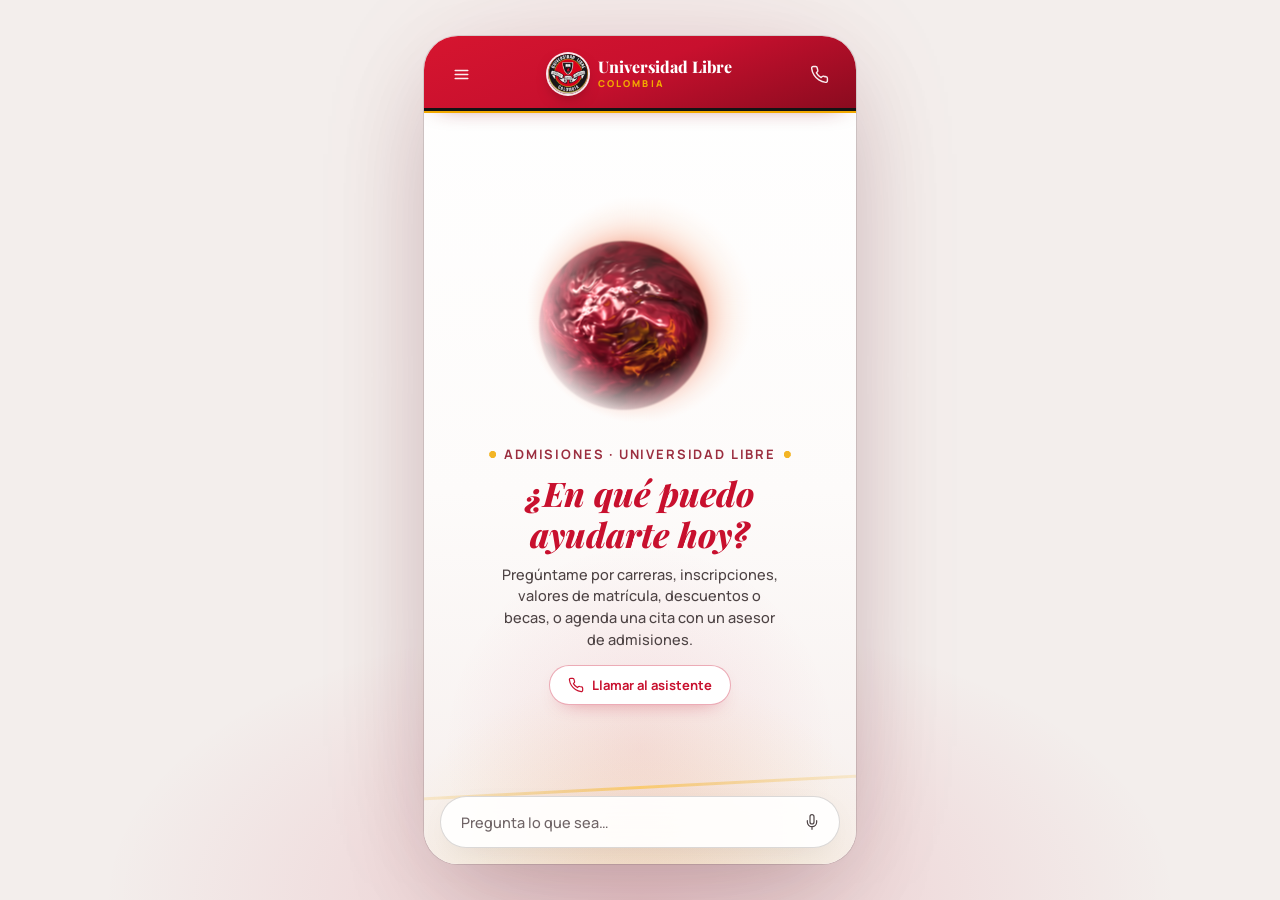
<file: index.html>
<!doctype html>
<html lang="es">
<head>
<meta charset="UTF-8" />
<title>Asistente Unilibre</title>
<meta name="viewport" content="width=device-width, initial-scale=1, viewport-fit=cover" />
<meta name="theme-color" content="#c8102e" />
<meta name="color-scheme" content="light" />
<link rel="manifest" href="/manifest.json" />
<link rel="icon" href="/icons/icon-32.png" sizes="32x32" type="image/png" />
<link rel="icon" href="/icons/icon-192.png" sizes="192x192" type="image/png" />
<link rel="apple-touch-icon" href="/icons/apple-touch-icon.png" />
<meta name="apple-mobile-web-app-capable" content="yes" />
<meta name="mobile-web-app-capable" content="yes" />
<meta name="apple-mobile-web-app-status-bar-style" content="default" />
<meta name="apple-mobile-web-app-title" content="Asistente Unilibre" />
<link rel="preconnect" href="https://fonts.googleapis.com">
<link rel="preconnect" href="https://fonts.gstatic.com" crossorigin>
<link href="https://fonts.googleapis.com/css2?family=Playfair+Display:ital,wght@0,400..900;1,400..900&family=Manrope:wght@400;500;600;700;800&display=swap" rel="stylesheet">
<style>
  /* ============ Tokens ============ */
  :root{
    --bg:                #ffffff;
    --bg-well:            #f3eeec;
    --surface:            #faf7f6;
    --surface-2:          #f2ebe9;
    --stroke:             rgba(26,20,21,.11);
    --stroke-strong:      rgba(26,20,21,.22);
    --text-primary:       #1a1415;
    --text-secondary:     #4d4344;
    --text-tertiary:      #6f6466;
    --accent:             #c8102e;
    --accent-bright:      #e1251b;
    --accent-deep:        #8a0b1f;
    --accent-core:        #fde3a7;
    --shadow-ambient:     rgba(200,16,46,.22);
    --sun: #f2a900;
    --leaf: #e1251b;
    --font-display:       'Playfair Display', Georgia, 'Times New Roman', serif;
    --font-sans:          'Manrope', -apple-system, 'Segoe UI', sans-serif;
  }

  *{ box-sizing:border-box; margin:0; padding:0; }
  html,body{ height:100%; overflow:hidden; overscroll-behavior:none; }
  body{
    background: var(--bg-well);
    color: var(--text-primary);
    font-family: var(--font-sans);
    -webkit-font-smoothing: antialiased;
  }
  ::selection{ background: var(--accent); color:#fff; }
  button{ font-family:inherit; }

  /* ============ Stage — pinned to the visual viewport (fixed+inset beats
     vh/dvh on mobile Chrome/Safari, whose dynamic toolbar resizes the layout
     viewport and can otherwise leave the page scrollable behind the app) ============ */
  .stage{
    position:fixed; inset:0;
    display:flex;
    align-items:center;
    justify-content:center;
    background:
      radial-gradient(60% 45% at 50% 100%, rgba(200,16,46,.16), transparent 70%),
      var(--bg-well);
  }

  .app{
    position:relative;
    width:100%;
    max-width:432px;
    height:100%;
    max-height:940px;
    display:flex;
    flex-direction:column;
    overflow:hidden;
    background: var(--bg);
    isolation:isolate;
  }
  @media (min-width:680px){
    .app{
      height:min(92dvh, 940px);
      border-radius:34px;
      box-shadow:
        0 0 0 1px var(--stroke),
        0 40px 100px -20px rgba(26,20,21,.22),
        0 0 140px -40px var(--shadow-ambient);
    }
  }

  /* ambient backdrop: white -> soft red/gold bloom -> gold swoosh (Universidad Libre: rojo, negro, amarillo, blanco) */
  .ambient{
    position:absolute; inset:0; z-index:0; pointer-events:none;
    background:
      radial-gradient(70% 38% at 50% 86%, rgba(200,16,46,.09), transparent 65%),
      radial-gradient(90% 42% at 50% 106%, rgba(242,169,0,.16), transparent 70%),
      linear-gradient(180deg, #ffffff 0%, #fdfbfa 55%, #f6efed 100%);
  }
  .ambient::after{
    content:"";
    position:absolute; left:-10%; right:-10%; bottom:9%;
    height:2px;
    background:linear-gradient(90deg, transparent, rgba(242,169,0,.55) 40%, rgba(255,190,40,.95) 50%, rgba(242,169,0,.55) 60%, transparent);
    height:3px;
    filter:blur(.4px);
    opacity:.6;
    transform:rotate(-3deg) scaleX(1.3);
  }
  .ambient .grain{
    position:absolute; inset:0;
    background-image:radial-gradient(rgba(26,20,21,.5) .6px, transparent .6px);
    background-size:14px 14px;
    -webkit-mask-image:radial-gradient(55% 35% at 18% 96%, #000 0%, transparent 70%);
            mask-image:radial-gradient(55% 35% at 18% 96%, #000 0%, transparent 70%);
    opacity:.12;
  }

  /* ============ Header ============ */
  .topbar{
    position:relative; z-index:3;
    display:flex; align-items:center; justify-content:space-between;
    padding: max(18px, env(safe-area-inset-top)) 18px 8px;
  }
  .iconbtn{
    width:38px; height:38px; border-radius:12px;
    display:flex; align-items:center; justify-content:center;
    background:transparent; border:1px solid transparent;
    color:var(--text-secondary);
    cursor:pointer;
    transition:background .18s ease, border-color .18s ease, color .18s ease;
  }
  .iconbtn:hover{ background:var(--surface); border-color:var(--stroke); color:var(--text-primary); }
  .iconbtn:active{ transform:scale(.94); }
  .iconbtn svg{ width:19px; height:19px; }

  .brand{ display:flex; align-items:center; gap:10px; }
  .brand img{ height:40px; width:40px; display:block; border-radius:50%; box-shadow:0 4px 14px -6px rgba(26,20,21,.5); }
  .brand-name{ display:flex; flex-direction:column; line-height:1.05; }
  .brand-name b{ font-family:var(--font-display); font-weight:800; font-size:16px; color:var(--text-primary); }
  .brand-name small{ font-size:9.5px; font-weight:800; letter-spacing:.22em; text-transform:uppercase; color:var(--accent); margin-top:3px; }

  .topbar-spacer{ width:38px; height:38px; flex-shrink:0; }

  /* ============ Drawer ============ */
  .scrim{
    position:absolute; inset:0; z-index:10;
    background:rgba(26,20,21,.28);
    backdrop-filter:blur(2px);
    opacity:0; pointer-events:none;
    transition:opacity .25s ease;
  }
  .app.drawer-open .scrim{ opacity:1; pointer-events:auto; }

  .drawer{
    position:absolute; top:0; bottom:0; left:0; z-index:11;
    width:78%; max-width:300px;
    background:linear-gradient(175deg, #ffffff, #f7f1ef);
    border-right:1px solid var(--stroke);
    transform:translateX(-100%);
    transition:transform .32s cubic-bezier(.32,.72,.24,1);
    padding:max(20px, env(safe-area-inset-top)) 16px 16px;
    display:flex; flex-direction:column; gap:4px;
  }
  .app.drawer-open .drawer{ transform:translateX(0); }

  .drawer h2{
    display:flex; align-items:center; gap:10px;
    font-family:var(--font-display); font-weight:800; font-style:italic;
    font-size:19px; color:var(--accent);
    padding:6px 10px 16px;
  }
  .drawer-mark{ height:30px; width:30px; border-radius:50%; }
  .drawer-item{
    display:flex; align-items:center; gap:12px;
    padding:11px 10px; border-radius:11px;
    color:var(--text-secondary); font-size:14px; font-weight:600;
    text-decoration:none;
    cursor:pointer; transition:background .15s ease, color .15s ease;
  }
  .drawer-item:hover{ background:var(--surface); color:var(--text-primary); }
  .drawer-item svg{ width:17px; height:17px; opacity:.8; flex-shrink:0; }
  .drawer-sep{ height:1px; background:var(--stroke); margin:10px 4px; }
  .drawer-foot{ margin-top:auto; padding:10px; font-size:11.5px; color:var(--text-tertiary); }

  /* ============ Hero (idle state) ============ */
  .hero{
    position:relative; z-index:2;
    flex:1;
    display:flex; flex-direction:column; align-items:center; justify-content:center;
    gap:26px;
    padding:10px 30px 0;
    transition:opacity .38s ease, transform .38s ease;
  }
  .app.chatting .hero{
    display:none;
  }

  /* orb-wrap keeps the original footprint so the hero's layout/spacing never
     moves; the canvas itself renders larger (via inset) than that footprint
     and overflows it, so the shader's glow has room to fade out. A radial
     mask fades the canvas's own alpha to fully transparent well inside that
     larger box — this (not mix-blend-mode, which had a small but consistent
     color mismatch at the canvas edge in Chrome) is what makes the edge
     disappear: at true alpha 0 there is nothing to blend, so no seam is
     possible regardless of exact shader colors. */
  .orb-wrap{
    position:relative;
    width:min(52vw, 220px); height:min(52vw, 220px);
  }
  canvas#orb{
    position:absolute; top:50%; left:50%;
    width:115%; height:115%;
    transform:translate(-50%,-50%);
    display:block;
    -webkit-mask-image: radial-gradient(circle closest-side, #000 50%, transparent 90%);
    mask-image: radial-gradient(circle closest-side, #000 50%, transparent 90%);
  }

  .greet{ text-align:center; display:flex; flex-direction:column; gap:10px; }
  .greet .hi{
    font-family:var(--font-sans); font-weight:700; font-size:13px;
    letter-spacing:.14em; text-transform:uppercase; color:var(--accent-bright);
    opacity:.85;
  }
  .greet h1{
    font-family:var(--font-display); font-weight:800; font-style:italic;
    font-size:clamp(26px, 6.6vw, 34px); line-height:1.18;
    color:var(--accent);
    text-wrap:balance;
  }
  .greet p{
    font-size:14.5px; color:var(--text-secondary); font-weight:500;
    max-width:280px; margin:0 auto; line-height:1.5;
  }

  .chips{
    display:flex; flex-wrap:wrap; justify-content:center; gap:8px;
    max-width:340px;
  }
  .chip{
    border:1px solid var(--stroke-strong);
    background:rgba(26,20,21,.02);
    color:var(--text-secondary);
    font-size:12.5px; font-weight:600;
    padding:9px 14px; border-radius:100px;
    cursor:pointer;
    transition:border-color .18s ease, color .18s ease, background .18s ease, transform .12s ease;
  }
  .chip:hover{ border-color:var(--accent); color:var(--text-primary); background:rgba(200,16,46,.09); }
  .chip:active{ transform:scale(.96); }

  /* ============ Thread (chat state) ============ */
  .thread{
    position:relative; z-index:2;
    flex:1; min-height:0;
    display:none;
    flex-direction:column;
    overflow-y:auto;
    -webkit-overflow-scrolling:touch;
    overscroll-behavior:contain;
    padding:6px 18px 14px;
    gap:16px;
    scrollbar-width:thin;
    scrollbar-color:rgba(225,37,27,.35) transparent;
  }
  .thread::-webkit-scrollbar{ width:5px; }
  .thread::-webkit-scrollbar-track{ background:transparent; }
  .thread::-webkit-scrollbar-thumb{ background:rgba(225,37,27,.35); border-radius:100px; }
  .thread::-webkit-scrollbar-thumb:hover{ background:rgba(225,37,27,.55); }
  .app.chatting .thread{ display:flex; }

  .msg{
    display:flex; gap:10px; max-width:86%;
    animation:msg-in .38s cubic-bezier(.22,.9,.32,1) both;
  }
  @keyframes msg-in{
    from{ opacity:0; transform:translateY(10px); }
    to{ opacity:1; transform:translateY(0); }
  }
  .msg.user{ align-self:flex-end; flex-direction:row-reverse; }
  .msg.bot{ align-self:flex-start; }

  .bubble{
    padding:12px 15px; border-radius:18px;
    font-size:14.5px; line-height:1.5; font-weight:500;
    white-space:pre-line;
  }
  .msg.user .bubble{
    background:linear-gradient(155deg, var(--accent), #8a0b1f);
    color:#fff;
    border-bottom-right-radius:6px;
    box-shadow:0 6px 18px -8px rgba(200,16,46,.6);
  }
  .msg.bot .bubble{
    background:var(--surface);
    border:1px solid var(--stroke);
    color:var(--text-primary);
    border-bottom-left-radius:6px;
  }
  .bubble-sources{
    margin:-8px 0 0 38px;
    font-size:12px; color:var(--text-secondary);
    display:flex; flex-wrap:wrap; gap:6px;
  }
  .bubble-sources span{
    background:var(--surface); border:1px solid var(--stroke);
    border-radius:999px; padding:3px 10px;
  }

  .bot-avatar{
    width:28px; height:28px; border-radius:50%; flex-shrink:0;
    background:radial-gradient(circle at 35% 30%, #f2a900, var(--accent) 45%, var(--accent-deep) 100%);
    box-shadow:0 0 12px -2px rgba(200,16,46,.8);
    margin-top:2px;
  }
  .bot-avatar.thinking{ animation:think-pulse 1.1s ease-in-out infinite; }
  @keyframes think-pulse{
    0%,100%{ transform:scale(1); filter:brightness(1); }
    50%{ transform:scale(1.15); filter:brightness(1.35); }
  }

  .typing{ display:flex; gap:4px; align-items:center; padding:14px 15px; }
  .typing i{
    width:6px; height:6px; border-radius:50%; background:var(--text-tertiary);
    animation:typing-bounce 1.2s ease-in-out infinite;
  }
  .typing i:nth-child(2){ animation-delay:.15s; }
  .typing i:nth-child(3){ animation-delay:.3s; }
  @keyframes typing-bounce{
    0%,60%,100%{ transform:translateY(0); opacity:.5; }
    30%{ transform:translateY(-4px); opacity:1; }
  }

  /* ============ Composer ============ */
  .composer{
    position:relative; z-index:3;
    padding:10px 16px max(16px, env(safe-area-inset-bottom));
    flex-shrink:0;
  }
  .composer-bar{
    display:flex; align-items:center; gap:6px;
    background:rgba(255,255,255,.92);
    -webkit-backdrop-filter:blur(24px) saturate(180%);
    backdrop-filter:blur(24px) saturate(180%);
    border:1px solid rgba(26,20,21,.16);
    border-radius:100px;
    padding:6px 6px 6px 20px;
    box-shadow:0 10px 34px -14px rgba(26,20,21,.15), inset 0 1px 0 rgba(255,255,255,.08);
    transition:border-color .2s ease, box-shadow .2s ease, background .2s ease;
  }
  .composer-bar:focus-within{
    border-color:var(--accent);
    background:#fff;
    box-shadow:0 0 0 4px rgba(200,16,46,.14), inset 0 1px 0 rgba(255,255,255,.1);
  }
  .composer-bar input{
    flex:1; background:none; border:none; outline:none;
    color:var(--text-primary); font-size:14.5px; font-weight:500;
    font-family:var(--font-sans);
    min-width:0;
  }
  .composer-bar input::placeholder{ color:var(--text-tertiary); }

  .round-btn{
    width:38px; height:38px; border-radius:50%; flex-shrink:0;
    display:flex; align-items:center; justify-content:center;
    border:none; cursor:pointer;
    transition:transform .15s ease, background .18s ease, opacity .18s ease;
  }
  .round-btn:active{ transform:scale(.92); }
  .mic-btn{ background:transparent; color:var(--text-secondary); }
  .mic-btn:hover{ color:var(--text-primary); }
  .send-btn{
    background:linear-gradient(155deg, var(--accent-bright), var(--accent));
    color:#fff;
    box-shadow:0 4px 14px -4px rgba(200,16,46,.7);
    opacity:0; pointer-events:none; width:0; margin-right:-4px;
  }
  .composer-bar.has-text .send-btn{ opacity:1; pointer-events:auto; width:38px; margin-right:0; }
  .composer-bar.has-text .mic-btn{ display:none; }
  .send-btn svg, .mic-btn svg{ width:16px; height:16px; }
  .mic-btn.is-listening{ color:#fff; background:linear-gradient(155deg, var(--accent-bright), var(--accent)); animation:mic-pulse 1.2s ease-in-out infinite; }
  @keyframes mic-pulse{ 0%,100%{ box-shadow:0 0 0 0 rgba(200,16,46,.45); } 50%{ box-shadow:0 0 0 7px rgba(200,16,46,0); } }

  .disclaimer{
    text-align:center; font-size:10.5px; color:var(--text-tertiary);
    margin-top:9px; letter-spacing:.01em;
  }

  /* ============ In-chat action cards (scheduling, handoff, links) ============ */
  .bubble.card{
    display:flex; flex-wrap:wrap; gap:8px;
    background:var(--surface); border:1px solid var(--stroke);
  }
  .card-chip{
    border:1px solid var(--stroke-strong);
    background:rgba(26,20,21,.02);
    color:var(--text-secondary);
    font-size:12.5px; font-weight:600;
    padding:8px 13px; border-radius:100px;
    cursor:pointer;
    transition:border-color .18s ease, color .18s ease, background .18s ease, transform .12s ease, opacity .18s ease;
  }
  .card-chip:hover:not(:disabled){ border-color:var(--accent); color:var(--text-primary); background:rgba(200,16,46,.09); }
  .card-chip.is-suggested{ border-color:rgba(225,37,27,.5); color:var(--text-primary); }
  .card-chip.is-picked{ background:linear-gradient(155deg, var(--accent-bright), var(--accent)); border-color:transparent; color:#fff; }
  .card-chip:disabled{ pointer-events:none; }
  .card-chip.is-disabled{ opacity:.35; }

  .linkcard-wrap{ padding:8px !important; }
  .linkcard{
    display:inline-flex; align-items:center; gap:8px;
    padding:11px 15px; border-radius:14px;
    background:linear-gradient(155deg, rgba(225,37,27,.16), rgba(200,16,46,.05));
    border:1px solid rgba(225,37,27,.32);
    color:var(--text-primary); text-decoration:none;
    font-size:13.5px; font-weight:700;
    transition:border-color .18s ease, background .18s ease, transform .12s ease;
  }
  .linkcard:hover{ border-color:var(--accent); background:linear-gradient(155deg, rgba(225,37,27,.24), rgba(200,16,46,.1)); }
  .linkcard:active{ transform:scale(.97); }
  .linkcard svg{ width:15px; height:15px; flex-shrink:0; }

  .drawer-item{ position:relative; }
  .drawer-item .tag{
    margin-left:auto; font-size:9.5px; font-weight:800; letter-spacing:.06em; text-transform:uppercase;
    color:var(--accent-bright); background:rgba(200,16,46,.16); border:1px solid rgba(225,37,27,.32);
    padding:2px 7px; border-radius:100px;
  }

  /* ============ Llamada de voz con el asistente ============ */
  .call-cta{
    display:inline-flex; align-items:center; gap:8px; margin:4px auto 0;
    padding:10px 18px; border-radius:100px; cursor:pointer;
    border:1px solid rgba(200,16,46,.35); background:#fff; color:var(--accent);
    font-family:var(--font-sans); font-size:13px; font-weight:700;
    box-shadow:0 8px 20px -14px rgba(200,16,46,.7);
    transition:background .18s ease, border-color .18s ease, transform .12s ease;
  }
  .call-cta:hover{ background:rgba(200,16,46,.06); border-color:var(--accent); }
  .call-cta:active{ transform:scale(.97); }
  .call-cta svg{ width:16px; height:16px; }

  .call{
    position:absolute; inset:0; z-index:20;
    display:flex; flex-direction:column;
    background:
      radial-gradient(70% 40% at 50% 92%, rgba(200,16,46,.10), transparent 70%),
      radial-gradient(90% 40% at 50% 108%, rgba(242,169,0,.16), transparent 70%),
      linear-gradient(180deg, #ffffff 0%, #fdfbfa 55%, #f6efed 100%);
    opacity:0; pointer-events:none; transform:translateY(14px);
    transition:opacity .3s ease, transform .35s cubic-bezier(.22,.9,.32,1);
  }
  .app.in-call .call{ opacity:1; pointer-events:auto; transform:none; }

  .call-top{
    position:relative; display:flex; align-items:center; gap:12px;
    padding:max(18px, env(safe-area-inset-top)) 20px 16px;
    background:linear-gradient(160deg, #d6152f 0%, #c8102e 48%, #8a0b1f 100%); color:#fff;
  }
  .call-top::after{
    content:""; position:absolute; left:0; right:0; bottom:-5px; height:5px;
    background:linear-gradient(180deg, #141414 0 3px, #f2a900 3px 5px);
  }
  .call-top img{ width:38px; height:38px; border-radius:50%; box-shadow:0 0 0 2px rgba(255,255,255,.9); }
  .call-top div{ display:flex; flex-direction:column; line-height:1.15; }
  .call-top b{ font-family:var(--font-display); font-size:17px; font-weight:700; }
  .call-top span{ font-size:11.5px; font-weight:600; color:rgba(255,255,255,.8); margin-top:3px; font-variant-numeric:tabular-nums; }
  .call-live{
    margin-left:auto; display:inline-flex; align-items:center; gap:6px;
    font-size:9.5px; font-weight:800; letter-spacing:.14em; text-transform:uppercase;
    color:#141414; background:#f2a900; padding:5px 10px; border-radius:100px;
  }
  .call-live::before{ content:""; width:6px; height:6px; border-radius:50%; background:#c8102e; animation:live-blink 1.4s ease-in-out infinite; }
  @keyframes live-blink{ 50%{ opacity:.25; } }

  .call-stage{
    flex:1; min-height:0; display:flex; flex-direction:column; align-items:center; justify-content:center;
    gap:22px; padding:24px 28px 8px; text-align:center;
  }
  .call-orb{ position:relative; width:min(62vw, 250px); height:min(62vw, 250px); cursor:pointer; }
  .call-orb canvas{
    position:absolute; top:50%; left:50%; width:115%; height:115%; transform:translate(-50%,-50%);
    -webkit-mask-image:radial-gradient(circle closest-side, #000 50%, transparent 90%);
            mask-image:radial-gradient(circle closest-side, #000 50%, transparent 90%);
  }
  .call-status{
    display:inline-flex; align-items:center; gap:9px;
    font-size:11.5px; font-weight:800; letter-spacing:.2em; text-transform:uppercase; color:#8a0b1f;
  }
  .call-status::before, .call-status::after{
    content:""; width:8px; height:8px; background:#f2a900;
    clip-path:polygon(29.3% 0, 70.7% 0, 100% 29.3%, 100% 70.7%, 70.7% 100%, 29.3% 100%, 0 70.7%, 0 29.3%);
  }
  .call.is-listening .call-status::before, .call.is-listening .call-status::after{ animation:live-blink 1.1s ease-in-out infinite; }
  .call-caption{
    min-height:92px; max-width:340px; display:flex; flex-direction:column; gap:8px; justify-content:flex-start;
  }
  .call-caption .you{ font-size:13.5px; font-weight:600; color:var(--text-tertiary); }
  .call-caption .you.interim{ opacity:.7; }
  .call-caption .bot{
    font-family:var(--font-display); font-style:italic; font-size:19px; line-height:1.35; color:var(--text-primary);
    display:-webkit-box; -webkit-line-clamp:5; -webkit-box-orient:vertical; overflow:hidden;
  }
  .call-hint{ font-size:11px; color:var(--text-tertiary); min-height:15px; }
  .call-error{
    max-width:320px; font-size:13.5px; line-height:1.5; color:var(--text-secondary);
    background:#fff; border-top:3px solid #c8102e; border-radius:14px; padding:14px 16px;
    box-shadow:0 14px 30px -22px rgba(26,20,21,.4);
  }

  .call-controls{
    display:flex; align-items:flex-start; justify-content:center; gap:28px;
    padding:12px 24px max(26px, env(safe-area-inset-bottom));
  }
  .call-ctl{ display:flex; flex-direction:column; align-items:center; gap:8px; background:none; border:0; cursor:pointer;
    font-size:10.5px; font-weight:700; color:var(--text-secondary); font-family:var(--font-sans); }
  .call-ctl i{
    width:56px; height:56px; border-radius:50%; display:flex; align-items:center; justify-content:center;
    background:#fff; border:1px solid var(--stroke-strong); color:var(--text-primary);
    box-shadow:0 10px 24px -16px rgba(26,20,21,.5); transition:transform .12s ease, background .18s ease, color .18s ease;
  }
  .call-ctl:active i{ transform:scale(.93); }
  .call-ctl svg{ width:22px; height:22px; }
  .call-ctl.is-off i{ background:#141414; color:#fff; border-color:#141414; box-shadow:inset 0 -3px 0 #f2a900; }
  .call-ctl.hangup i{
    width:68px; height:68px; border:0; color:#fff;
    background:linear-gradient(160deg, #e1251b, #c8102e 55%, #8a0b1f);
    box-shadow:0 14px 30px -10px rgba(200,16,46,.75);
  }
  .call-ctl.hangup svg{ width:28px; height:28px; transform:rotate(135deg); }
  .call-ctl.hangup{ color:#8a0b1f; }

  .call-divider{
    align-self:center; display:inline-flex; align-items:center; gap:8px;
    font-size:10.5px; font-weight:800; letter-spacing:.12em; text-transform:uppercase; color:#8a0b1f;
    padding:4px 0;
  }
  .call-divider::before, .call-divider::after{ content:""; width:22px; height:1px; background:#f2a900; }

  @media (prefers-reduced-motion: reduce){
    *{ animation-duration:.001ms !important; animation-iteration-count:1 !important; transition-duration:.001ms !important; }
  }
</style>
<link rel="stylesheet" href="styles/unilibre.css" />
</head>
<body>

<div class="stage">
  <div class="app" id="app">
    <div class="ambient"><div class="grain"></div></div>

    <div class="scrim" id="scrim"></div>
    <nav class="drawer" id="drawer">
      <h2><img class="drawer-mark" src="icons/unilibre-escudo.png" alt="" />Asistente Unilibre</h2>
      <div class="drawer-item" data-action="new">
        <svg viewBox="0 0 24 24" fill="none" stroke="currentColor" stroke-width="1.8" stroke-linecap="round"><path d="M12 5v14M5 12h14"/></svg>
        Nueva conversación
      </div>
      <div class="drawer-item" data-action="call">
        <svg viewBox="0 0 24 24" fill="none" stroke="currentColor" stroke-width="1.8" stroke-linecap="round" stroke-linejoin="round"><path d="M22 16.9v3a2 2 0 0 1-2.2 2 19.8 19.8 0 0 1-8.6-3.1 19.5 19.5 0 0 1-6-6A19.8 19.8 0 0 1 2.1 4.2 2 2 0 0 1 4.1 2h3a2 2 0 0 1 2 1.7c.1 1 .4 1.9.7 2.8a2 2 0 0 1-.5 2.1L8.1 9.9a16 16 0 0 0 6 6l1.3-1.3a2 2 0 0 1 2.1-.4c.9.3 1.8.6 2.8.7a2 2 0 0 1 1.7 2Z"/></svg>
        Llamar al asistente <span class="tag">Voz</span>
      </div>
      <a class="drawer-item" href="screens/programas/index.html">
        <svg viewBox="0 0 24 24" fill="none" stroke="currentColor" stroke-width="1.8" stroke-linecap="round" stroke-linejoin="round"><path d="M4 19.5A2.5 2.5 0 0 1 6.5 17H20"/><path d="M6.5 2H20v20H6.5A2.5 2.5 0 0 1 4 19.5v-15A2.5 2.5 0 0 1 6.5 2Z"/></svg>
        Programas de formación
      </a>
      <a class="drawer-item" href="screens/citas/index.html">
        <svg viewBox="0 0 24 24" fill="none" stroke="currentColor" stroke-width="1.8" stroke-linecap="round" stroke-linejoin="round"><rect x="3" y="4" width="18" height="16" rx="2"/><path d="M8 2v4M16 2v4M3 10h18"/><path d="M8.5 15.5l1.8 1.8L15.5 13.5"/></svg>
        Mis citas
      </a>
      <a class="drawer-item" href="screens/proceso/index.html">
        <svg viewBox="0 0 24 24" fill="none" stroke="currentColor" stroke-width="1.8" stroke-linecap="round" stroke-linejoin="round"><path d="M4 20V11M12 20V4M20 20v-7"/></svg>
        Mi proceso
      </a>
      <div class="drawer-sep"></div>
      <div class="drawer-item" data-action="settings" role="button" tabindex="0">
        <svg viewBox="0 0 24 24" fill="none" stroke="currentColor" stroke-width="1.8" stroke-linecap="round" stroke-linejoin="round"><circle cx="12" cy="12" r="3"/><path d="M19.4 15a1.65 1.65 0 0 0 .33 1.82l.06.06a2 2 0 1 1-2.83 2.83l-.06-.06a1.65 1.65 0 0 0-1.82-.33 1.65 1.65 0 0 0-1 1.51V21a2 2 0 0 1-4 0v-.09A1.65 1.65 0 0 0 9 19.4a1.65 1.65 0 0 0-1.82.33l-.06.06a2 2 0 1 1-2.83-2.83l.06-.06A1.65 1.65 0 0 0 4.6 15a1.65 1.65 0 0 0-1.51-1H3a2 2 0 0 1 0-4h.09A1.65 1.65 0 0 0 4.6 9a1.65 1.65 0 0 0-.33-1.82l-.06-.06a2 2 0 1 1 2.83-2.83l.06.06A1.65 1.65 0 0 0 9 4.6a1.65 1.65 0 0 0 1-1.51V3a2 2 0 0 1 4 0v.09a1.65 1.65 0 0 0 1 1.51 1.65 1.65 0 0 0 1.82-.33l.06-.06a2 2 0 1 1 2.83 2.83l-.06.06A1.65 1.65 0 0 0 19.4 9a1.65 1.65 0 0 0 1.51 1H21a2 2 0 0 1 0 4h-.09a1.65 1.65 0 0 0-1.51 1Z"/></svg>
        Borrar mis datos
      </div>
      <a class="drawer-item" href="screens/asesor/index.html">
        <svg viewBox="0 0 24 24" fill="none" stroke="currentColor" stroke-width="1.8" stroke-linecap="round" stroke-linejoin="round"><path d="M4 14v-2a8 8 0 0 1 16 0v2"/><rect x="2.5" y="14" width="4" height="6" rx="1.5"/><rect x="17.5" y="14" width="4" height="6" rx="1.5"/><path d="M19.5 20a4 4 0 0 1-4 4h-2"/></svg>
        Panel del asesor <span class="tag">Asesores</span>
      </a>
      <div class="drawer-foot">Universidad Libre &middot; Agente de Admisiones</div>
    </nav>

    <header class="topbar">
      <button class="iconbtn" id="menuBtn" aria-label="Abrir menú">
        <svg viewBox="0 0 24 24" fill="none" stroke="currentColor" stroke-width="1.8" stroke-linecap="round"><path d="M4 7h16M4 12h16M4 17h16"/></svg>
      </button>
      <div class="brand"><img src="icons/unilibre-escudo.png" alt="" /><span class="brand-name"><b>Universidad Libre</b><small>Colombia</small></span></div>
      <button class="iconbtn" data-action="call" aria-label="Llamar al asistente">
        <svg viewBox="0 0 24 24" fill="none" stroke="currentColor" stroke-width="1.8" stroke-linecap="round" stroke-linejoin="round"><path d="M22 16.9v3a2 2 0 0 1-2.2 2 19.8 19.8 0 0 1-8.6-3.1 19.5 19.5 0 0 1-6-6A19.8 19.8 0 0 1 2.1 4.2 2 2 0 0 1 4.1 2h3a2 2 0 0 1 2 1.7c.1 1 .4 1.9.7 2.8a2 2 0 0 1-.5 2.1L8.1 9.9a16 16 0 0 0 6 6l1.3-1.3a2 2 0 0 1 2.1-.4c.9.3 1.8.6 2.8.7a2 2 0 0 1 1.7 2Z"/></svg>
      </button>
    </header>

    <main class="hero" id="hero">
      <div class="orb-wrap">
        <canvas id="orb"></canvas>
      </div>
      <div class="greet">
        <span class="hi">Admisiones · Universidad Libre</span>
        <h1>¿En qué puedo<br>ayudarte hoy?</h1>
        <p>Pregúntame por carreras, inscripciones, valores de matrícula, descuentos o becas, o agenda una cita con un asesor de admisiones.</p>
        <button class="call-cta" data-action="call" type="button"><svg viewBox="0 0 24 24" fill="none" stroke="currentColor" stroke-width="1.8" stroke-linecap="round" stroke-linejoin="round"><path d="M22 16.9v3a2 2 0 0 1-2.2 2 19.8 19.8 0 0 1-8.6-3.1 19.5 19.5 0 0 1-6-6A19.8 19.8 0 0 1 2.1 4.2 2 2 0 0 1 4.1 2h3a2 2 0 0 1 2 1.7c.1 1 .4 1.9.7 2.8a2 2 0 0 1-.5 2.1L8.1 9.9a16 16 0 0 0 6 6l1.3-1.3a2 2 0 0 1 2.1-.4c.9.3 1.8.6 2.8.7a2 2 0 0 1 1.7 2Z"/></svg>Llamar al asistente</button>
      </div>
    </main>

    <section class="thread" id="thread" role="log" aria-live="polite" aria-label="Conversación con el asistente"></section>

    <footer class="composer">
      <div class="composer-bar" id="composerBar">
        <input id="input" type="text" placeholder="Pregunta lo que sea…" autocomplete="off" />
        <button class="round-btn mic-btn" id="micBtn" type="button" aria-label="Dictar un mensaje">
          <svg viewBox="0 0 24 24" fill="none" stroke="currentColor" stroke-width="1.8" stroke-linecap="round" stroke-linejoin="round"><path d="M12 1a3 3 0 0 0-3 3v8a3 3 0 0 0 6 0V4a3 3 0 0 0-3-3Z"/><path d="M19 10v2a7 7 0 0 1-14 0v-2M12 19v4"/></svg>
        </button>
        <button class="round-btn send-btn" id="sendBtn" aria-label="Enviar">
          <svg viewBox="0 0 24 24" fill="none" stroke="currentColor" stroke-width="2" stroke-linecap="round" stroke-linejoin="round"><path d="M22 2 11 13"/><path d="M22 2 15 22l-4-9-9-4 20-7Z"/></svg>
        </button>
      </div>
    </footer>

    <!-- Llamada de voz: el aspirante habla, el asistente responde en voz alta -->
    <section class="call" id="call" aria-hidden="true" aria-label="Llamada con el asistente">
      <header class="call-top">
        <img src="icons/unilibre-escudo.png" alt="" />
        <div><b>Asistente Unilibre</b><span id="callTimer">Llamada de voz · 0:00</span></div>
        <span class="call-live">En línea</span>
      </header>
      <div class="call-stage">
        <div class="call-orb" id="callOrb" title="Toca para interrumpir"></div>
        <div class="call-status" id="callStatus">Conectando</div>
        <div class="call-caption" id="callCaption" aria-live="polite"></div>
        <div class="call-hint" id="callHint"></div>
      </div>
      <div class="call-controls">
        <button class="call-ctl" id="callMute" type="button" aria-pressed="false">
          <i><svg viewBox="0 0 24 24" fill="none" stroke="currentColor" stroke-width="1.8" stroke-linecap="round" stroke-linejoin="round"><path d="M12 1a3 3 0 0 0-3 3v8a3 3 0 0 0 6 0V4a3 3 0 0 0-3-3Z"/><path d="M19 10v2a7 7 0 0 1-14 0v-2M12 19v4"/></svg></i>
          <span>Micrófono</span>
        </button>
        <button class="call-ctl hangup" id="callHangup" type="button">
          <i><svg viewBox="0 0 24 24" fill="none" stroke="currentColor" stroke-width="1.8" stroke-linecap="round" stroke-linejoin="round"><path d="M22 16.9v3a2 2 0 0 1-2.2 2 19.8 19.8 0 0 1-8.6-3.1 19.5 19.5 0 0 1-6-6A19.8 19.8 0 0 1 2.1 4.2 2 2 0 0 1 4.1 2h3a2 2 0 0 1 2 1.7c.1 1 .4 1.9.7 2.8a2 2 0 0 1-.5 2.1L8.1 9.9a16 16 0 0 0 6 6l1.3-1.3a2 2 0 0 1 2.1-.4c.9.3 1.8.6 2.8.7a2 2 0 0 1 1.7 2Z"/></svg></i>
          <span>Colgar</span>
        </button>
        <button class="call-ctl" id="callVoice" type="button" aria-pressed="false">
          <i><svg viewBox="0 0 24 24" fill="none" stroke="currentColor" stroke-width="1.8" stroke-linecap="round" stroke-linejoin="round"><path d="M11 5 6 9H2v6h4l5 4V5Z"/><path d="M15.5 8.5a5 5 0 0 1 0 7M19 5a10 10 0 0 1 0 14"/></svg></i>
          <span>Voz</span>
        </button>
      </div>
    </section>
  </div>
</div>

<script src="js/config.js"></script>
<script src="js/programas-unilibre.js"></script>
<script>
(function(){
  "use strict";

  /* ---------- Orb: WebGL liquid sphere (height-mapped fluid lighting) ---------- */
  var speed = 1; // kept: still referenced by typingThenRespond() below

  var AJUSTES_ORBE = {
    velocidad: 0.55,
    escala:    1.35,
    relieve:   0.62,
    brillo:    26.0,
    pliegue:   2.60,
    giro:      0.55
  };

  var ORBE_VERT = "attribute vec2 aPos; void main(){ gl_Position = vec4(aPos, 0.0, 1.0); }";

  var ORBE_FRAG = [
  "precision highp float;",
  "uniform vec2  uRes;",
  "uniform float uTime, uEnergia;",
  "uniform float uVel, uEscala, uRelieve, uBrillo, uPliegue, uGiro;",
  "const vec3 C_FONDO   = vec3(1.000, 1.000, 1.000);",
  "const vec3 C_NEGRO   = vec3(0.060, 0.020, 0.025);",
  "const vec3 C_SANGRE  = vec3(0.780, 0.063, 0.180);",
  "const vec3 C_VIVO    = vec3(0.920, 0.160, 0.120);",
  "const vec3 C_MAGENTA = vec3(0.950, 0.663, 0.000);",
  "const vec3 C_LUZ     = vec3(1.000, 0.970, 0.900);",
  "float hash(vec3 p){",
  "  p = fract(p * 0.3183099 + vec3(0.1, 0.2, 0.3));",
  "  p *= 17.0;",
  "  return fract(p.x * p.y * p.z * (p.x + p.y + p.z));",
  "}",
  "float ruido(vec3 x){",
  "  vec3 i = floor(x); vec3 f = fract(x);",
  "  f = f * f * (3.0 - 2.0 * f);",
  "  return mix(",
  "    mix(mix(hash(i+vec3(0.0,0.0,0.0)), hash(i+vec3(1.0,0.0,0.0)), f.x),",
  "        mix(hash(i+vec3(0.0,1.0,0.0)), hash(i+vec3(1.0,1.0,0.0)), f.x), f.y),",
  "    mix(mix(hash(i+vec3(0.0,0.0,1.0)), hash(i+vec3(1.0,0.0,1.0)), f.x),",
  "        mix(hash(i+vec3(0.0,1.0,1.0)), hash(i+vec3(1.0,1.0,1.0)), f.x), f.y), f.z);",
  "}",
  "float fbm(vec3 p){",
  "  float v = 0.0, a = 0.56;",
  "  for(int i = 0; i < 4; i++){ v += a * ruido(p); p *= 2.06; a *= 0.5; }",
  "  return v;",
  "}",
  "void main(){",
  "  vec2 uv = (gl_FragCoord.xy - 0.5 * uRes) / min(uRes.x, uRes.y);",
  "  float r = length(uv);",
  "  float t = uTime;",
  "  float e = uEnergia;",
  "  float flujo = t * uVel * (1.0 + 1.1 * e);",
  "  float respira = 1.0 + 0.017 * sin(t * 0.8) + 0.013 * e * sin(t * 2.6);",
  "  float R = 0.385 * respira;",
  "  float aa = 1.8 / min(uRes.x, uRes.y);",
  "  float mascara = smoothstep(R, R - aa - 0.004, r);",
  "  vec3 col = C_FONDO;",
  "  float halo      = exp(-max(r - R, 0.0) * 9.5);",
  "  float haloAncho = exp(-max(r - R, 0.0) * 3.0);",
  "  col = mix(col, C_VIVO,    halo      * (0.30 + 0.25 * e));",
  "  col = mix(col, C_MAGENTA, haloAncho * (0.10 + 0.12 * e));",
  "  if(mascara > 0.001){",
  "    float z = sqrt(max(1.0 - (r/R)*(r/R), 0.0));",
  "    vec3 n = vec3(uv / R, z);",
  "    float ang = flujo * uGiro + (1.0 - r/R) * 1.2;",
  "    float ca = cos(ang), sa = sin(ang);",
  "    vec2 su = mat2(ca, -sa, sa, ca) * (uv / R);",
  "    vec3 p = vec3(su, z) * uEscala - n * (1.0 - z) * 0.40;",
  "    p.y += 0.30 * sin(p.x * 1.6 + flujo * 1.8);",
  "    p.x += 0.20 * sin(p.y * 1.2 - flujo * 1.3);",
  "    vec3 q = vec3(",
  "      fbm(p + vec3(0.0, 0.0, flujo)),",
  "      fbm(p + vec3(5.2, 1.3, flujo * 0.85)),",
  "      fbm(p + vec3(9.1, 4.7, flujo * 1.15))",
  "    );",
  "    vec3 pw = p + uPliegue * q;",
  "    float eps = 0.055;",
  "    float h  = fbm(pw + vec3(0.0, 0.0, flujo * 0.55));",
  "    float hx = fbm(pw + vec3(eps, 0.0, flujo * 0.55));",
  "    float hy = fbm(pw + vec3(0.0, eps, flujo * 0.55));",
  "    float onda = sin(r * 26.0 - t * 5.0) * 0.5 + 0.5;",
  "    h += onda * 0.10 * e;",
  "    vec2 pendiente = vec2(hx - h, hy - h) / eps;",
  "    vec3 N = normalize(n + vec3(-pendiente * uRelieve * (0.35 + 0.65 * z), 0.0));",
  "    vec3 V = vec3(0.0, 0.0, 1.0);",
  "    vec3 L1 = normalize(vec3(-0.48, 0.58, 0.66));",
  "    vec3 L2 = normalize(vec3( 0.55,-0.42, 0.72));",
  "    float dif1 = max(dot(N, L1), 0.0);",
  "    float dif2 = max(dot(N, L2), 0.0);",
  "    vec3 H1 = normalize(L1 + V);",
  "    vec3 H2 = normalize(L2 + V);",
  "    float esp1 = pow(max(dot(N, H1), 0.0), uBrillo);",
  "    float esp2 = pow(max(dot(N, H2), 0.0), uBrillo * 1.6);",
  "    vec3 Rv = reflect(-V, N);",
  "    float entorno = smoothstep(-0.15, 0.95, Rv.y);",
  "    float fresnel = pow(1.0 - z, 3.0);",
  "    float hv = clamp(h, 0.0, 1.0);",
  "    vec3 cuerpo = mix(C_NEGRO, C_SANGRE, smoothstep(0.20, 0.82, hv));",
  "    cuerpo = mix(cuerpo, C_VIVO, pow(smoothstep(0.60, 1.00, hv), 2.0) * 0.50);",
  "    vec3 esfera = cuerpo * (0.20 + 0.85 * dif1 + 0.25 * dif2);",
  "    esfera += C_LUZ     * esp1 * (1.05 + 0.55 * e);",
  "    esfera += C_MAGENTA * esp2 * (0.60 + 0.40 * e);",
  "    esfera += C_LUZ     * entorno * 0.10;",
  "    esfera += C_VIVO    * fresnel * (0.38 + 0.28 * e);",
  "    float nucleo = exp(-pow(r / R, 2.0) * 3.2);",
  "    esfera += C_VIVO * nucleo * (0.05 + 0.70 * e) * (0.74 + 0.26 * sin(t * 3.1));",
  "    esfera *= mix(0.72, 1.0, smoothstep(0.0, 0.80, r / R));",
  "    col = mix(col, esfera, mascara);",
  "  }",
  "  col = pow(max(col, 0.0), vec3(0.90));",
  "  gl_FragColor = vec4(col, 1.0);",
  "}"
  ].join("\n");

  function EsferaLiquida(canvas, ajustes){
    this.canvas = canvas;
    this.aj = Object.assign({}, AJUSTES_ORBE, ajustes || {});
    this.energia = 0; this.energiaObjetivo = 0;
    this.tiempo = 0; this.ultimo = performance.now(); this.activo = true;
    this.dprMax = 1.75;
    // The canvas element is rendered slightly larger than its visual footprint
    // (see CSS: canvas#orb width/height) so the mask has a little room to work
    // with. Dividing uRes by this factor keeps the sphere the same on-screen
    // size regardless of that extra canvas margin.
    this.zoom = 1.15;

    var gl = canvas.getContext('webgl', {
      alpha:false, antialias:false, depth:false, powerPreference:'low-power'
    });
    if(!gl){ this.respaldo(); return; }
    this.gl = gl;

    var prog = this.compilar(ORBE_VERT, ORBE_FRAG);
    if(!prog){ this.respaldo(); return; }
    gl.useProgram(prog); this.prog = prog;

    var buf = gl.createBuffer();
    gl.bindBuffer(gl.ARRAY_BUFFER, buf);
    gl.bufferData(gl.ARRAY_BUFFER, new Float32Array([-1,-1, 3,-1, -1,3]), gl.STATIC_DRAW);
    var loc = gl.getAttribLocation(prog, 'aPos');
    gl.enableVertexAttribArray(loc);
    gl.vertexAttribPointer(loc, 2, gl.FLOAT, false, 0, 0);

    this.u = {};
    ['uRes','uTime','uEnergia','uVel','uEscala','uRelieve','uBrillo','uPliegue','uGiro'].forEach(function(k){
      this.u[k] = gl.getUniformLocation(prog, k);
    }, this);

    this.onResize = function(){ this.redimensionar(); }.bind(this);
    window.addEventListener('resize', this.onResize, { passive:true });
    this.redimensionar();

    this.onVis = function(){ this.activo = !document.hidden; this.ultimo = performance.now(); }.bind(this);
    document.addEventListener('visibilitychange', this.onVis);
    this.mq = window.matchMedia('(prefers-reduced-motion: reduce)');

    this.bucle = this.bucle.bind(this);
    this.raf = requestAnimationFrame(this.bucle);
  }

  EsferaLiquida.prototype.compilar = function(vs, fs){
    var gl = this.gl;
    function crear(tipo, src){
      var s = gl.createShader(tipo);
      gl.shaderSource(s, src); gl.compileShader(s);
      if(!gl.getShaderParameter(s, gl.COMPILE_STATUS)){
        console.error(gl.getShaderInfoLog(s)); return null;
      }
      return s;
    }
    var v = crear(gl.VERTEX_SHADER, vs), f = crear(gl.FRAGMENT_SHADER, fs);
    if(!v || !f) return null;
    var p = gl.createProgram();
    gl.attachShader(p, v); gl.attachShader(p, f); gl.linkProgram(p);
    if(!gl.getProgramParameter(p, gl.LINK_STATUS)){ console.error(gl.getProgramInfoLog(p)); return null; }
    return p;
  };

  EsferaLiquida.prototype.redimensionar = function(){
    var gl = this.gl, c = this.canvas;
    var dpr = Math.min(window.devicePixelRatio || 1, this.dprMax);
    var w = Math.max(1, Math.round(c.clientWidth * dpr));
    var h = Math.max(1, Math.round(c.clientHeight * dpr));
    if(c.width !== w || c.height !== h){ c.width = w; c.height = h; gl.viewport(0,0,w,h); }
  };

  EsferaLiquida.prototype.bucle = function(ahora){
    this.raf = requestAnimationFrame(this.bucle);
    if(!this.activo){ this.ultimo = ahora; return; }
    var dt = Math.min((ahora - this.ultimo)/1000, 0.05);
    this.ultimo = ahora;
    if(this.mq && this.mq.matches) dt *= 0.15;
    this.tiempo += dt;
    this.energia += (this.energiaObjetivo - this.energia) * Math.min(dt*2.4, 1);

    var gl = this.gl, u = this.u, a = this.aj;
    gl.uniform2f(u.uRes, this.canvas.width/this.zoom, this.canvas.height/this.zoom);
    gl.uniform1f(u.uTime, this.tiempo);
    gl.uniform1f(u.uEnergia, this.energia);
    gl.uniform1f(u.uVel, a.velocidad);
    gl.uniform1f(u.uEscala, a.escala);
    gl.uniform1f(u.uRelieve, a.relieve);
    gl.uniform1f(u.uBrillo, a.brillo);
    gl.uniform1f(u.uPliegue, a.pliegue);
    gl.uniform1f(u.uGiro, a.giro);
    gl.drawArrays(gl.TRIANGLES, 0, 3);
  };

  EsferaLiquida.prototype.pensando = function(){ this.energiaObjetivo = 1; };
  EsferaLiquida.prototype.reposo = function(){ this.energiaObjetivo = 0; };
  EsferaLiquida.prototype.set = function(k, v){ this.aj[k] = v; };
  EsferaLiquida.prototype.nivel = function(v){ this.energiaObjetivo = v; };
  // Libera la animación y el contexto WebGL (la llamada crea su propio orbe y lo cierra al colgar).
  EsferaLiquida.prototype.detener = function(){
    if(this.raf) cancelAnimationFrame(this.raf);
    if(this.onResize) window.removeEventListener('resize', this.onResize);
    if(this.onVis) document.removeEventListener('visibilitychange', this.onVis);
    var ext = this.gl && this.gl.getExtension('WEBGL_lose_context');
    if(ext) ext.loseContext();
  };

  EsferaLiquida.prototype.respaldo = function(){
    var cont = this.canvas.parentElement; this.canvas.remove();
    var d = document.createElement('div');
    d.style.cssText =
      'width:100%;height:100%;border-radius:50%;background:' +
      'radial-gradient(circle at 34% 30%, rgba(255,255,255,.55), transparent 46%),' +
      'radial-gradient(circle at 62% 68%, rgba(242,169,0,.45), transparent 52%),' +
      'radial-gradient(circle at 50% 50%, #e1251b 0%, #c8102e 62%, #8a0b1f 100%);' +
      'box-shadow:0 0 70px rgba(200,16,46,.35);animation:respirar 5.5s ease-in-out infinite;';
    var st = document.createElement('style');
    st.textContent = '@keyframes respirar{0%,100%{transform:scale(1)}50%{transform:scale(1.035)}}';
    document.head.appendChild(st); cont.appendChild(d);
  };

  var orbe = new EsferaLiquida(document.getElementById('orb'), AJUSTES_ORBE);

  /* ---------- Drawer ---------- */
  var app = document.getElementById('app');
  var menuBtn = document.getElementById('menuBtn');
  var scrim = document.getElementById('scrim');
  menuBtn.addEventListener('click', function(){ app.classList.add('drawer-open'); });
  scrim.addEventListener('click', function(){ app.classList.remove('drawer-open'); });

  /* =====================================================================
     Estado compartido (perfil del aspirante, citas, transcripción)
     Persistido en localStorage para que Programas / Mis citas / Mi proceso
     / Vista del asesor lean el mismo contexto que construye el chat.
  ===================================================================== */
  var CF_KEY = 'cfAdmisionesState';
  function ulDefaultState(){
    return {
      profile: {
        programa: null, sede: null, etapa: 'Exploración', interes: 'Medio',
        necesidad: null, proximaAccion: 'Explorar programas de formación', cita: null
      },
      appointments: [],
      lastMessages: []
    };
  }
  function ulLoadState(){
    try{
      var raw = localStorage.getItem(CF_KEY);
      if(raw){
        var parsed = JSON.parse(raw);
        var base = ulDefaultState();
        return {
          profile: Object.assign(base.profile, parsed.profile||{}),
          appointments: parsed.appointments||[],
          lastMessages: parsed.lastMessages||[]
        };
      }
    }catch(e){}
    return ulDefaultState();
  }
  function saveState(){ try{ localStorage.setItem(CF_KEY, JSON.stringify(state)); }catch(e){} }
  var state = ulLoadState();

  /* =====================================================================
     Base de conocimiento institucional (datos de demostración)
  ===================================================================== */
  /* Oferta real de la seccional Barranquilla: js/programas-unilibre.js */
  var KB_PROGRAMS = window.UL_PROGRAMS || [];
  var SEDES = window.UL_SEDES || [];
  var SEDE_ALIASES = window.UL_SEDE_ALIASES || {};

  function strip(s){ return (s||'').toLowerCase().normalize('NFD').replace(/[̀-ͯ]/g,''); }

  /* Backend RAG: responde preguntas libres a partir de documentos institucionales.
     La dirección se configura en js/config.js (local o desplegado). */
  var RAG_BACKEND_URL = (window.UL_CONFIG && window.UL_CONFIG.backendUrl) || '';

  /* Últimos turnos de la conversación (sin la pregunta actual): el backend los usa para
     entender preguntas de seguimiento como "¿y de noche?". */
  function recentHistory(currentQuestion){
    var msgs = (state.lastMessages || []).slice(-6);
    var last = msgs[msgs.length-1];
    if(last && last.role === 'user' && last.text === currentQuestion) msgs = msgs.slice(0, -1);
    return msgs.slice(-4).map(function(m){ return { role:m.role, text:String(m.text).slice(0, 1900) }; });
  }

  /* Igual que askInstitutionalRag, pero recibe la respuesta a medida que el modelo la
     escribe (una línea JSON por evento) y llama a onText con el texto acumulado, para que
     el chat muestre palabras desde el primer segundo en vez de esperar la respuesta
     completa. Resuelve con { answer, sources } al terminar. */
  function streamInstitutionalRag(question, onText, history){
    return fetch(RAG_BACKEND_URL + '/ask/stream', {
      method: 'POST',
      headers: { 'Content-Type': 'application/json' },
      body: JSON.stringify({ question: question, history: history || [] })
    }).then(function(res){
      if(!res.ok) throw new Error('backend_error');
      if(!res.body || !window.TextDecoder) return askInstitutionalRag(question, history);
      var reader = res.body.getReader();
      var decoder = new TextDecoder();
      var buffer = '', text = '', result = null;
      function handle(line){
        if(!line.trim()) return;
        var ev = JSON.parse(line);
        if(ev.type === 'token'){ text += ev.text; onText(text); }
        else if(ev.type === 'done'){ result = { answer: ev.answer, sources: ev.sources || [] }; }
        else if(ev.type === 'error'){ throw new Error(ev.detail || 'backend_error'); }
      }
      function pump(){
        return reader.read().then(function(chunk){
          if(chunk.done){
            handle(buffer);
            if(!result) throw new Error('stream_incomplete');
            return result;
          }
          buffer += decoder.decode(chunk.value, { stream: true });
          var lines = buffer.split('\n');
          buffer = lines.pop();
          lines.forEach(handle);
          return pump();
        });
      }
      return pump();
    });
  }

  function askInstitutionalRag(question, history){
    return fetch(RAG_BACKEND_URL + '/ask', {
      method: 'POST',
      headers: { 'Content-Type': 'application/json' },
      body: JSON.stringify({ question: question, history: history || [] })
    }).then(function(res){
      if(!res.ok) throw new Error('backend_error');
      return res.json();
    });
  }

  var TOPIC_KEYWORDS = {
    financiacion: ['matricula','pago','costo','cuesta','vale','precio','valor','tarifa','financiacion','credito','icetex','beca','descuento'],
    requisitos: ['requisito','documento','inscrib','saber 11','icfes','puntaje','admision','examen'],
    calendario: ['calendario','fecha','cuando puedo','cuando abren','inicio de clases','admitidos','plazo'],
    modalidad: ['virtual','presencial','modalidad','jornada','nocturn','diurn','horario']
  };
  var HUMAN_KEYWORDS = ['hablar con alguien','hablar con un asesor','asesor','agendar','una cita','llamada','reunion','humano','contactar'];
  var VOCATIONAL_KEYWORDS = ['no se que estudiar','no se que carrera','orientacion','orientarme','ayudenme a elegir','que carrera me recomienda','no tengo claro'];

  function findPrograms(text){
    return KB_PROGRAMS.filter(function(p){
      return p.aliases.some(function(a){ return text.indexOf(a) > -1; });
    });
  }
  function findSedes(text){
    return SEDES.filter(function(s){
      return (SEDE_ALIASES[s]||[strip(s)]).some(function(a){ return text.indexOf(a) > -1; });
    });
  }
  function topicLabel(t){
    return { financiacion:'Información financiera', requisitos:'Requisitos de admisión', calendario:'Fechas y calendario', modalidad:'Modalidad de estudio' }[t] || null;
  }
  function genericTopicAnswer(topic){
    return {
      financiacion:'El valor de la matrícula depende del programa; la inscripción a pregrado es gratuita. Puedes financiarte con ICETEX, entidades en convenio o crédito directo con la Universidad, y hay descuentos (por ejemplo 20 % para mayores de 25 años en jornada nocturna). ¿Qué programa te interesa para darte el valor?',
      requisitos:'Para inscribirte necesitas el formulario en línea (es gratuito) y tu documento de identidad; en Salud también el certificado Saber 11. Luego presentas la entrevista de admisión. ¿De qué programa quieres los requisitos exactos?',
      calendario:'Las inscripciones para 2027-1 abrieron en septiembre de 2026 y cada facultad publica su calendario. Dime el programa y te confirmo las fechas.',
      modalidad:'Casi todos los programas son presenciales; Contaduría Pública también es virtual. Derecho, Contaduría, Ingeniería Industrial, Negocios Internacionales y Administración Logística tienen jornada nocturna. ¿Qué programa te interesa?'
    }[topic];
  }

  /* =====================================================================
     Agendamiento — tipo de atención, modalidad, franja horaria, confirmación
  ===================================================================== */
  var ATTENTION_TYPES = ['Admisiones','Orientación vocacional','Información financiera','Becas y descuentos','Transferencias y homologaciones','Asesoría académica'];
  var ADVISORS = {
    'Admisiones':['Laura Méndez','Andrés Rojas'], 'Información financiera':['Camila Torres'],
    'Orientación vocacional':['Diego Salazar'], 'Asesoría académica':['Paula Nieto'],
    'Becas y descuentos':['Camila Torres'], 'Transferencias y homologaciones':['Mónica Herrera']
  };
  var WEEKDAYS = ['domingo','lunes','martes','miércoles','jueves','viernes','sábado'];
  var MONTHS = ['enero','febrero','marzo','abril','mayo','junio','julio','agosto','septiembre','octubre','noviembre','diciembre'];

  var EMAIL_RE = /[^\s@,]+@[^\s@,]+\.[^\s@,]+/;
  var PHONE_RE = /(\+?\d[\d\s-]{6,}\d)/;
  var pendingContactCapture = null;

  function pickAdvisor(tipo){ var pool = ADVISORS[tipo]||['Equipo de admisiones']; return pool[Math.floor(Math.random()*pool.length)]; }
  // Respaldo sin backend: dos franjas mañana (las citas quedan solo en este navegador).
  function generateSlots(tipo){
    var d1 = new Date(); d1.setDate(d1.getDate()+1); d1.setHours(10,0,0,0);
    var d2 = new Date(); d2.setDate(d2.getDate()+1); d2.setHours(15,0,0,0);
    return [d1,d2].map(function(d){ return { iso:d.toISOString(), label:formatSlot(d), asesor:pickAdvisor(tipo), offline:true }; });
  }
  function formatSlot(d){
    var hh = d.getHours();
    var ampm = hh>=12 ? 'p. m.' : 'a. m.';
    var h12 = hh%12; if(h12===0) h12=12;
    return WEEKDAYS[d.getDay()]+' '+d.getDate()+' de '+MONTHS[d.getMonth()]+' a las '+h12+':'+('0'+d.getMinutes()).slice(-2)+' '+ampm;
  }
  // Franjas libres reales de la agenda de asesores (backend); sin backend, el respaldo local.
  function fetchSlots(tipo){
    return fetch(RAG_BACKEND_URL + '/availability?tipo=' + encodeURIComponent(tipo))
      .then(function(res){ if(!res.ok) throw new Error('backend_error'); return res.json(); })
      .then(function(data){
        if(!data.slots || !data.slots.length) throw new Error('no_slots');
        return data.slots;
      })
      .catch(function(){ return generateSlots(tipo); });
  }

  function startScheduling(defaultType, context){
    typingThenRespond(function(){
      addMsg('bot','Puedo ayudarte a agendar una cita. ¿Qué tipo de atención necesitas?');
      addChipCard(ATTENTION_TYPES, function(tipo){
        addMsg('user', tipo);
        askModalidad(tipo, context);
      }, defaultType);
    });
  }
  function askModalidad(tipo, context){
    typingThenRespond(function(){
      addMsg('bot','¿Prefieres una cita virtual o presencial?');
      addChipCard(['Virtual','Presencial'], function(modalidad){
        addMsg('user', modalidad);
        offerSlots(tipo, modalidad, context);
      });
    });
  }
  function offerSlots(tipo, modalidad, context, intro){
    var typing = addTyping();
    fetchSlots(tipo).then(function(slots){
      typing.remove();
      addMsg('bot',(intro || 'Estos son los próximos horarios libres con un asesor de '+tipo.toLowerCase()+'.')+' ¿Cuál prefieres?');
      addChipCard(slots.map(function(s){ return cap(s.label); }), function(label, idx){
        addMsg('user', label);
        askContact(tipo, modalidad, slots[idx], context);
      });
    });
  }
  function askContact(tipo, modalidad, slot, context){
    typingThenRespond(function(){
      addMsg('bot','Para enviarte la confirmación, ¿cuál es tu correo? (si quieres, agrega también un teléfono, ej: "nombre@correo.com, 3001234567")');
      pendingContactCapture = function handleContact(text){
        var emailMatch = text.match(EMAIL_RE);
        if(!emailMatch){
          typingThenRespond(function(){
            addMsg('bot','Ese texto no parece un correo válido. ¿Puedes escribirlo de nuevo? Ej: nombre@correo.com');
          });
          pendingContactCapture = handleContact;
          return;
        }
        var rest = text.replace(emailMatch[0], '');
        var phoneMatch = rest.match(PHONE_RE);
        confirmAppointment(tipo, modalidad, slot, context, emailMatch[0], phoneMatch ? phoneMatch[0].replace(/\s|-/g,'') : null);
      };
    });
  }
  function cap(s){ return s ? s.charAt(0).toUpperCase()+s.slice(1) : s; }

  /* La cita se confirma cuando el backend la acepta: así la franja queda reservada de
     verdad en la agenda del asesor. Si otro aspirante la tomó un instante antes (409),
     se ofrecen nuevos horarios. Sin backend, la cita queda solo en este navegador. */
  function confirmAppointment(tipo, modalidad, slot, context, email, telefono){
    var typing = addTyping();
    var payload = {
      tipo: tipo, modalidad: modalidad, slot_label: slot.label, slot_iso: slot.iso, asesor: slot.asesor,
      email: email, telefono: telefono,
      programa: (context && context.programa) || state.profile.programa || null,
      sede: (context && context.sede) || state.profile.sede || null,
      necesidad: (context && context.necesidad) || state.profile.necesidad || null,
      transcript: (state.lastMessages || []).slice(-12).map(function(m){ return { role:m.role, text:String(m.text).slice(0,1900) }; })
    };
    var request = slot.offline ? Promise.reject(new Error('offline')) : fetch(RAG_BACKEND_URL + '/appointments', {
      method: 'POST', headers: { 'Content-Type': 'application/json' }, body: JSON.stringify(payload)
    }).then(function(res){
      return res.json().catch(function(){ return {}; }).then(function(data){ return { status: res.status, data: data }; });
    });

    request.then(function(r){
      typing.remove();
      if(r.status === 409){
        offerSlots(tipo, modalidad, context, 'Ese horario se acaba de ocupar. Te muestro los que siguen libres.');
        return;
      }
      if(r.status !== 200) throw new Error('backend_error');
      var d = r.data;
      saveAppointment(tipo, modalidad, { iso:d.slot_iso, label:d.slot_label, asesor:d.asesor }, context, email, telefono, d.id, d.token);
      if(d.email_sent){
        addMsg('bot','Te envié la confirmación de la cita a '+email+'.');
      }else if(d.email_detail && d.email_detail.indexOf('simulated')===0){
        addMsg('bot','(Modo demo: el envío de correo real está desactivado — normalmente aquí llegaría la confirmación a '+email+'.)');
      }else{
        addMsg('bot','No pude enviarte el correo de confirmación justo ahora, pero tu cita quedó reservada. Puedes verla en "Mis citas".');
      }
      if(telefono) offerConfirmationCall(d.id, d.token, telefono);
    }).catch(function(){
      typing.remove();
      saveAppointment(tipo, modalidad, slot, context, email, telefono, null, null);
      addMsg('bot','Guardé tu cita en este navegador. El sistema de agenda no está disponible en este momento: un asesor confirmará tu horario.');
    });
  }
  function saveAppointment(tipo, modalidad, slot, context, email, telefono, backendId, token){
    var appt = { id:Date.now(), backendId:backendId, token:token, status:'confirmada', tipo:tipo, modalidad:modalidad,
                 label:slot.label, iso:slot.iso, asesor:slot.asesor, contexto:context||{}, email:email, telefono:telefono||null };
    state.appointments.push(appt);
    state.profile.cita = appt;
    state.profile.etapa = 'Cita';
    state.profile.interes = 'Alto';
    state.profile.proximaAccion = 'Asistir a la cita de '+tipo.toLowerCase()+' el '+appt.label;
    saveState();
    addMsg('bot','Listo. Tu cita quedó agendada para el '+appt.label+' — '+tipo+' · '+modalidad+', con '+appt.asesor+'.');
    addMsg('bot','El asesor ya tiene el resumen de nuestra conversación, así no tendrás que repetir nada. Puedes reprogramarla o cancelarla en "Mis citas".');
    addLinkCard('Ver mis citas', 'screens/citas/index.html');
    return appt;
  }
  function offerConfirmationCall(appointmentId, token, telefono){
    typingThenRespond(function(){
      addMsg('bot','¿Quieres que te llamemos al '+telefono+' para confirmar la cita por teléfono?');
      addChipCard(['Sí, llámenme','No, gracias'], function(choice){
        addMsg('user', choice);
        if(choice==='Sí, llámenme'){
          triggerConfirmationCall(appointmentId, token, telefono);
        }
      });
    });
  }
  function triggerConfirmationCall(appointmentId, token, telefono){
    typingThenRespond(function(){
      addMsg('bot','Perfecto, estoy programando la llamada...');
      fetch(RAG_BACKEND_URL + '/appointments/' + appointmentId + '/call', {
        method:'POST', headers:{ 'Content-Type':'application/json' }, body: JSON.stringify({ token: token })
      })
        .then(function(res){ return res.json(); })
        .then(function(data){
          typingThenRespond(function(){
            if(data && data.call_scheduled){
              addMsg('bot','Listo, te llamaremos en breve al '+telefono+'.');
            }else if(data && data.call_detail && data.call_detail.indexOf('simulated')===0){
              addMsg('bot','(Modo demo: la llamada real está desactivada — normalmente aquí te llamaríamos al '+telefono+' para confirmar.)');
            }else if(data && data.call_detail === 'already_requested'){
              addMsg('bot','Ya habíamos programado una llamada para esta cita.');
            }else{
              addMsg('bot','No pude programar la llamada en este momento. Tu cita igual quedó confirmada.');
            }
          });
        }).catch(function(){
          typingThenRespond(function(){
            addMsg('bot','El servicio de llamadas no está disponible en este momento. Tu cita igual quedó confirmada.');
          });
        });
    });
  }
  function followUpEscalation(tipoSugerido, context){
    typingThenRespond(function(){
      addMsg('bot','Detecto que tu duda depende de tu caso particular. Para no darte información imprecisa, te propongo hablar con un asesor.');
      startScheduling(tipoSugerido, context);
    });
  }

  /* =====================================================================
     Orientación vocacional — cuando el aspirante no sabe qué estudiar
  ===================================================================== */
  var AREA_MAP = {
    'Salud y bienestar':['medicina','fisioterapia','instrumentacion'], 'Laboratorio y ciencia':['bacteriologia','microbiologia'],
    'Leyes y justicia':['derecho'], 'Tecnología':['sistemas'],
    'Procesos e industria':['industrial','logistica'], 'Números y finanzas':['contaduria'],
    'Comercio internacional':['negocios','logistica']
  };
  function startVocational(){
    addMsg('bot','Perfecto, te ayudo a orientarte. ¿Qué área te llama más la atención?');
    addChipCard(Object.keys(AREA_MAP), function(area){
      addMsg('user', area);
      state.profile.etapa = 'Orientación';
      state.profile.necesidad = 'Orientación vocacional';
      saveState();
      vocationalRecommend(area);
    });
  }
  function vocationalRecommend(area){
    typingThenRespond(function(){
      var progs = KB_PROGRAMS.filter(function(p){ return AREA_MAP[area].indexOf(p.id)>-1; });
      var names = progs.map(function(p){ return p.nombre; }).join(' y ');
      addMsg('bot','Dentro de esa área, en la Universidad Libre Barranquilla te pueden encajar '+names+'. '+(progs[0]?progs[0].nombre+': '+progs[0].resumen:''));
      addChipCard(['Ver estos programas','Agendar una orientación'], function(choice){
        addMsg('user', choice);
        if(choice==='Ver estos programas'){
          addLinkCard('Abrir catálogo de programas', 'screens/programas/index.html');
        }else{
          startScheduling('Orientación vocacional', { necesidad:'Orientación vocacional — área: '+area });
        }
      });
    });
  }

  /* =====================================================================
     Clasificador de intención + generación de respuesta
  ===================================================================== */
  function updateProfileFromSignals(programs, sedes, topic, isHuman){
    var changed = false;
    if(programs.length){ state.profile.programa = programs[0].nombre; changed = true; }
    if(sedes.length){ state.profile.sede = sedes[0]; changed = true; }
    if(topic){ state.profile.necesidad = topicLabel(topic); changed = true; }
    if(state.profile.etapa === 'Exploración' && (programs.length || topic)){ state.profile.etapa = 'Interés'; changed = true; }
    if(isHuman){ state.profile.interes = 'Alto'; state.profile.proximaAccion = 'Atender cita con asesor'; changed = true; }
    if(changed) saveState();
  }

  function handleUserMessage(raw){
    var text = strip(raw);
    var programs = findPrograms(text);
    var sedes = findSedes(text);
    var isHuman = HUMAN_KEYWORDS.some(function(k){ return text.indexOf(k)>-1; });
    var isVocational = VOCATIONAL_KEYWORDS.some(function(k){ return text.indexOf(k)>-1; });
    var topic = null;
    Object.keys(TOPIC_KEYWORDS).forEach(function(t){
      if(!topic && TOPIC_KEYWORDS[t].some(function(k){ return text.indexOf(k)>-1; })) topic = t;
    });

    updateProfileFromSignals(programs, sedes, topic, isHuman);

    if(isVocational && !programs.length){
      typingThenRespond(startVocational);
      return;
    }

    /* Programa + pregunta concreta (requisitos, fechas, jornada): la respuesta detallada
       está en los documentos, así que va al RAG; la ficha fija solo cubre el resumen y el valor. */
    if(programs.length && (!topic || topic==='financiacion')){
      var p = programs[0];
      var lines = ['Sí, en Barranquilla tenemos '+p.nombre+' (Facultad de '+p.facultad+'): '+p.duracion+', jornada '+p.jornada.toLowerCase()+', título de '+p.titulo+'.'];
      if(sedes.length){
        var tieneSede = p.sedes.indexOf(sedes[0]) > -1;
        lines.push(tieneSede ? 'Se dicta en la '+sedes[0]+'.' : 'No se dicta en la '+sedes[0]+'; se dicta en la '+p.sedes.join(' y la ')+'.');
      }else{
        lines.push('Se dicta en la '+p.sedes.join(' y la ')+'.');
      }
      if(topic==='financiacion') lines.push('El valor de matrícula 2026 es de '+p.costo+' por semestre; el valor definitivo es el de tu recibo y pueden aplicar descuentos. La inscripción es gratuita.');

      typingThenRespond(function(){
        addMsg('bot', lines.join(' '));
        if(isHuman){
          followUpEscalation(topic==='financiacion' ? 'Información financiera' : 'Admisiones', { programa:p.nombre, sede:sedes[0]||p.sedes[0], necesidad:raw });
        }
      });
      return;
    }

    if(isHuman){
      typingThenRespond(function(){
        addMsg('bot','Con gusto te conecto con un asesor. Vamos a agendar la cita.');
        var tipoSugerido = /beca|descuento/.test(text) ? 'Becas y descuentos'
          : (/transferencia|homolog|traslado|reintegro/.test(text) ? 'Transferencias y homologaciones'
          : (topic==='financiacion' ? 'Información financiera' : (topic==='requisitos' ? 'Admisiones' : 'Asesoría académica')));
        startScheduling(tipoSugerido, { necesidad:raw });
      });
      return;
    }

    /* Las preguntas de tema (matrícula, requisitos, fechas, jornadas...) van primero a
       los documentos de la Universidad Libre; la respuesta genérica solo se usa si no hay datos. */
    var typing = addTyping();
    var live = null; // burbuja que se va llenando mientras llega la respuesta
    function fallbackToHuman(){
      typing.remove();
      if(live){ live.remove(); live = null; }
      if(topic){ addMsg('bot', genericTopicAnswer(topic)); return; }
      addMsg('bot','No tengo información suficiente para darte una respuesta precisa sobre eso. Puedo ayudarte a agendar una cita con un asesor de admisiones de la Universidad Libre.');
      startScheduling('Asesoría académica', { necesidad:raw });
    }
    var history = recentHistory(raw);
    streamInstitutionalRag(raw, function(textSoFar){
      if(!live){
        typing.remove();
        live = document.createElement('div');
        live.className = 'msg bot';
        live.innerHTML = '<div class="bot-avatar thinking"></div><div class="bubble"></div>';
        thread.appendChild(live);
      }
      live.querySelector('.bubble').textContent = textSoFar;
      thread.scrollTop = thread.scrollHeight;
    }, history).then(function(data){
      if(data && data.answer && data.sources && data.sources.length){
        if(live){
          // El texto final ya viene procesado (siglas expandidas): reemplaza al parcial.
          live.querySelector('.bubble').textContent = data.answer;
          live.querySelector('.bot-avatar').classList.remove('thinking');
          pushTranscript('bot', data.answer);
          addSources(data.sources);
        }else{
          typing.remove();
          addRagAnswer(data.answer, data.sources); // respuesta desde caché: llega completa
        }
      }else{
        fallbackToHuman();
      }
    }).catch(fallbackToHuman);
  }

  /* =====================================================================
     Render del hilo de chat
  ===================================================================== */
  var thread = document.getElementById('thread');
  var input = document.getElementById('input');
  var bar = document.getElementById('composerBar');
  var sendBtn = document.getElementById('sendBtn');

  function pushTranscript(role, text){
    state.lastMessages.push({ role:role, text:text, t:Date.now() });
    if(state.lastMessages.length>14) state.lastMessages.shift();
    saveState();
  }

  function addMsg(role, text){
    var msg = document.createElement('div');
    msg.className = 'msg ' + role;
    if(role==='bot'){
      var av = document.createElement('div');
      av.className = 'bot-avatar';
      msg.appendChild(av);
    }
    var b = document.createElement('div');
    b.className = 'bubble';
    b.textContent = text;
    msg.appendChild(b);
    thread.appendChild(msg);
    thread.scrollTop = thread.scrollHeight;
    pushTranscript(role, text);
    return msg;
  }

  function addRagAnswer(text, sources){
    addMsg('bot', text);
    addSources(sources);
  }
  function addSources(sources){
    if(sources && sources.length){
      var wrap = document.createElement('div');
      wrap.className = 'bubble-sources';
      sources.slice(0,3).forEach(function(label){
        var pill = document.createElement('span');
        pill.textContent = label;
        wrap.appendChild(pill);
      });
      thread.appendChild(wrap);
      thread.scrollTop = thread.scrollHeight;
    }
  }

  function addChipCard(options, onPick, preselect){
    var msg = document.createElement('div');
    msg.className = 'msg bot';
    var av = document.createElement('div'); av.className = 'bot-avatar'; msg.appendChild(av);
    var b = document.createElement('div'); b.className = 'bubble card';
    options.forEach(function(label, i){
      var btn = document.createElement('button');
      btn.type = 'button';
      btn.className = 'card-chip' + (preselect && label===preselect ? ' is-suggested' : '');
      btn.textContent = label;
      btn.addEventListener('click', function(){
        Array.prototype.forEach.call(b.querySelectorAll('.card-chip'), function(x){ x.disabled = true; if(x!==btn) x.classList.add('is-disabled'); });
        btn.classList.add('is-picked');
        onPick(label, i);
      });
      b.appendChild(btn);
    });
    msg.appendChild(b);
    thread.appendChild(msg);
    thread.scrollTop = thread.scrollHeight;
    return msg;
  }

  function addLinkCard(label, href){
    var msg = document.createElement('div');
    msg.className = 'msg bot';
    var av = document.createElement('div'); av.className = 'bot-avatar'; msg.appendChild(av);
    var b = document.createElement('div'); b.className = 'bubble linkcard-wrap';
    var a = document.createElement('a'); a.className = 'linkcard'; a.href = href;
    a.innerHTML = label + ' <svg viewBox="0 0 24 24" fill="none" stroke="currentColor" stroke-width="2" stroke-linecap="round" stroke-linejoin="round"><path d="M5 12h14M13 6l6 6-6 6"/></svg>';
    b.appendChild(a);
    msg.appendChild(b);
    thread.appendChild(msg);
    thread.scrollTop = thread.scrollHeight;
    pushTranscript('bot', '[enlace] '+label);
    return msg;
  }

  function addTyping(){
    var msg = document.createElement('div');
    msg.className = 'msg bot';
    var av = document.createElement('div');
    av.className = 'bot-avatar thinking';
    msg.appendChild(av);
    var b = document.createElement('div');
    b.className = 'bubble typing';
    b.innerHTML = '<i></i><i></i><i></i>';
    msg.appendChild(b);
    thread.appendChild(msg);
    thread.scrollTop = thread.scrollHeight;
    return msg;
  }

  function typingThenRespond(fn){
    speed = 2.4;
    var t = addTyping();
    var delay = 650 + Math.random()*550;
    setTimeout(function(){ t.remove(); fn(); speed = 1; }, delay);
  }

  function trySend(){
    var val = input.value.trim();
    if(!val) return;
    if(!app.classList.contains('chatting')) app.classList.add('chatting');
    addMsg('user', val);
    input.value = '';
    bar.classList.remove('has-text');
    if(pendingContactCapture){
      var captureFn = pendingContactCapture;
      pendingContactCapture = null;
      captureFn(val);
      return;
    }
    handleUserMessage(val);
  }

  input.addEventListener('input', function(){
    bar.classList.toggle('has-text', input.value.trim().length>0);
  });
  input.addEventListener('keydown', function(e){
    if(e.key==='Enter'){ e.preventDefault(); trySend(); }
  });
  sendBtn.addEventListener('click', trySend);

  document.querySelector('[data-action="new"]').addEventListener('click', function(){
    thread.innerHTML = '';
    app.classList.remove('chatting');
    app.classList.remove('drawer-open');
    state.lastMessages = [];
    saveState();
  });

  /* =====================================================================
     Llamada de voz con el asistente
     Escucha con el reconocimiento de voz del navegador, consulta los documentos
     de la Universidad (mismo backend RAG, en streaming) y responde en voz alta,
     frase por frase a medida que llega el texto. Al colgar, la conversación
     queda escrita en el chat.
  ===================================================================== */
  var SpeechRec = window.SpeechRecognition || window.webkitSpeechRecognition;
  var callEl = document.getElementById('call');
  var callStatusEl = document.getElementById('callStatus');
  var callCaptionEl = document.getElementById('callCaption');
  var callHintEl = document.getElementById('callHint');
  var callTimerEl = document.getElementById('callTimer');
  var callMuteBtn = document.getElementById('callMute');
  var callVoiceBtn = document.getElementById('callVoice');
  var CALL_GREETING = 'Hola, soy el asistente de admisiones de la Universidad Libre, seccional Barranquilla. ¿En qué te puedo ayudar?';
  var CALL_OFFER = 'Si quieres, al colgar te ayudo a agendar una cita con un asesor de admisiones.';

  var call = null; // estado de la llamada en curso
  // ¿Sigue vigente este turno de esta llamada? Evita que una respuesta tardía de un turno
  // interrumpido, o de una llamada ya colgada, se cuele en la conversación actual.
  function alive(c, turn){ return call === c && c.turn === turn; }

  function callSetStatus(mode, label){
    callStatusEl.textContent = label;
    callEl.classList.toggle('is-listening', mode==='listening');
    if(call && call.orb) call.orb.nivel({ listening:.3, thinking:.75, speaking:1, idle:0 }[mode] || 0);
  }
  function callCaption(you, bot, interim){
    callCaptionEl.innerHTML = '';
    if(you){
      var y = document.createElement('div');
      y.className = 'you' + (interim ? ' interim' : '');
      y.textContent = '“' + you + '”';
      callCaptionEl.appendChild(y);
    }
    if(bot){
      var b = document.createElement('div');
      b.className = 'bot';
      b.textContent = bot;
      callCaptionEl.appendChild(b);
    }
  }
  function callShowError(msg){
    callCaptionEl.innerHTML = '';
    var e = document.createElement('div');
    e.className = 'call-error';
    e.textContent = msg;
    callCaptionEl.appendChild(e);
    callHintEl.textContent = '';
    callSetStatus('idle', 'Sin micrófono');
  }

  /* ---------- Voz del asistente ---------- */
  var callVoice = null;
  function pickSpanishVoice(){
    if(!window.speechSynthesis) return null;
    var voices = speechSynthesis.getVoices().filter(function(v){ return /^es(-|_|$)/i.test(v.lang); });
    if(!voices.length) return null;
    var prefs = ['es-CO','es-MX','es-US','es-419','es-ES'];
    voices.sort(function(a, b){
      function score(v){
        var i = prefs.indexOf(v.lang.replace('_','-'));
        return (i === -1 ? 9 : i) - (/natural|online|neural/i.test(v.name) ? 10 : 0);
      }
      return score(a) - score(b);
    });
    return voices[0];
  }
  if(window.speechSynthesis){
    callVoice = pickSpanishVoice();
    speechSynthesis.addEventListener && speechSynthesis.addEventListener('voiceschanged', function(){ callVoice = pickSpanishVoice(); });
  }

  // Adapta el texto escrito para que suene natural al leerlo en voz alta.
  function speakable(text){
    return text
      .replace(/^\s*[-•]\s*/gm, '')
      .replace(/\$\s?([\d.]+)\s*COP/g, '$1 pesos')
      .replace(/\$\s?([\d.]+)/g, '$1 pesos')
      .replace(/\bCOP\b/g, 'pesos')
      .replace(/\b(\d{4})-1\b/g, 'primer semestre de $1')
      .replace(/\b(\d{4})-2\b/g, 'segundo semestre de $1')
      .replace(/([\w.-]+)@([\w.-]+)/g, function(_, u, d){
        return u.replace(/_/g, ' guion bajo ').replace(/\./g, ' punto ') + ' arroba ' + d.replace(/\./g, ' punto ');
      })
      .replace(/\s+/g, ' ')
      .trim();
  }

  function callSpeak(text){
    if(!call || !text.trim()) return;
    call.speechQueue.push(text);
    callPumpSpeech();
  }
  function callPumpSpeech(){
    if(!call || call.speaking) return;
    if(!call.speechQueue.length){
      if(call.streamDone) callTurnFinished();
      return;
    }
    var text = call.speechQueue.shift();
    if(!call.voiceOn || !window.speechSynthesis){ callPumpSpeech(); return; }
    var u = new SpeechSynthesisUtterance(speakable(text));
    u.lang = (callVoice && callVoice.lang) || 'es-CO';
    if(callVoice) u.voice = callVoice;
    u.rate = 1.05;
    var c = call, turn = call.turn;
    u.onend = u.onerror = function(){
      if(!alive(c, turn)) return;
      call.speaking = false;
      callPumpSpeech();
    };
    call.speaking = true;
    callSetStatus('speaking', 'Hablando');
    callHintEl.textContent = 'Toca el orbe para interrumpir';
    speechSynthesis.speak(u);
  }

  /* ---------- Oído del asistente ---------- */
  function callListen(){
    if(!call || call.muted) return;
    try{ if(call.rec) call.rec.abort(); }catch(e){}
    var rec = new SpeechRec();
    rec.lang = 'es-CO';
    rec.interimResults = true;
    rec.continuous = false;
    rec.maxAlternatives = 1;
    var heard = false;
    rec.onresult = function(ev){
      var interim = '', finalText = '';
      for(var i = ev.resultIndex; i < ev.results.length; i++){
        if(ev.results[i].isFinal) finalText += ev.results[i][0].transcript;
        else interim += ev.results[i][0].transcript;
      }
      if(interim) callCaption(interim, null, true);
      if(finalText.trim()){
        heard = true;
        callHandleUtterance(finalText.trim());
      }
    };
    rec.onerror = function(ev){
      if(!call) return;
      if(ev.error === 'not-allowed' || ev.error === 'service-not-allowed'){
        call.rec = null;
        callShowError('Necesito permiso para usar tu micrófono. Actívalo en la barra de direcciones del navegador y vuelve a llamar.');
      }else if(ev.error === 'network'){
        call.rec = null;
        callShowError('Tu navegador no permite el reconocimiento de voz (Brave, por ejemplo, lo bloquea). Abre esta página en Google Chrome o Microsoft Edge para llamar.');
      }
    };
    rec.onend = function(){
      // Silencio sin frase: vuelve a escuchar mientras la llamada siga en espera.
      if(call && call.rec === rec && !heard && call.mode === 'listening' && !call.muted) callListen();
    };
    call.rec = rec;
    call.mode = 'listening';
    callSetStatus('listening', 'Escuchando');
    callHintEl.textContent = 'Habla cuando quieras';
    try{ rec.start(); }catch(e){}
  }

  /* ---------- Un turno de conversación ---------- */
  function callHandleUtterance(text){
    if(!call) return;
    call.mode = 'thinking';
    try{ call.rec.stop(); }catch(e){}
    call.turn++;
    call.speechQueue = [];
    call.streamDone = false;
    call.log.push({ role:'user', text:text });
    callCaption(text, null);
    callSetStatus('thinking', 'Pensando');
    callHintEl.textContent = '';

    var norm = strip(text);
    if(HUMAN_KEYWORDS.some(function(k){ return norm.indexOf(k) > -1; })){
      call.wantsAppointment = text;
      callReply('Con gusto. Cuando cuelgues te dejo listo el agendamiento de tu cita en el chat. ¿Hay algo más en lo que te pueda ayudar mientras tanto?');
      return;
    }

    var c = call, turn = call.turn, spokenUpTo = 0, lastText = '';
    function speakCompleteSentences(textSoFar, flush){
      lastText = textSoFar;
      var rest = textSoFar.slice(spokenUpTo);
      // Frase completa = hasta un . ! ? seguido de espacio, o hasta un salto de línea.
      // (Un punto dentro de "$21.526.000" no corta, porque lo sigue un dígito.)
      var re = /^[\s\S]*?[.!?](?=\s)|^[\s\S]*?\n/, m, consumed = 0;
      while((m = rest.slice(consumed).match(re))){
        callSpeak(m[0]);
        consumed += m[0].length;
      }
      if(flush && rest.slice(consumed).trim()){ callSpeak(rest.slice(consumed)); consumed = rest.length; }
      spokenUpTo += consumed;
    }
    // Historial de la llamada (sin el saludo ni la frase actual) para entender seguimientos.
    var callHistory = c.log.slice(1, -1).slice(-4);
    streamInstitutionalRag(text, function(textSoFar){
      if(!alive(c, turn)) return;
      callCaption(text, textSoFar);
      speakCompleteSentences(textSoFar, false);
    }, callHistory).then(function(data){
      if(!alive(c, turn)) return;
      var found = data && data.answer && data.sources && data.sources.length;
      if(found){
        speakCompleteSentences(lastText || data.answer, true);
        callCaption(text, data.answer);
        call.log.push({ role:'bot', text:data.answer });
        call.streamDone = true;
        callPumpSpeech();
      }else{
        call.speechQueue = [];
        call.wantsAppointment = call.wantsAppointment || text;
        callReply('No encuentro esa información en los documentos de la Universidad. ' + CALL_OFFER);
      }
    }).catch(function(){
      if(!alive(c, turn)) return;
      call.wantsAppointment = call.wantsAppointment || text;
      callReply('No pude consultar la información en este momento. ' + CALL_OFFER);
    });
  }
  // Respuesta fija (sin consultar documentos): se muestra, se registra y se dice.
  function callReply(text){
    call.log.push({ role:'bot', text:text });
    callCaption(call.log.length > 1 ? call.log[call.log.length-2].text : null, text);
    call.streamDone = true;
    callSpeak(text);
  }
  function callTurnFinished(){
    if(!call) return;
    call.speaking = false;
    if(call.muted){ callSetStatus('idle', 'Micrófono silenciado'); callHintEl.textContent = 'Activa el micrófono para seguir hablando'; return; }
    callListen();
  }

  /* ---------- Abrir / colgar ---------- */
  function fmtCallTime(sec){ return Math.floor(sec/60) + ':' + ('0' + (sec % 60)).slice(-2); }

  function startCall(){
    if(call) return;
    app.classList.remove('drawer-open');
    app.classList.add('in-call');
    callEl.setAttribute('aria-hidden', 'false');
    call = { turn:0, log:[], speechQueue:[], speaking:false, streamDone:false, muted:false,
             voiceOn:true, mode:'idle', rec:null, wantsAppointment:null, started:Date.now(), orb:null };
    callMuteBtn.classList.remove('is-off'); callVoiceBtn.classList.remove('is-off');
    callCaption(null, null);
    // Canvas nuevo en cada llamada: el anterior pierde su contexto WebGL al colgar.
    var orbHolder = document.getElementById('callOrb');
    orbHolder.innerHTML = '<canvas></canvas>';
    call.orb = new EsferaLiquida(orbHolder.firstChild, AJUSTES_ORBE);
    call.timer = setInterval(function(){
      callTimerEl.textContent = 'Llamada de voz · ' + fmtCallTime(Math.floor((Date.now() - call.started)/1000));
    }, 1000);
    callTimerEl.textContent = 'Llamada de voz · 0:00';

    if(!SpeechRec){
      callShowError('Tu navegador no permite llamadas de voz. Abre esta página en Google Chrome o Microsoft Edge.');
      return;
    }
    // El saludo se dice primero; al terminar, el asistente empieza a escuchar.
    call.log.push({ role:'bot', text:CALL_GREETING });
    callCaption(null, CALL_GREETING);
    call.streamDone = true;
    callSpeak(CALL_GREETING);
  }

  function endCall(){
    if(!call) return;
    var ended = call;
    call = null;
    clearInterval(ended.timer);
    try{ if(ended.rec) ended.rec.abort(); }catch(e){}
    if(window.speechSynthesis) speechSynthesis.cancel();
    if(ended.orb) ended.orb.detener();
    app.classList.remove('in-call');
    callEl.setAttribute('aria-hidden', 'true');
    callEl.classList.remove('is-listening');

    // Lo conversado queda en el chat (y en el resumen para el asesor).
    var spoken = ended.log.filter(function(m, i){ return !(i === 0 && m.text === CALL_GREETING); });
    if(spoken.length || ended.wantsAppointment){
      app.classList.add('chatting');
      var div = document.createElement('div');
      div.className = 'call-divider';
      div.textContent = 'Llamada con el asistente · ' + fmtCallTime(Math.floor((Date.now() - ended.started)/1000));
      thread.appendChild(div);
      spoken.forEach(function(m){ addMsg(m.role, m.text); });
      if(ended.wantsAppointment){
        state.profile.necesidad = ended.wantsAppointment;
        saveState();
        startScheduling('Admisiones', { necesidad:ended.wantsAppointment });
      }
    }
  }

  // Tocar el orbe mientras habla: lo interrumpe y vuelve a escuchar.
  document.getElementById('callOrb').addEventListener('click', function(){
    if(!call || call.mode === 'listening') return;
    call.turn++;
    call.speechQueue = [];
    call.speaking = false;
    if(window.speechSynthesis) speechSynthesis.cancel();
    if(!call.muted) callListen();
  });
  callMuteBtn.addEventListener('click', function(){
    if(!call) return;
    call.muted = !call.muted;
    callMuteBtn.classList.toggle('is-off', call.muted);
    callMuteBtn.setAttribute('aria-pressed', String(call.muted));
    if(call.muted){
      call.mode = 'idle';
      try{ if(call.rec) call.rec.abort(); }catch(e){}
      if(!call.speaking){ callSetStatus('idle', 'Micrófono silenciado'); callHintEl.textContent = 'Activa el micrófono para seguir hablando'; }
    }else if(!call.speaking && SpeechRec){
      callListen();
    }
  });
  callVoiceBtn.addEventListener('click', function(){
    if(!call) return;
    call.voiceOn = !call.voiceOn;
    callVoiceBtn.classList.toggle('is-off', !call.voiceOn);
    callVoiceBtn.setAttribute('aria-pressed', String(!call.voiceOn));
    if(!call.voiceOn && window.speechSynthesis){ speechSynthesis.cancel(); }
  });
  document.getElementById('callHangup').addEventListener('click', endCall);
  document.querySelectorAll('[data-action="call"]').forEach(function(btn){
    btn.addEventListener('click', startCall);
  });

  /* ---------- Dictado: el micrófono de la barra escribe lo que dices y lo envía ---------- */
  (function setupDictation(){
    var micBtn = document.getElementById('micBtn');
    if(!SpeechRec){ micBtn.hidden = true; return; }
    var rec = null;
    micBtn.addEventListener('click', function(){
      if(rec){ rec.stop(); return; }
      rec = new SpeechRec();
      rec.lang = 'es-CO';
      rec.interimResults = true;
      rec.continuous = false;
      micBtn.classList.add('is-listening');
      micBtn.setAttribute('aria-label', 'Detener dictado');
      input.placeholder = 'Te escucho…';
      rec.onresult = function(ev){
        var text = '';
        for(var i = 0; i < ev.results.length; i++) text += ev.results[i][0].transcript;
        input.value = text;
        bar.classList.toggle('has-text', text.trim().length > 0);
        if(ev.results[ev.results.length-1].isFinal) trySend();
      };
      rec.onerror = function(ev){
        if(ev.error === 'not-allowed') alert('Necesito permiso para usar tu micrófono. Actívalo en la barra de direcciones del navegador.');
        else if(ev.error === 'network') alert('Tu navegador no permite el dictado por voz. Usa Google Chrome o Microsoft Edge.');
      };
      rec.onend = function(){
        rec = null;
        micBtn.classList.remove('is-listening');
        micBtn.setAttribute('aria-label', 'Dictar un mensaje');
        input.placeholder = 'Pregunta lo que sea…';
      };
      try{ rec.start(); }catch(e){ rec = null; micBtn.classList.remove('is-listening'); }
    });
  })();

  /* ---------- Borrar mis datos de este navegador ---------- */
  (function setupSettings(){
    var item = document.querySelector('[data-action="settings"]');
    function clearData(){
      var ok = confirm('¿Borrar tu conversación, tu proceso y las citas guardadas en este navegador?\n\nLas citas ya reservadas con un asesor no se cancelan: para eso usa «Mis citas».');
      if(!ok) return;
      try{ localStorage.removeItem(CF_KEY); localStorage.removeItem('cfPendingQuestion'); }catch(e){}
      location.reload();
    }
    item.addEventListener('click', clearData);
    item.addEventListener('keydown', function(e){ if(e.key === 'Enter' || e.key === ' '){ e.preventDefault(); clearData(); } });
  })();

  // Escape cuelga la llamada de voz.
  document.addEventListener('keydown', function(e){ if(e.key === 'Escape' && call) endCall(); });

  /* ---------- Consumir una pregunta enviada desde otra pantalla ---------- */
  (function consumePendingQuestion(){
    var pending = null;
    try{ pending = localStorage.getItem('cfPendingQuestion'); }catch(e){}
    if(!pending) return;
    try{ localStorage.removeItem('cfPendingQuestion'); }catch(e){}
    setTimeout(function(){
      input.value = pending;
      bar.classList.add('has-text');
      trySend();
    }, 550);
  })();

  /* ---------- Saludo con memoria de conversaciones anteriores ---------- */
  (function initGreeting(){
    var p = state.profile;
    if(!p.programa) return;
    var greetP = document.querySelector('.greet p');
    greetP.textContent = 'La última vez hablamos sobre '+p.programa+(p.sede ? ' en la sede '+p.sede : '')+'. ¿Quieres continuar desde ahí?';
    var chips = document.createElement('div');
    chips.className = 'chips';
    var btn = document.createElement('button');
    btn.className = 'chip';
    btn.textContent = 'Continuar donde quedamos';
    btn.addEventListener('click', function(){
      input.value = '¿Me cuentas más sobre '+p.programa+'?';
      bar.classList.add('has-text');
      trySend();
    });
    chips.appendChild(btn);
    document.querySelector('.greet').appendChild(chips);
  })();
})();
</script>
<script>
  if ('serviceWorker' in navigator) {
    window.addEventListener('load', function(){ navigator.serviceWorker.register('/sw.js'); });
  }
</script>
</body>
</html>
</file>
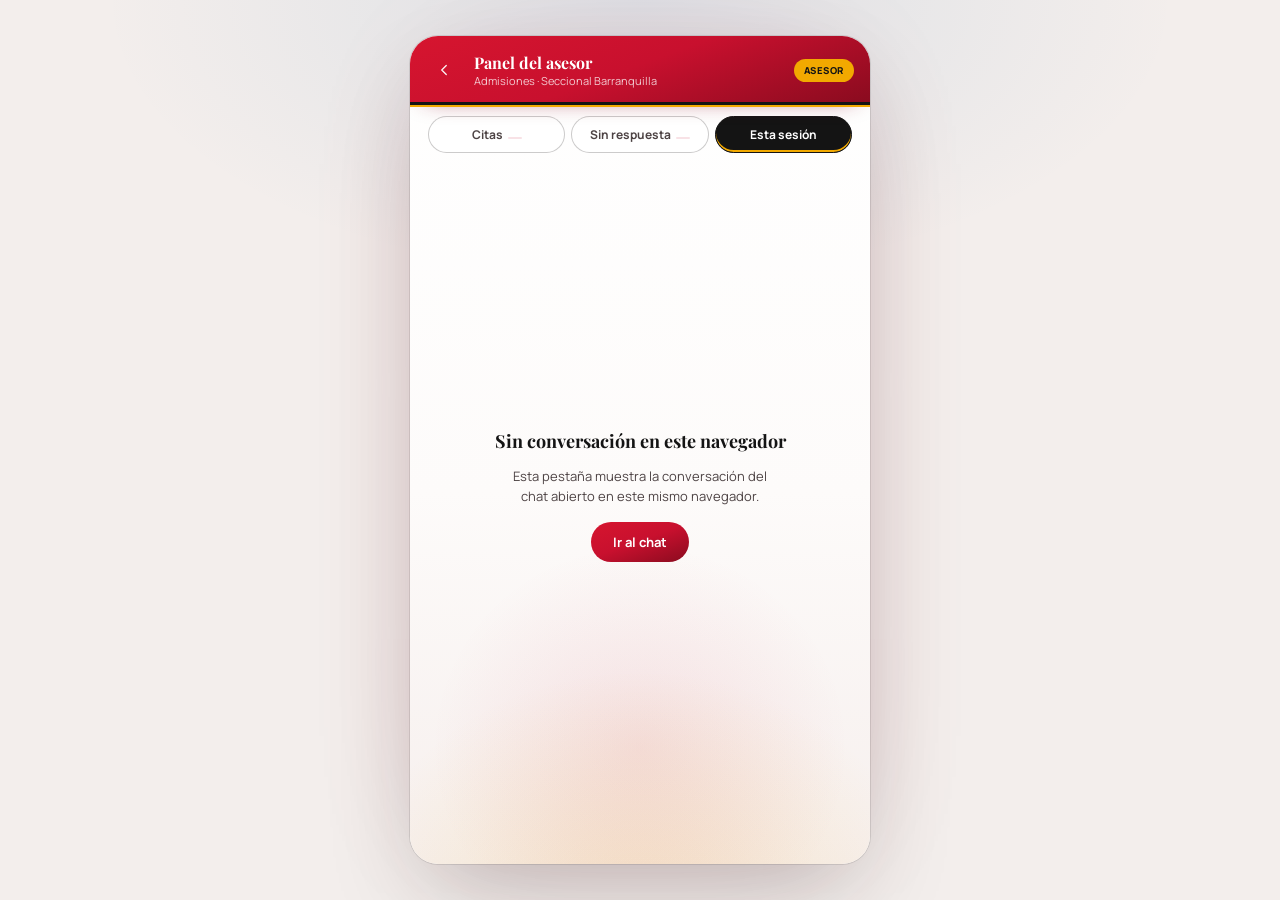
<file: screens/asesor/index.html>
<!doctype html>
<html lang="es">
<head>
<meta charset="UTF-8" />
<title>Panel del asesor · Asistente Unilibre</title>
<meta name="viewport" content="width=device-width, initial-scale=1, viewport-fit=cover" />
<meta name="theme-color" content="#c8102e" />
<meta name="color-scheme" content="light" />
<link rel="manifest" href="/manifest.json" />
<link rel="icon" href="/icons/icon-32.png" sizes="32x32" type="image/png" />
<link rel="apple-touch-icon" href="/icons/apple-touch-icon.png" />
<meta name="apple-mobile-web-app-capable" content="yes" />
<meta name="mobile-web-app-capable" content="yes" />
<meta name="apple-mobile-web-app-status-bar-style" content="default" />
<meta name="apple-mobile-web-app-title" content="Asistente Unilibre" />
<link rel="preconnect" href="https://fonts.googleapis.com">
<link rel="preconnect" href="https://fonts.gstatic.com" crossorigin>
<link href="https://fonts.googleapis.com/css2?family=Playfair+Display:ital,wght@0,400..900;1,400..900&family=Manrope:wght@400;500;600;700;800&family=JetBrains+Mono:wght@400;500&display=swap" rel="stylesheet">
<style>
  :root{
    --bg:#ffffff; --bg-well:#f3eeec; --surface:#faf7f6; --surface-2:#f2ebe9;
    --stroke:rgba(26,20,21,.11); --stroke-strong:rgba(26,20,21,.22);
    --text-primary:#1a1415; --text-secondary:#4d4344; --text-tertiary:#6f6466;
    --accent:#c8102e; --accent-bright:#e1251b; --info:#1f6aa8;
    --shadow-ambient:rgba(200,16,46,.22);
    --sun: #f2a900;
    --leaf: #e1251b;
    --font-display:'Playfair Display', Georgia, 'Times New Roman', serif;
    --font-sans:'Manrope',-apple-system,'Segoe UI',sans-serif;
    --font-mono:'JetBrains Mono','SFMono-Regular',Menlo,monospace;
  }
  *{ box-sizing:border-box; margin:0; padding:0; }
  html,body{ height:100%; overflow:hidden; overscroll-behavior:none; }
  body{ background:var(--bg-well); color:var(--text-primary); font-family:var(--font-sans);
    -webkit-font-smoothing:antialiased; }
  button{ font-family:inherit; }
  a{ color:inherit; text-decoration:none; }

  .stage{ position:fixed; inset:0; display:flex; align-items:center; justify-content:center;
    background:radial-gradient(60% 45% at 50% 0%, rgba(31,106,168,.10), transparent 70%), var(--bg-well); }
  .app{ position:relative; width:100%; max-width:460px; height:100%; max-height:960px;
    display:flex; flex-direction:column; overflow:hidden; background:var(--bg); isolation:isolate; }
  @media (min-width:680px){
    .app{ height:min(92dvh, 960px); border-radius:28px;
      box-shadow:0 0 0 1px var(--stroke), 0 40px 100px -20px rgba(26,20,21,.24), 0 0 140px -50px var(--shadow-ambient); }
  }
  .ambient{ position:absolute; inset:0; z-index:0; pointer-events:none;
    background:
      radial-gradient(70% 38% at 50% 86%, rgba(200,16,46,.09), transparent 65%),
      radial-gradient(90% 42% at 50% 106%, rgba(242,169,0,.16), transparent 70%),
      linear-gradient(180deg, #ffffff 0%, #fdfbfa 55%, #f6efed 100%); }

  .topbar{ position:relative; z-index:3; display:flex; align-items:center; gap:12px;
    padding:max(16px, env(safe-area-inset-top)) 16px 12px; flex-shrink:0; border-bottom:1px solid var(--stroke); }
  .iconbtn{ width:36px; height:36px; border-radius:11px; flex-shrink:0;
    display:flex; align-items:center; justify-content:center;
    background:transparent; border:1px solid transparent; color:var(--text-secondary);
    cursor:pointer; transition:background .18s ease, border-color .18s ease, color .18s ease; }
  .iconbtn:hover{ background:var(--surface); border-color:var(--stroke); color:var(--text-primary); }
  .iconbtn svg{ width:18px; height:18px; }
  .topbar-title{ flex:1; display:flex; flex-direction:column; }
  .topbar-title strong{ font-size:14.5px; font-weight:700; }
  .topbar-title span{ font-size:11px; color:var(--text-tertiary); }
  .panel-badge{ font-size:9.5px; font-weight:800; letter-spacing:.06em; text-transform:uppercase;
    color:var(--info); background:rgba(31,106,168,.14); border:1px solid rgba(31,106,168,.32);
    padding:4px 9px; border-radius:100px; flex-shrink:0; }

  .content{ position:relative; z-index:2; flex:1; min-height:0; overflow-y:auto;
    -webkit-overflow-scrolling:touch; overscroll-behavior:contain; padding:18px 18px 26px;
    display:flex; flex-direction:column; gap:16px; scrollbar-width:thin; scrollbar-color:rgba(31,106,168,.4) transparent; }
  .content::-webkit-scrollbar{ width:5px; }
  .content::-webkit-scrollbar-track{ background:transparent; }
  .content::-webkit-scrollbar-thumb{ background:rgba(31,106,168,.4); border-radius:100px; }
  .content::-webkit-scrollbar-thumb:hover{ background:rgba(31,106,168,.6); }

  .lead{ display:flex; align-items:center; gap:14px; }
  .avatar{ width:48px; height:48px; border-radius:50%; flex-shrink:0;
    background:radial-gradient(circle at 35% 30%, #f2a900, var(--accent) 45%, #8a0b1f 100%);
    display:flex; align-items:center; justify-content:center; font-weight:800; font-size:16px; color:#fff; }
  .lead h1{ font-family:var(--font-display); font-style:italic; font-weight:800; font-size:19px; }
  .lead p{ font-size:12px; color:var(--text-tertiary); margin-top:2px; }

  .grid{ display:grid; grid-template-columns:1fr 1fr; gap:10px; }
  .stat{ background:var(--surface); border:1px solid var(--stroke); border-radius:16px; padding:13px 14px; }
  .stat dt{ font-size:10px; font-weight:700; letter-spacing:.05em; text-transform:uppercase; color:var(--text-tertiary); margin-bottom:6px; }
  .stat dd{ font-size:14px; font-weight:700; }
  .stat.span2{ grid-column:1 / -1; }
  .pill{ display:inline-block; font-size:10.5px; font-weight:800; padding:3px 10px; border-radius:100px; }
  .pill.alto{ color:#8a0b1f; background:rgba(200,16,46,.16); border:1px solid rgba(225,37,27,.35); }
  .pill.medio{ color:#7a5600; background:rgba(242,169,0,.14); border:1px solid rgba(242,169,0,.32); }
  .pill.bajo{ color:var(--text-secondary); background:rgba(26,20,21,.04); border:1px solid var(--stroke-strong); }

  .section-title{ font-size:11px; font-weight:800; letter-spacing:.06em; text-transform:uppercase; color:var(--text-tertiary); margin:4px 0 -4px; }

  .appt-card{ background:linear-gradient(155deg, rgba(31,106,168,.12), rgba(31,106,168,.02));
    border:1px solid rgba(31,106,168,.28); border-radius:16px; padding:15px; display:flex; gap:12px; align-items:flex-start; }
  .appt-card svg{ width:18px; height:18px; color:var(--info); flex-shrink:0; margin-top:2px; }
  .appt-card strong{ display:block; font-size:13.5px; }
  .appt-card span{ font-size:12px; color:var(--text-secondary); display:block; margin-top:2px; }

  .transcript{ background:var(--surface); border:1px solid var(--stroke); border-radius:16px; padding:14px; }
  .t-row{ display:flex; gap:10px; padding:7px 0; font-size:12.5px; line-height:1.5; border-bottom:1px solid var(--stroke); }
  .t-row:last-child{ border-bottom:none; }
  .t-role{ flex-shrink:0; width:56px; font-family:var(--font-mono); font-size:10px; font-weight:600;
    text-transform:uppercase; letter-spacing:.04em; padding-top:1px; }
  .t-row.user .t-role{ color:var(--accent-bright); }
  .t-row.bot .t-role{ color:var(--info); }
  .t-text{ color:var(--text-secondary); }

  .empty{ flex:1; display:flex; flex-direction:column; align-items:center; justify-content:center; gap:14px; text-align:center; padding:20px; }
  .empty svg{ width:34px; height:34px; color:var(--text-tertiary); }
  .empty h2{ font-family:var(--font-display); font-style:italic; font-weight:800; font-size:18px; }
  .empty p{ font-size:13px; color:var(--text-secondary); max-width:270px; line-height:1.5; }
  .empty a{ margin-top:2px; padding:11px 22px; border-radius:100px; font-size:13px; font-weight:700;
    color:#fff; background:linear-gradient(155deg, var(--accent-bright), var(--accent)); }

  .foot-note{ text-align:center; font-size:10.5px; color:var(--text-tertiary); padding:0 20px 4px; }
  /* ============ Panel del asesor (conectado al backend) ============ */
  .tabs{ position:relative; z-index:2; display:flex; gap:6px; padding:14px 18px 0; flex-shrink:0; }
  .tab{ flex:1; padding:9px 6px; border-radius:100px; border:1px solid var(--stroke-strong); background:#fff;
    font-size:12px; font-weight:700; color:var(--text-secondary); cursor:pointer; }
  .tab.is-active{ background:#141414; color:#fff; border-color:#141414; box-shadow:inset 0 -2px 0 #f2a900; }
  .tab .count{ display:inline-block; margin-left:5px; font-size:10px; padding:1px 7px; border-radius:100px; background:rgba(200,16,46,.12); color:#8a0b1f; }
  .tab.is-active .count{ background:#f2a900; color:#141414; }

  .login{ margin:auto; width:100%; max-width:320px; display:flex; flex-direction:column; gap:12px; text-align:center; }
  .login h2{ font-family:var(--font-display); font-weight:700; font-size:20px; }
  .login p{ font-size:13px; color:var(--text-secondary); line-height:1.5; }
  .login input{ padding:12px 16px; border-radius:100px; border:1px solid var(--stroke-strong); font:inherit; font-size:14px; outline:none; }
  .login input:focus{ border-color:var(--accent); }
  .login button, .btn{ padding:12px 18px; border-radius:100px; border:0; cursor:pointer; font-weight:700; font-size:13px;
    color:#fff; background:linear-gradient(160deg, #d6152f, #c8102e 48%, #8a0b1f); }
  .login .err{ color:#b3261e; font-size:12.5px; min-height:16px; }
  .link-btn{ background:none; border:0; color:var(--text-tertiary); font-size:11.5px; font-weight:700; cursor:pointer; text-decoration:underline; }

  .filters{ display:flex; gap:6px; flex-wrap:wrap; }
  .fchip{ padding:6px 12px; border-radius:100px; border:1px solid var(--stroke-strong); background:#fff; font-size:11.5px; font-weight:700; color:var(--text-secondary); cursor:pointer; }
  .fchip.is-active{ border-color:var(--accent); color:var(--accent); background:rgba(200,16,46,.06); }

  .acard{ background:#fff; border:1px solid var(--stroke); border-radius:16px; padding:14px 15px; display:flex; flex-direction:column; gap:8px;
    box-shadow:0 14px 30px -26px rgba(26,20,21,.4); }
  .acard-head{ display:flex; justify-content:space-between; gap:10px; align-items:flex-start; }
  .acard-head strong{ font-size:14px; display:block; }
  .acard-head small{ font-size:11.5px; color:var(--text-tertiary); display:block; margin-top:2px; word-break:break-all; }
  .acard-when{ font-size:12.5px; font-weight:700; color:#8a0b1f; }
  .acard-meta{ font-size:12px; color:var(--text-secondary); line-height:1.5; }
  .acard select{ font:inherit; font-size:11.5px; font-weight:700; padding:6px 8px; border-radius:10px; border:1px solid var(--stroke-strong); background:#fff; }
  .st{ display:inline-block; font-size:10px; font-weight:800; letter-spacing:.05em; text-transform:uppercase; padding:3px 9px; border-radius:100px; }
  .st.confirmada, .st.reprogramada{ color:#13874b; background:rgba(19,135,75,.12); }
  .st.admitido{ color:#141414; background:#f2a900; }
  .st.asistio{ color:#1f6aa8; background:rgba(31,106,168,.12); }
  .st.no_asistio, .st.cancelada{ color:var(--text-tertiary); background:rgba(26,20,21,.06); }
  details.convo summary{ cursor:pointer; font-size:12px; font-weight:700; color:var(--accent); }
  details.convo .transcript{ margin-top:8px; }

  .uq{ background:#fff; border:1px solid var(--stroke); border-radius:14px; padding:12px 14px; display:flex; gap:12px; align-items:flex-start; }
  .uq b{ flex-shrink:0; min-width:30px; text-align:center; font-size:12px; padding:3px 0; border-radius:100px; background:rgba(200,16,46,.1); color:#8a0b1f; }
  .uq span{ font-size:13px; line-height:1.45; }
  .uq small{ display:block; font-size:11px; color:var(--text-tertiary); margin-top:3px; }
  .note{ font-size:12px; color:var(--text-secondary); line-height:1.5; background:rgba(242,169,0,.1); border-left:3px solid #f2a900; padding:10px 12px; border-radius:8px; }
</style>
<link rel="stylesheet" href="../../styles/unilibre.css" />
<script src="../../js/config.js"></script>
</head>
<body>
<div class="stage">
  <div class="app" id="app">
    <div class="ambient"></div>
    <header class="topbar">
      <a class="iconbtn" href="../../index.html" aria-label="Volver al chat">
        <svg viewBox="0 0 24 24" fill="none" stroke="currentColor" stroke-width="1.8" stroke-linecap="round" stroke-linejoin="round"><path d="M15 6l-6 6 6 6"/></svg>
      </a>
      <div class="topbar-title">
        <strong>Panel del asesor</strong>
        <span>Admisiones · Seccional Barranquilla</span>
      </div>
      <span class="panel-badge" id="badge">Asesor</span>
    </header>

    <nav class="tabs" id="tabs" role="tablist" hidden>
      <button class="tab is-active" data-tab="citas" role="tab">Citas<span class="count" id="countCitas"></span></button>
      <button class="tab" data-tab="preguntas" role="tab">Sin respuesta<span class="count" id="countPreg"></span></button>
      <button class="tab" data-tab="sesion" role="tab">Esta sesión</button>
    </nav>

    <div class="content" id="content" aria-live="polite"></div>
    <p class="foot-note">Panel interno de admisiones. Los datos de los aspirantes son confidenciales.</p>
  </div>
</div>

<script>
(function(){
  "use strict";
  var API = (window.UL_CONFIG && window.UL_CONFIG.backendUrl) || '';
  var KEY_STORE = 'ulAdminKey';
  var CF_KEY = 'cfAdmisionesState';
  var content = document.getElementById('content');
  var tabsEl = document.getElementById('tabs');
  var activeTab = 'citas';
  var statusFilter = 'activas';
  var appointments = [], unanswered = [];

  var STATUS_LABEL = { confirmada:'Confirmada', reprogramada:'Reprogramada', asistio:'Asistió', no_asistio:'No asistió', admitido:'Admitido', cancelada:'Cancelada' };
  var FILTERS = { activas:['confirmada','reprogramada'], todas:null, admitido:['admitido'], cerradas:['asistio','no_asistio','cancelada'] };

  function esc(s){ var d=document.createElement('div'); d.textContent = s==null ? '' : String(s); return d.innerHTML; }
  function cap(s){ s = s || ''; return s.charAt(0).toUpperCase()+s.slice(1); }
  function getKey(){ try{ return sessionStorage.getItem(KEY_STORE) || ''; }catch(e){ return ''; } }
  function setKey(k){ try{ if(k) sessionStorage.setItem(KEY_STORE, k); else sessionStorage.removeItem(KEY_STORE); }catch(e){} }

  function api(path, opts){
    opts = opts || {};
    return fetch(API + path, {
      method: opts.method || 'GET',
      headers: { 'Content-Type':'application/json', 'X-Admin-Key': getKey() },
      body: opts.body ? JSON.stringify(opts.body) : undefined
    }).then(function(res){
      return res.json().catch(function(){ return {}; }).then(function(data){
        if(!res.ok){ var err = new Error(data.detail || ('Error '+res.status)); err.status = res.status; throw err; }
        return data;
      });
    });
  }

  /* ---------- Acceso ---------- */
  function renderLogin(message){
    tabsEl.hidden = true;
    content.innerHTML =
      '<form class="login" id="loginForm">'+
        '<h2>Acceso de asesores</h2>'+
        '<p>Ingresa la clave del panel (ADMIN_API_KEY en el archivo .env del backend).</p>'+
        '<input type="password" id="keyInput" placeholder="Clave del panel" autocomplete="current-password" required />'+
        '<button type="submit">Entrar</button>'+
        '<div class="err" id="loginErr">'+esc(message||'')+'</div>'+
        '<button type="button" class="link-btn" id="demoBtn">Ver solo la sesión de este navegador (demo)</button>'+
      '</form>';
    document.getElementById('loginForm').addEventListener('submit', function(e){
      e.preventDefault();
      setKey(document.getElementById('keyInput').value.trim());
      load();
    });
    document.getElementById('demoBtn').addEventListener('click', function(){
      tabsEl.hidden = false; selectTab('sesion');
    });
    document.getElementById('keyInput').focus();
  }

  function load(){
    if(!API){ tabsEl.hidden = false; selectTab('sesion'); return; }
    if(!getKey()){ renderLogin(); return; }
    content.innerHTML = '<p class="foot-note">Cargando…</p>';
    Promise.all([api('/admin/appointments'), api('/admin/unanswered')]).then(function(r){
      appointments = r[0].appointments || [];
      unanswered = r[1].questions || [];
      tabsEl.hidden = false;
      updateCounts();
      selectTab(activeTab);
    }).catch(function(err){
      if(err.status === 401){ setKey(''); renderLogin('Clave incorrecta.'); }
      else if(err.status === 503){ setKey(''); renderLogin('El panel está deshabilitado: falta ADMIN_API_KEY en el .env del backend.'); }
      else { renderLogin('No se pudo conectar con el backend. ¿Está encendido?'); }
    });
  }

  function updateCounts(){
    var active = appointments.filter(function(a){ return FILTERS.activas.indexOf(a.status) > -1; }).length;
    document.getElementById('countCitas').textContent = active || '';
    document.getElementById('countPreg').textContent = unanswered.length || '';
  }

  function selectTab(tab){
    activeTab = tab;
    Array.prototype.forEach.call(tabsEl.querySelectorAll('.tab'), function(b){
      var on = b.getAttribute('data-tab') === tab;
      b.classList.toggle('is-active', on);
      b.setAttribute('aria-selected', String(on));
    });
    if(tab === 'citas') renderCitas();
    else if(tab === 'preguntas') renderPreguntas();
    else renderSesion();
  }
  tabsEl.addEventListener('click', function(e){
    var b = e.target.closest('.tab');
    if(b) selectTab(b.getAttribute('data-tab'));
  });

  /* ---------- Citas ---------- */
  function transcriptHtml(list){
    if(!list || !list.length) return '<div class="transcript"><div class="t-row"><div class="t-text">Sin conversación registrada.</div></div></div>';
    return '<div class="transcript">'+list.map(function(m){
      return '<div class="t-row '+(m.role==='user'?'user':'bot')+'"><div class="t-role">'+(m.role==='user'?'Aspirante':'Agente')+'</div><div class="t-text">'+esc(m.text)+'</div></div>';
    }).join('')+'</div>';
  }

  function renderCitas(){
    if(!getKey()){ renderLogin(); return; }
    var allowed = FILTERS[statusFilter];
    var list = appointments.filter(function(a){ return !allowed || allowed.indexOf(a.status) > -1; });
    var html = '<div class="filters">'+
      [['activas','Activas'],['todas','Todas'],['admitido','Admitidos'],['cerradas','Cerradas']].map(function(f){
        return '<button class="fchip'+(statusFilter===f[0]?' is-active':'')+'" data-filter="'+f[0]+'">'+f[1]+'</button>';
      }).join('')+'</div>';
    if(!list.length){
      html += '<div class="empty"><h2>No hay citas aquí</h2><p>Las citas que agenden los aspirantes en el chat aparecerán en esta lista.</p></div>';
    }
    list.forEach(function(a){
      var options = Object.keys(STATUS_LABEL).map(function(s){
        return '<option value="'+s+'"'+(a.status===s?' selected':'')+'>'+STATUS_LABEL[s]+'</option>';
      }).join('');
      html += '<article class="acard">'+
        '<div class="acard-head"><div><strong>'+esc(a.nombre || a.email)+'</strong><small>'+esc(a.email)+(a.telefono?' · '+esc(a.telefono):'')+'</small></div>'+
          '<span class="st '+esc(a.status)+'">'+esc(STATUS_LABEL[a.status] || a.status)+'</span></div>'+
        '<div class="acard-when">'+esc(cap(a.slot_label))+'</div>'+
        '<div class="acard-meta">'+esc(a.tipo)+' · '+esc(a.modalidad)+' · con '+esc(a.asesor)+
          (a.programa ? '<br>Programa de interés: <b>'+esc(a.programa)+'</b>' : '')+
          (a.necesidad ? '<br>Necesidad: '+esc(a.necesidad) : '')+
          (a.call_summary ? '<br>Resumen de la llamada: '+esc(a.call_summary) : '')+'</div>'+
        '<label class="acard-meta">Estado: <select data-id="'+a.id+'">'+options+'</select></label>'+
        '<details class="convo"><summary>Ver conversación con el agente</summary>'+transcriptHtml(a.chat_transcript)+'</details>'+
      '</article>';
    });
    content.innerHTML = html;
  }
  content.addEventListener('click', function(e){
    var f = e.target.closest('[data-filter]');
    if(f){ statusFilter = f.getAttribute('data-filter'); renderCitas(); }
  });
  content.addEventListener('change', function(e){
    var sel = e.target.closest('select[data-id]');
    if(!sel) return;
    var id = Number(sel.getAttribute('data-id'));
    sel.disabled = true;
    api('/admin/appointments/'+id, { method:'PATCH', body:{ status: sel.value } }).then(function(row){
      appointments = appointments.map(function(a){ return a.id === id ? row : a; });
      updateCounts(); renderCitas();
    }).catch(function(err){
      sel.disabled = false;
      alert('No se pudo actualizar la cita: '+err.message);
    });
  });

  /* ---------- Preguntas sin respuesta ---------- */
  function renderPreguntas(){
    var html = '<p class="note">Preguntas que el agente no pudo responder con los documentos. Agrega esa información al PDF de la Universidad y vuelve a cargarlo (python ingest.py --reset).</p>';
    if(!unanswered.length){
      html += '<div class="empty"><h2>Todo respondido</h2><p>Aún no hay preguntas sin respuesta registradas.</p></div>';
    }
    unanswered.forEach(function(q){
      var when = q.ultima ? new Date(q.ultima).toLocaleString('es-CO', { dateStyle:'medium', timeStyle:'short' }) : '';
      html += '<div class="uq"><b>'+esc(q.veces)+'×</b><span>'+esc(q.question)+'<small>Última vez: '+esc(when)+'</small></span></div>';
    });
    if(getKey()) html += '<button class="link-btn" id="logoutBtn" style="align-self:center">Cerrar sesión del panel</button>';
    content.innerHTML = html;
    var lo = document.getElementById('logoutBtn');
    if(lo) lo.addEventListener('click', function(){ setKey(''); renderLogin(); });
  }

  /* ---------- Sesión de este navegador (demo) ---------- */
  function renderSesion(){
    var state = { profile:{}, appointments:[], lastMessages:[] };
    try{ var raw = localStorage.getItem(CF_KEY); if(raw) state = JSON.parse(raw); }catch(e){}
    var p = state.profile || {};
    var messages = state.lastMessages || [];
    if(!p.programa && !p.necesidad && !messages.length){
      content.innerHTML = '<div class="empty"><h2>Sin conversación en este navegador</h2>'+
        '<p>Esta pestaña muestra la conversación del chat abierto en este mismo navegador.</p><a href="../../index.html">Ir al chat</a></div>';
      return;
    }
    var interesClass = p.interes==='Alto' ? 'alto' : (p.interes==='Bajo' ? 'bajo' : 'medio');
    var html = '<div class="lead"><div class="avatar">A</div><div><h1>Aspirante</h1><p>Sesión web en este navegador</p></div></div>'+
      '<div class="grid">'+
        stat('Programa de interés', esc(p.programa || 'No definido'))+
        stat('Sede', esc(p.sede || 'No definida'))+
        stat('Interés', '<span class="pill '+interesClass+'">'+esc(p.interes||'Medio')+'</span>')+
        stat('Etapa', esc(p.etapa || 'Exploración'))+
        stat('Necesidad principal', esc(p.necesidad || 'Sin especificar'), true)+
      '</div>'+
      '<div class="section-title">Transcripción reciente</div>'+transcriptHtml(messages.slice(-10));
    content.innerHTML = html;
  }
  function stat(label, valueHtml, span2){
    return '<dl class="stat'+(span2?' span2':'')+'"><dt>'+label+'</dt><dd>'+valueHtml+'</dd></dl>';
  }

  load();
})();
</script>
<script>
  if ('serviceWorker' in navigator) {
    window.addEventListener('load', function(){ navigator.serviceWorker.register('/sw.js'); });
  }
</script>
</body>
</html>
</file>
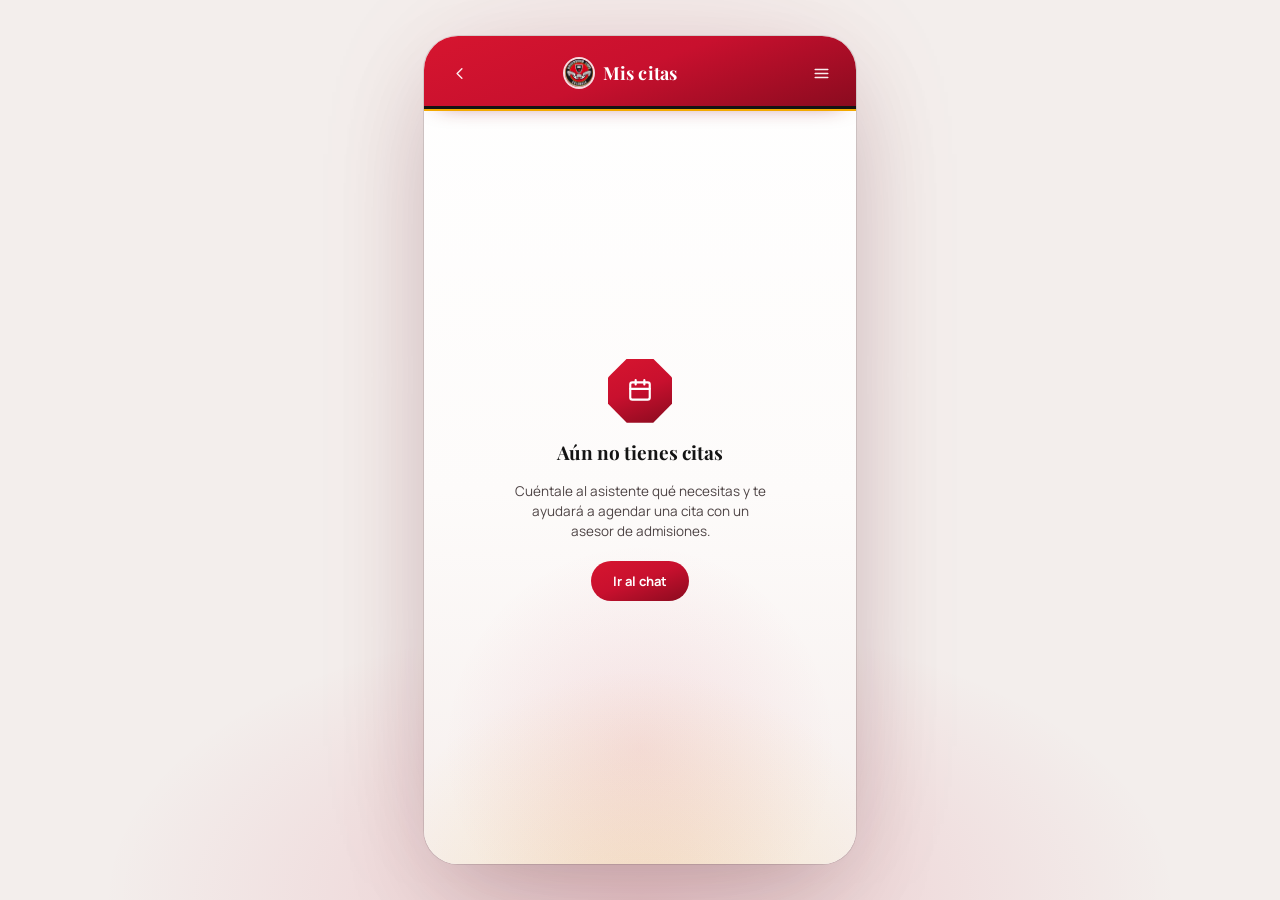
<file: screens/citas/index.html>
<!doctype html>
<html lang="es">
<head>
<meta charset="UTF-8" />
<title>Mis citas · Asistente Unilibre</title>
<meta name="viewport" content="width=device-width, initial-scale=1, viewport-fit=cover" />
<meta name="theme-color" content="#c8102e" />
<meta name="color-scheme" content="light" />
<link rel="manifest" href="/manifest.json" />
<link rel="icon" href="/icons/icon-32.png" sizes="32x32" type="image/png" />
<link rel="apple-touch-icon" href="/icons/apple-touch-icon.png" />
<meta name="apple-mobile-web-app-capable" content="yes" />
<meta name="mobile-web-app-capable" content="yes" />
<meta name="apple-mobile-web-app-status-bar-style" content="default" />
<meta name="apple-mobile-web-app-title" content="Asistente Unilibre" />
<link rel="preconnect" href="https://fonts.googleapis.com">
<link rel="preconnect" href="https://fonts.gstatic.com" crossorigin>
<link href="https://fonts.googleapis.com/css2?family=Playfair+Display:ital,wght@0,400..900;1,400..900&family=Manrope:wght@400;500;600;700;800&display=swap" rel="stylesheet">
<style>
  :root{
    --bg:#ffffff; --bg-well:#f3eeec; --surface:#faf7f6; --surface-2:#f2ebe9;
    --stroke:rgba(26,20,21,.11); --stroke-strong:rgba(26,20,21,.22);
    --text-primary:#1a1415; --text-secondary:#4d4344; --text-tertiary:#6f6466;
    --accent:#c8102e; --accent-bright:#e1251b; --accent-deep:#8a0b1f;
    --good:#13874b; --shadow-ambient:rgba(200,16,46,.22);
    --sun: #f2a900;
    --leaf: #e1251b;
    --font-display:'Playfair Display', Georgia, 'Times New Roman', serif;
    --font-sans:'Manrope',-apple-system,'Segoe UI',sans-serif;
  }
  *{ box-sizing:border-box; margin:0; padding:0; }
  html,body{ height:100%; overflow:hidden; overscroll-behavior:none; }
  body{ background:var(--bg-well); color:var(--text-primary); font-family:var(--font-sans);
    -webkit-font-smoothing:antialiased; }
  button{ font-family:inherit; }
  a{ color:inherit; text-decoration:none; }

  .stage{ position:fixed; inset:0; display:flex; align-items:center; justify-content:center;
    background:radial-gradient(60% 45% at 50% 100%, rgba(200,16,46,.16), transparent 70%), var(--bg-well); }
  .app{ position:relative; width:100%; max-width:432px; height:100%; max-height:940px;
    display:flex; flex-direction:column; overflow:hidden; background:var(--bg); isolation:isolate; }
  @media (min-width:680px){
    .app{ height:min(92dvh, 940px); border-radius:34px;
      box-shadow:0 0 0 1px var(--stroke), 0 40px 100px -20px rgba(26,20,21,.22), 0 0 140px -40px var(--shadow-ambient); }
  }
  .ambient{ position:absolute; inset:0; z-index:0; pointer-events:none;
    background:
      radial-gradient(70% 38% at 50% 86%, rgba(200,16,46,.09), transparent 65%),
      radial-gradient(90% 42% at 50% 106%, rgba(242,169,0,.16), transparent 70%),
      linear-gradient(180deg, #ffffff 0%, #fdfbfa 55%, #f6efed 100%);
  }

  .topbar{ position:relative; z-index:3; display:flex; align-items:center; gap:12px;
    padding:max(18px, env(safe-area-inset-top)) 16px 8px; flex-shrink:0; }
  .iconbtn{ width:38px; height:38px; border-radius:12px; flex-shrink:0;
    display:flex; align-items:center; justify-content:center;
    background:transparent; border:1px solid transparent; color:var(--text-secondary);
    cursor:pointer; transition:background .18s ease, border-color .18s ease, color .18s ease; }
  .iconbtn:hover{ background:var(--surface); border-color:var(--stroke); color:var(--text-primary); }
  .iconbtn:active{ transform:scale(.94); }
  .iconbtn svg{ width:19px; height:19px; }
  .topbar h1{ flex:1; font-family:var(--font-display); font-style:italic; font-weight:800;
    font-size:18px; text-align:center; padding-right:38px; }

  .scrim{ position:absolute; inset:0; z-index:10; background:rgba(26,20,21,.28); backdrop-filter:blur(2px);
    opacity:0; pointer-events:none; transition:opacity .25s ease; }
  .app.drawer-open .scrim{ opacity:1; pointer-events:auto; }
  .drawer{ position:absolute; top:0; bottom:0; left:0; z-index:11; width:78%; max-width:300px;
    background:linear-gradient(175deg, #ffffff, #f7f1ef); border-right:1px solid var(--stroke);
    transform:translateX(-100%); transition:transform .32s cubic-bezier(.32,.72,.24,1);
    padding:max(20px, env(safe-area-inset-top)) 16px 16px; display:flex; flex-direction:column; gap:4px; }
  .app.drawer-open .drawer{ transform:translateX(0); }
  .drawer h2{ display:flex; align-items:center; gap:10px; font-family:var(--font-display); font-weight:800; font-style:italic; font-size:19px; color:var(--accent); padding:6px 10px 16px; }
  .drawer-mark{ height:28px; width:auto; border-radius:7px; }
  .drawer-item{ display:flex; align-items:center; gap:12px; padding:11px 10px; border-radius:11px;
    color:var(--text-secondary); font-size:14px; font-weight:600;
    cursor:pointer; transition:background .15s ease, color .15s ease; position:relative; }
  .drawer-item.is-active{ color:var(--text-primary); background:var(--surface); }
  .drawer-item:hover{ background:var(--surface); color:var(--text-primary); }
  .drawer-item svg{ width:17px; height:17px; opacity:.8; flex-shrink:0; }
  .drawer-sep{ height:1px; background:var(--stroke); margin:10px 4px; }
  .drawer-foot{ margin-top:auto; padding:10px; font-size:11.5px; color:var(--text-tertiary); }
  .drawer-item .tag{ margin-left:auto; font-size:9.5px; font-weight:800; letter-spacing:.06em; text-transform:uppercase;
    color:var(--accent-bright); background:rgba(200,16,46,.16); border:1px solid rgba(225,37,27,.32); padding:2px 7px; border-radius:100px; }

  .list{ position:relative; z-index:2; flex:1; min-height:0; overflow-y:auto;
    -webkit-overflow-scrolling:touch; overscroll-behavior:contain; padding:14px 16px 24px;
    display:flex; flex-direction:column; gap:12px; scrollbar-width:thin; scrollbar-color:rgba(225,37,27,.35) transparent; }
  .list::-webkit-scrollbar{ width:5px; }
  .list::-webkit-scrollbar-track{ background:transparent; }
  .list::-webkit-scrollbar-thumb{ background:rgba(225,37,27,.35); border-radius:100px; }
  .list::-webkit-scrollbar-thumb:hover{ background:rgba(225,37,27,.55); }

  .acard{ background:var(--surface); border:1px solid var(--stroke); border-radius:20px; padding:18px; }
  .acard-top{ display:flex; align-items:flex-start; justify-content:space-between; gap:10px; margin-bottom:12px; }
  .acard-type{ font-size:15px; font-weight:700; color:var(--text-primary); }
  .acard-mod{ font-size:12px; color:var(--text-tertiary); margin-top:2px; }
  .status{ font-size:10.5px; font-weight:800; letter-spacing:.05em; text-transform:uppercase;
    color:var(--good); background:rgba(19,135,75,.14); border:1px solid rgba(19,135,75,.35);
    padding:4px 10px; border-radius:100px; flex-shrink:0; }

  .acard-when{ display:flex; align-items:center; gap:10px; padding:12px 0; border-top:1px solid var(--stroke); border-bottom:1px solid var(--stroke); margin-bottom:12px; }
  .acard-when svg{ width:17px; height:17px; color:var(--accent-bright); flex-shrink:0; }
  .acard-when span{ font-size:13.5px; font-weight:600; }

  .acard-row{ display:flex; align-items:center; gap:8px; font-size:12.5px; color:var(--text-secondary); margin-bottom:4px; }
  .acard-row svg{ width:14px; height:14px; color:var(--text-tertiary); flex-shrink:0; }

  .acard-actions{ display:flex; gap:8px; margin-top:14px; }
  .abtn{ flex:1; text-align:center; padding:9px; border-radius:11px; font-size:12px; font-weight:700;
    border:1px solid var(--stroke-strong); background:rgba(26,20,21,.02); color:var(--text-secondary);
    cursor:pointer; transition:all .15s ease; position:relative; }
  .abtn:hover{ border-color:var(--accent); color:var(--text-primary); }
  .abtn.danger:hover{ border-color:#c62828; color:#b3261e; }
  .abtn[disabled]{ opacity:.4; cursor:default; }
  .soon{ position:absolute; top:-8px; right:-6px; font-size:8px; font-weight:800; letter-spacing:.04em;
    background:var(--accent); color:#fff; padding:2px 5px; border-radius:100px; text-transform:uppercase; }

  .empty{ flex:1; display:flex; flex-direction:column; align-items:center; justify-content:center; gap:16px;
    padding:20px 30px; text-align:center; position:relative; z-index:2; }
  .empty .eicon{ width:64px; height:64px; border-radius:50%; display:flex; align-items:center; justify-content:center;
    background:radial-gradient(circle at 35% 30%, rgba(225,37,27,.35), rgba(200,16,46,.05));
    border:1px solid var(--stroke-strong); color:var(--accent-bright); }
  .empty .eicon svg{ width:26px; height:26px; }
  .empty h2{ font-family:var(--font-display); font-style:italic; font-weight:800; font-size:19px; }
  .empty p{ font-size:13.5px; color:var(--text-secondary); max-width:260px; line-height:1.5; }
  .empty a{ margin-top:4px; padding:11px 22px; border-radius:100px; font-size:13px; font-weight:700;
    color:#fff; background:linear-gradient(155deg, var(--accent-bright), var(--accent)); }
  /* Estados y reprogramación */
  .status.st-cancelada, .status.st-no_asistio{ color:var(--text-tertiary) !important; background:rgba(26,20,21,.06) !important; border-color:transparent !important; }
  .status.st-admitido{ color:#141414 !important; background:#f2a900 !important; border-color:transparent !important; }
  .status.st-asistio{ color:#1f6aa8 !important; background:rgba(31,106,168,.12) !important; border-color:transparent !important; }
  .acard.is-closed{ opacity:.72; }
  .slot-pick{ display:flex; flex-direction:column; gap:7px; margin-top:12px; }
  .pick-title{ font-size:12px; font-weight:700; color:var(--text-secondary); }
  .slot-chip{ text-align:left; padding:10px 12px; border-radius:12px; border:1px solid var(--stroke-strong); background:#fff;
    font:inherit; font-size:12.5px; font-weight:600; color:var(--text-primary); cursor:pointer; }
  .slot-chip:hover{ border-color:var(--accent); color:var(--accent); }
  .acard-msg{ font-size:12px; color:var(--text-secondary); margin-top:8px; min-height:0; }
  .acard-msg:empty{ display:none; }
</style>
<link rel="stylesheet" href="../../styles/unilibre.css" />
<script src="../../js/config.js"></script>
</head>
<body>
<div class="stage">
  <div class="app" id="app">
    <div class="ambient"></div>
    <div class="scrim" id="scrim"></div>
    <nav class="drawer" id="drawer">
      <h2><img class="drawer-mark" src="../../icons/unilibre-escudo.png" alt="" />Asistente Unilibre</h2>
      <a class="drawer-item" href="../../index.html">
        <svg viewBox="0 0 24 24" fill="none" stroke="currentColor" stroke-width="1.8" stroke-linecap="round" stroke-linejoin="round"><path d="M21 11.5a8.5 8.5 0 0 1-11.8 7.8L4 21l1.7-5.2A8.5 8.5 0 1 1 21 11.5Z"/></svg>
        Volver al chat
      </a>
      <a class="drawer-item" href="../programas/index.html">
        <svg viewBox="0 0 24 24" fill="none" stroke="currentColor" stroke-width="1.8" stroke-linecap="round" stroke-linejoin="round"><path d="M4 19.5A2.5 2.5 0 0 1 6.5 17H20"/><path d="M6.5 2H20v20H6.5A2.5 2.5 0 0 1 4 19.5v-15A2.5 2.5 0 0 1 6.5 2Z"/></svg>
        Programas de formación
      </a>
      <a class="drawer-item is-active" href="index.html">
        <svg viewBox="0 0 24 24" fill="none" stroke="currentColor" stroke-width="1.8" stroke-linecap="round" stroke-linejoin="round"><rect x="3" y="4" width="18" height="16" rx="2"/><path d="M8 2v4M16 2v4M3 10h18"/><path d="M8.5 15.5l1.8 1.8L15.5 13.5"/></svg>
        Mis citas
      </a>
      <a class="drawer-item" href="../proceso/index.html">
        <svg viewBox="0 0 24 24" fill="none" stroke="currentColor" stroke-width="1.8" stroke-linecap="round" stroke-linejoin="round"><path d="M4 20V11M12 20V4M20 20v-7"/></svg>
        Mi proceso
      </a>
      <div class="drawer-sep"></div>
      <a class="drawer-item" href="../asesor/index.html">
        <svg viewBox="0 0 24 24" fill="none" stroke="currentColor" stroke-width="1.8" stroke-linecap="round" stroke-linejoin="round"><path d="M4 14v-2a8 8 0 0 1 16 0v2"/><rect x="2.5" y="14" width="4" height="6" rx="1.5"/><rect x="17.5" y="14" width="4" height="6" rx="1.5"/><path d="M19.5 20a4 4 0 0 1-4 4h-2"/></svg>
        Panel del asesor <span class="tag">Asesores</span>
      </a>
      <div class="drawer-foot">Universidad Libre &middot; Agente de Admisiones</div>
    </nav>

    <header class="topbar">
      <a class="iconbtn" href="../../index.html" aria-label="Volver al chat">
        <svg viewBox="0 0 24 24" fill="none" stroke="currentColor" stroke-width="1.8" stroke-linecap="round" stroke-linejoin="round"><path d="M15 6l-6 6 6 6"/></svg>
      </a>
      <h1>Mis citas</h1>
      <button class="iconbtn" id="menuBtn" aria-label="Abrir menú">
        <svg viewBox="0 0 24 24" fill="none" stroke="currentColor" stroke-width="1.8" stroke-linecap="round"><path d="M4 7h16M4 12h16M4 17h16"/></svg>
      </button>
    </header>

    <div class="list" id="list"></div>
  </div>
</div>

<script>
(function(){
  "use strict";
  var CF_KEY = 'cfAdmisionesState';
  var API = (window.UL_CONFIG && window.UL_CONFIG.backendUrl) || '';
  var STATUS_LABEL = { confirmada:'Confirmada', reprogramada:'Reprogramada', asistio:'Asistida', no_asistio:'No asistida', admitido:'Admitido', cancelada:'Cancelada' };
  var ACTIVE = ['confirmada','reprogramada'];

  function loadState(){
    try{
      var raw = localStorage.getItem(CF_KEY);
      if(raw) return JSON.parse(raw);
    }catch(e){}
    return { profile:{}, appointments:[], lastMessages:[] };
  }
  function saveState(state){ try{ localStorage.setItem(CF_KEY, JSON.stringify(state)); }catch(e){} }
  function esc(s){ var d=document.createElement('div'); d.textContent = s==null ? '' : String(s); return d.innerHTML; }
  function cap(s){ s = s || ''; return s.charAt(0).toUpperCase()+s.slice(1); }

  function post(path, body){
    return fetch(API + path, { method:'POST', headers:{ 'Content-Type':'application/json' }, body: JSON.stringify(body) })
      .then(function(res){
        return res.json().catch(function(){ return {}; }).then(function(data){
          if(!res.ok){ var err = new Error(data.detail || 'Error'); err.status = res.status; throw err; }
          return data;
        });
      });
  }

  var app = document.getElementById('app');
  document.getElementById('menuBtn').addEventListener('click', function(){ app.classList.add('drawer-open'); });
  document.getElementById('scrim').addEventListener('click', function(){ app.classList.remove('drawer-open'); });

  var listEl = document.getElementById('list');

  function iconCal(){ return '<svg viewBox="0 0 24 24" fill="none" stroke="currentColor" stroke-width="2" stroke-linecap="round" stroke-linejoin="round"><rect x="3" y="4" width="18" height="16" rx="2"/><path d="M8 2v4M16 2v4M3 10h18"/></svg>'; }
  function iconUser(){ return '<svg viewBox="0 0 24 24" fill="none" stroke="currentColor" stroke-width="2" stroke-linecap="round" stroke-linejoin="round"><circle cx="12" cy="8" r="3.2"/><path d="M5 20c1.2-3.6 4-5.5 7-5.5s5.8 1.9 7 5.5"/></svg>'; }
  function iconPin(){ return '<svg viewBox="0 0 24 24" fill="none" stroke="currentColor" stroke-width="2" stroke-linecap="round" stroke-linejoin="round"><path d="M12 22s7-6.2 7-12a7 7 0 1 0-14 0c0 5.8 7 12 7 12Z"/><circle cx="12" cy="10" r="2.6"/></svg>'; }

  /* Las citas reservadas con el backend traen su código: se consulta su estado real
     (el asesor pudo marcarla como asistida o admitida, o el aspirante reprogramarla). */
  function syncWithBackend(){
    var state = loadState();
    var pending = (state.appointments||[]).filter(function(a){ return a.backendId && a.token; });
    if(!API || !pending.length) return Promise.resolve();
    return Promise.all(pending.map(function(a){
      return post('/appointments/'+a.backendId+'/status', { token:a.token }).then(function(remote){
        a.status = remote.status; a.label = remote.slot_label; a.iso = remote.slot_iso; a.asesor = remote.asesor;
      }).catch(function(){});
    })).then(function(){ saveState(state); });
  }

  function updateProfile(state, appt){
    if(!state.profile || !state.profile.cita || state.profile.cita.id !== appt.id) return;
    if(appt.status === 'cancelada'){
      state.profile.cita = null;
      state.profile.proximaAccion = 'Agendar una nueva cita';
    }else{
      state.profile.cita = appt;
      state.profile.proximaAccion = 'Asistir a la cita de '+appt.tipo.toLowerCase()+' el '+appt.label;
    }
  }

  function render(){
    var state = loadState();
    var appts = (state.appointments||[]).slice().sort(function(a,b){
      var aActive = ACTIVE.indexOf(a.status||'confirmada') > -1, bActive = ACTIVE.indexOf(b.status||'confirmada') > -1;
      if(aActive !== bActive) return aActive ? -1 : 1;
      return new Date(a.iso) - new Date(b.iso);
    });

    if(!appts.length){
      listEl.innerHTML =
        '<div class="empty">'+
          '<div class="eicon">'+iconCal()+'</div>'+
          '<h2>Aún no tienes citas</h2>'+
          '<p>Cuéntale al asistente qué necesitas y te ayudará a agendar una cita con un asesor de admisiones.</p>'+
          '<a href="../../index.html">Ir al chat</a>'+
        '</div>';
      return;
    }

    listEl.innerHTML = '';
    appts.forEach(function(a){
      var status = a.status || 'confirmada';
      var active = ACTIVE.indexOf(status) > -1;
      var online = !!(a.backendId && a.token && API);
      var card = document.createElement('div');
      card.className = 'acard' + (active ? '' : ' is-closed');
      card.innerHTML =
        '<div class="acard-top">'+
          '<div><div class="acard-type">'+esc(a.tipo)+'</div><div class="acard-mod">'+esc(a.modalidad)+'</div></div>'+
          '<span class="status st-'+esc(status)+'">'+esc(STATUS_LABEL[status] || status)+'</span>'+
        '</div>'+
        '<div class="acard-when">'+iconCal()+'<span>'+esc(cap(a.label))+'</span></div>'+
        '<div class="acard-row">'+iconUser()+'<span>'+esc(a.asesor)+'</span></div>'+
        (a.contexto && a.contexto.programa ? '<div class="acard-row">'+iconPin()+'<span>Interés: '+esc(a.contexto.programa)+(a.contexto.sede?' · '+esc(a.contexto.sede):'')+'</span></div>' : '')+
        (active ?
          '<div class="acard-actions">'+
            '<button type="button" class="abtn" data-act="reschedule"'+(online?'':' disabled title="Disponible cuando la cita está reservada en la agenda"')+'>Reprogramar</button>'+
            '<button type="button" class="abtn danger" data-act="cancel">Cancelar</button>'+
          '</div>'+
          '<div class="slot-pick" hidden></div>'+
          '<p class="acard-msg" role="status"></p>'
        : '');
      listEl.appendChild(card);
      if(!active) return;

      var msg = card.querySelector('.acard-msg');
      card.querySelector('[data-act="cancel"]').addEventListener('click', function(){
        if(!confirm('¿Cancelar tu cita del '+a.label+'?')) return;
        if(!online){
          var s = loadState();
          s.appointments = (s.appointments||[]).filter(function(x){ return x.id !== a.id; });
          a.status = 'cancelada'; updateProfile(s, a); saveState(s); render();
          return;
        }
        msg.textContent = 'Cancelando…';
        post('/appointments/'+a.backendId+'/cancel', { token:a.token }).then(function(remote){
          var s = loadState();
          s.appointments.forEach(function(x){ if(x.id === a.id){ x.status = remote.status; updateProfile(s, x); } });
          saveState(s); render();
        }).catch(function(err){ msg.textContent = 'No se pudo cancelar: '+err.message; });
      });

      var pick = card.querySelector('.slot-pick');
      card.querySelector('[data-act="reschedule"]').addEventListener('click', function(){
        if(!pick.hidden){ pick.hidden = true; return; }
        pick.hidden = false;
        pick.innerHTML = '<span class="pick-title">Cargando horarios libres…</span>';
        fetch(API + '/availability?tipo=' + encodeURIComponent(a.tipo) + '&limit=4')
          .then(function(res){ return res.json(); })
          .then(function(data){
            var slots = data.slots || [];
            if(!slots.length){ pick.innerHTML = '<span class="pick-title">No hay horarios libres en las próximas dos semanas.</span>'; return; }
            pick.innerHTML = '<span class="pick-title">Elige un nuevo horario:</span>';
            slots.forEach(function(slot){
              var b = document.createElement('button');
              b.type = 'button'; b.className = 'slot-chip';
              b.textContent = cap(slot.label) + ' · ' + slot.asesor;
              b.addEventListener('click', function(){
                msg.textContent = 'Reprogramando…';
                post('/appointments/'+a.backendId+'/reschedule', { token:a.token, slot_iso:slot.iso, asesor:slot.asesor }).then(function(remote){
                  var s = loadState();
                  s.appointments.forEach(function(x){
                    if(x.id === a.id){ x.status = remote.status; x.label = remote.slot_label; x.iso = remote.slot_iso; x.asesor = remote.asesor; updateProfile(s, x); }
                  });
                  saveState(s); render();
                }).catch(function(err){
                  msg.textContent = err.status === 409 ? 'Ese horario se acaba de ocupar. Elige otro.' : 'No se pudo reprogramar: '+err.message;
                });
              });
              pick.appendChild(b);
            });
          })
          .catch(function(){ pick.innerHTML = '<span class="pick-title">No se pudo consultar la agenda. Intenta más tarde.</span>'; });
      });
    });
  }

  render();
  syncWithBackend().then(render);
})();
</script>
<script>
  if ('serviceWorker' in navigator) {
    window.addEventListener('load', function(){ navigator.serviceWorker.register('/sw.js'); });
  }
</script>
</body>
</html>
</file>
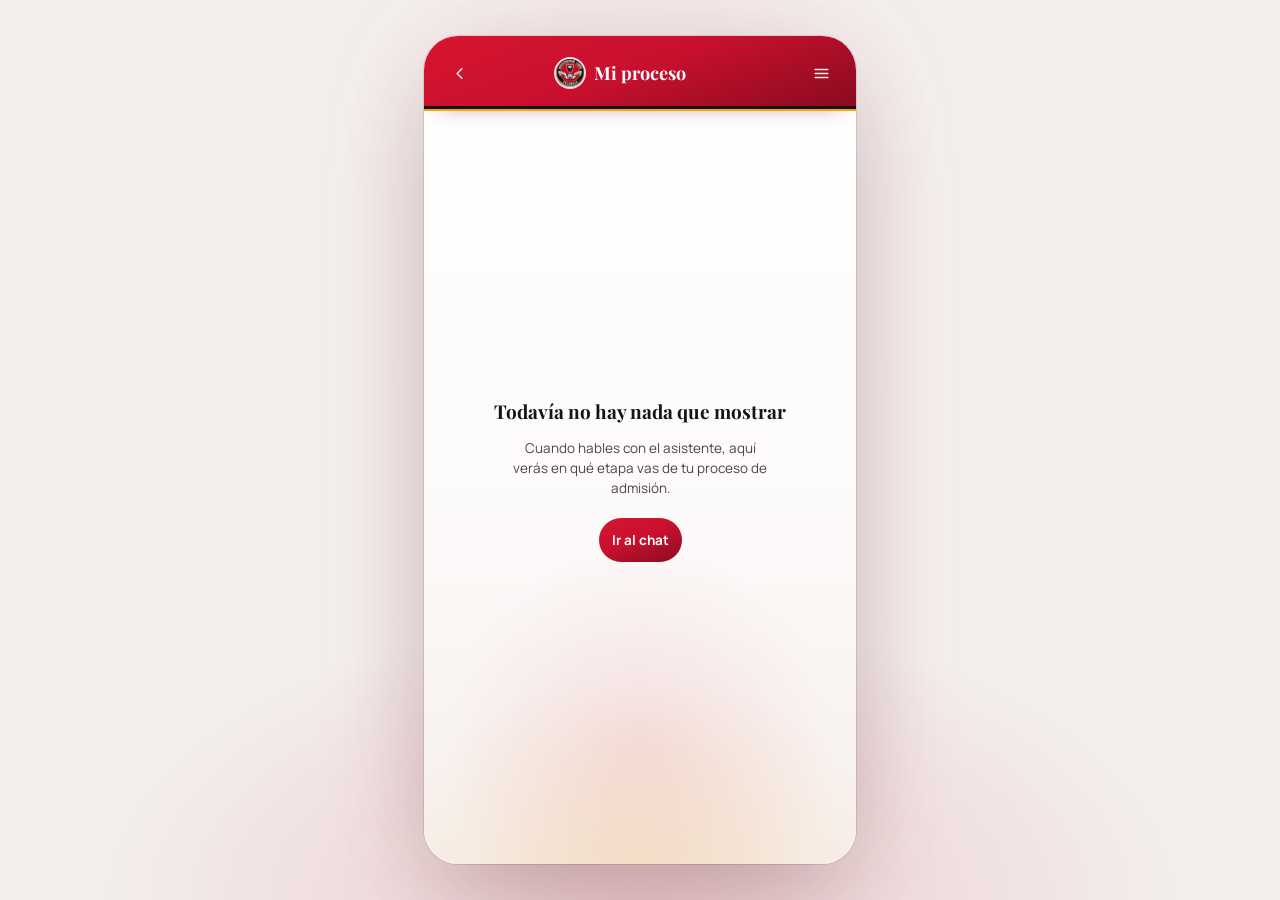
<file: screens/proceso/index.html>
<!doctype html>
<html lang="es">
<head>
<meta charset="UTF-8" />
<title>Mi proceso · Asistente Unilibre</title>
<meta name="viewport" content="width=device-width, initial-scale=1, viewport-fit=cover" />
<meta name="theme-color" content="#c8102e" />
<meta name="color-scheme" content="light" />
<link rel="manifest" href="/manifest.json" />
<link rel="icon" href="/icons/icon-32.png" sizes="32x32" type="image/png" />
<link rel="apple-touch-icon" href="/icons/apple-touch-icon.png" />
<meta name="apple-mobile-web-app-capable" content="yes" />
<meta name="mobile-web-app-capable" content="yes" />
<meta name="apple-mobile-web-app-status-bar-style" content="default" />
<meta name="apple-mobile-web-app-title" content="Asistente Unilibre" />
<link rel="preconnect" href="https://fonts.googleapis.com">
<link rel="preconnect" href="https://fonts.gstatic.com" crossorigin>
<link href="https://fonts.googleapis.com/css2?family=Playfair+Display:ital,wght@0,400..900;1,400..900&family=Manrope:wght@400;500;600;700;800&display=swap" rel="stylesheet">
<style>
  :root{
    --bg:#ffffff; --bg-well:#f3eeec; --surface:#faf7f6; --surface-2:#f2ebe9;
    --stroke:rgba(26,20,21,.11); --stroke-strong:rgba(26,20,21,.22);
    --text-primary:#1a1415; --text-secondary:#4d4344; --text-tertiary:#6f6466;
    --accent:#c8102e; --accent-bright:#e1251b; --accent-deep:#8a0b1f;
    --shadow-ambient:rgba(200,16,46,.22);
    --sun: #f2a900;
    --leaf: #e1251b;
    --font-display:'Playfair Display', Georgia, 'Times New Roman', serif;
    --font-sans:'Manrope',-apple-system,'Segoe UI',sans-serif;
  }
  *{ box-sizing:border-box; margin:0; padding:0; }
  html,body{ height:100%; overflow:hidden; overscroll-behavior:none; }
  body{ background:var(--bg-well); color:var(--text-primary); font-family:var(--font-sans);
    -webkit-font-smoothing:antialiased; }
  button{ font-family:inherit; }
  a{ color:inherit; text-decoration:none; }

  .stage{ position:fixed; inset:0; display:flex; align-items:center; justify-content:center;
    background:radial-gradient(60% 45% at 50% 100%, rgba(200,16,46,.16), transparent 70%), var(--bg-well); }
  .app{ position:relative; width:100%; max-width:432px; height:100%; max-height:940px;
    display:flex; flex-direction:column; overflow:hidden; background:var(--bg); isolation:isolate; }
  @media (min-width:680px){
    .app{ height:min(92dvh, 940px); border-radius:34px;
      box-shadow:0 0 0 1px var(--stroke), 0 40px 100px -20px rgba(26,20,21,.22), 0 0 140px -40px var(--shadow-ambient); }
  }
  .ambient{ position:absolute; inset:0; z-index:0; pointer-events:none;
    background:
      radial-gradient(70% 38% at 50% 86%, rgba(200,16,46,.09), transparent 65%),
      radial-gradient(90% 42% at 50% 106%, rgba(242,169,0,.16), transparent 70%),
      linear-gradient(180deg, #ffffff 0%, #fdfbfa 55%, #f6efed 100%);
  }

  .topbar{ position:relative; z-index:3; display:flex; align-items:center; gap:12px;
    padding:max(18px, env(safe-area-inset-top)) 16px 8px; flex-shrink:0; }
  .iconbtn{ width:38px; height:38px; border-radius:12px; flex-shrink:0;
    display:flex; align-items:center; justify-content:center;
    background:transparent; border:1px solid transparent; color:var(--text-secondary);
    cursor:pointer; transition:background .18s ease, border-color .18s ease, color .18s ease; }
  .iconbtn:hover{ background:var(--surface); border-color:var(--stroke); color:var(--text-primary); }
  .iconbtn:active{ transform:scale(.94); }
  .iconbtn svg{ width:19px; height:19px; }
  .topbar h1{ flex:1; font-family:var(--font-display); font-style:italic; font-weight:800;
    font-size:18px; text-align:center; padding-right:38px; }

  .scrim{ position:absolute; inset:0; z-index:10; background:rgba(26,20,21,.28); backdrop-filter:blur(2px);
    opacity:0; pointer-events:none; transition:opacity .25s ease; }
  .app.drawer-open .scrim{ opacity:1; pointer-events:auto; }
  .drawer{ position:absolute; top:0; bottom:0; left:0; z-index:11; width:78%; max-width:300px;
    background:linear-gradient(175deg, #ffffff, #f7f1ef); border-right:1px solid var(--stroke);
    transform:translateX(-100%); transition:transform .32s cubic-bezier(.32,.72,.24,1);
    padding:max(20px, env(safe-area-inset-top)) 16px 16px; display:flex; flex-direction:column; gap:4px; }
  .app.drawer-open .drawer{ transform:translateX(0); }
  .drawer h2{ display:flex; align-items:center; gap:10px; font-family:var(--font-display); font-weight:800; font-style:italic; font-size:19px; color:var(--accent); padding:6px 10px 16px; }
  .drawer-mark{ height:28px; width:auto; border-radius:7px; }
  .drawer-item{ display:flex; align-items:center; gap:12px; padding:11px 10px; border-radius:11px;
    color:var(--text-secondary); font-size:14px; font-weight:600;
    cursor:pointer; transition:background .15s ease, color .15s ease; position:relative; }
  .drawer-item.is-active{ color:var(--text-primary); background:var(--surface); }
  .drawer-item:hover{ background:var(--surface); color:var(--text-primary); }
  .drawer-item svg{ width:17px; height:17px; opacity:.8; flex-shrink:0; }
  .drawer-sep{ height:1px; background:var(--stroke); margin:10px 4px; }
  .drawer-foot{ margin-top:auto; padding:10px; font-size:11.5px; color:var(--text-tertiary); }
  .drawer-item .tag{ margin-left:auto; font-size:9.5px; font-weight:800; letter-spacing:.06em; text-transform:uppercase;
    color:var(--accent-bright); background:rgba(200,16,46,.16); border:1px solid rgba(225,37,27,.32); padding:2px 7px; border-radius:100px; }

  .content{ position:relative; z-index:2; flex:1; min-height:0; overflow-y:auto;
    -webkit-overflow-scrolling:touch; overscroll-behavior:contain; padding:16px 20px 26px;
    display:flex; flex-direction:column; gap:22px; scrollbar-width:thin; scrollbar-color:rgba(225,37,27,.35) transparent; }
  .content::-webkit-scrollbar{ width:5px; }
  .content::-webkit-scrollbar-track{ background:transparent; }
  .content::-webkit-scrollbar-thumb{ background:rgba(225,37,27,.35); border-radius:100px; }
  .content::-webkit-scrollbar-thumb:hover{ background:rgba(225,37,27,.55); }

  /* Stepper */
  .stepper{ display:flex; justify-content:space-between; padding:6px 4px 0; }
  .step{ display:flex; flex-direction:column; align-items:center; gap:8px; flex:1; position:relative; }
  .step:not(:last-child)::after{
    content:''; position:absolute; top:13px; left:calc(50% + 20px); right:calc(-50% + 20px);
    height:2px; background:var(--stroke-strong); z-index:0;
  }
  .step.is-done:not(:last-child)::after{ background:var(--accent); }
  .dot{ width:26px; height:26px; border-radius:50%; border:2px solid var(--stroke-strong);
    background:var(--bg); display:flex; align-items:center; justify-content:center; z-index:1;
    font-size:10px; font-weight:800; color:var(--text-tertiary); flex-shrink:0; }
  .step.is-done .dot{ background:linear-gradient(155deg, var(--accent-bright), var(--accent)); border-color:transparent; color:#fff; }
  .step.is-current .dot{ border-color:var(--accent-bright); color:var(--accent-bright); box-shadow:0 0 0 4px rgba(200,16,46,.16); }
  .step label{ font-size:9.5px; font-weight:700; text-align:center; color:var(--text-tertiary); line-height:1.3; max-width:60px; }
  .step.is-done label, .step.is-current label{ color:var(--text-primary); }

  .card{ background:var(--surface); border:1px solid var(--stroke); border-radius:20px; padding:20px; }
  .card h2{ font-family:var(--font-display); font-style:italic; font-weight:800; font-size:17px; margin-bottom:14px; }

  .kv{ display:flex; flex-direction:column; gap:14px; }
  .kv-row{ display:flex; align-items:center; justify-content:space-between; gap:12px; }
  .kv-row dt{ font-size:12.5px; color:var(--text-tertiary); font-weight:600; }
  .kv-row dd{ font-size:13.5px; font-weight:700; color:var(--text-primary); text-align:right; }
  .pill{ font-size:11px; font-weight:800; padding:4px 11px; border-radius:100px; }
  .pill.alto{ color:#8a0b1f; background:rgba(200,16,46,.16); border:1px solid rgba(225,37,27,.35); }
  .pill.medio{ color:#7a5600; background:rgba(242,169,0,.14); border:1px solid rgba(242,169,0,.32); }
  .pill.bajo{ color:var(--text-secondary); background:rgba(26,20,21,.04); border:1px solid var(--stroke-strong); }

  .next-card{ display:flex; gap:14px; align-items:flex-start;
    background:linear-gradient(155deg, rgba(225,37,27,.14), rgba(200,16,46,.04));
    border:1px solid rgba(225,37,27,.28); border-radius:20px; padding:18px; }
  .next-card svg{ width:20px; height:20px; color:var(--accent-bright); flex-shrink:0; margin-top:2px; }
  .next-card strong{ display:block; font-size:13px; margin-bottom:3px; }
  .next-card span{ font-size:12.5px; color:var(--text-secondary); line-height:1.5; }

  .cta{ display:block; text-align:center; padding:13px; border-radius:100px; font-size:13.5px; font-weight:700;
    color:#fff; background:linear-gradient(155deg, var(--accent-bright), var(--accent)); }

  .empty{ flex:1; display:flex; flex-direction:column; align-items:center; justify-content:center; gap:14px; text-align:center; padding:20px; }
  .empty h2{ font-family:var(--font-display); font-style:italic; font-weight:800; font-size:19px; }
  .empty p{ font-size:13.5px; color:var(--text-secondary); max-width:260px; line-height:1.5; }
</style>
<link rel="stylesheet" href="../../styles/unilibre.css" />
<script src="../../js/config.js"></script>
</head>
<body>
<div class="stage">
  <div class="app" id="app">
    <div class="ambient"></div>
    <div class="scrim" id="scrim"></div>
    <nav class="drawer" id="drawer">
      <h2><img class="drawer-mark" src="../../icons/unilibre-escudo.png" alt="" />Asistente Unilibre</h2>
      <a class="drawer-item" href="../../index.html">
        <svg viewBox="0 0 24 24" fill="none" stroke="currentColor" stroke-width="1.8" stroke-linecap="round" stroke-linejoin="round"><path d="M21 11.5a8.5 8.5 0 0 1-11.8 7.8L4 21l1.7-5.2A8.5 8.5 0 1 1 21 11.5Z"/></svg>
        Volver al chat
      </a>
      <a class="drawer-item" href="../programas/index.html">
        <svg viewBox="0 0 24 24" fill="none" stroke="currentColor" stroke-width="1.8" stroke-linecap="round" stroke-linejoin="round"><path d="M4 19.5A2.5 2.5 0 0 1 6.5 17H20"/><path d="M6.5 2H20v20H6.5A2.5 2.5 0 0 1 4 19.5v-15A2.5 2.5 0 0 1 6.5 2Z"/></svg>
        Programas de formación
      </a>
      <a class="drawer-item" href="../citas/index.html">
        <svg viewBox="0 0 24 24" fill="none" stroke="currentColor" stroke-width="1.8" stroke-linecap="round" stroke-linejoin="round"><rect x="3" y="4" width="18" height="16" rx="2"/><path d="M8 2v4M16 2v4M3 10h18"/><path d="M8.5 15.5l1.8 1.8L15.5 13.5"/></svg>
        Mis citas
      </a>
      <a class="drawer-item is-active" href="index.html">
        <svg viewBox="0 0 24 24" fill="none" stroke="currentColor" stroke-width="1.8" stroke-linecap="round" stroke-linejoin="round"><path d="M4 20V11M12 20V4M20 20v-7"/></svg>
        Mi proceso
      </a>
      <div class="drawer-sep"></div>
      <a class="drawer-item" href="../asesor/index.html">
        <svg viewBox="0 0 24 24" fill="none" stroke="currentColor" stroke-width="1.8" stroke-linecap="round" stroke-linejoin="round"><path d="M4 14v-2a8 8 0 0 1 16 0v2"/><rect x="2.5" y="14" width="4" height="6" rx="1.5"/><rect x="17.5" y="14" width="4" height="6" rx="1.5"/><path d="M19.5 20a4 4 0 0 1-4 4h-2"/></svg>
        Panel del asesor <span class="tag">Asesores</span>
      </a>
      <div class="drawer-foot">Universidad Libre &middot; Agente de Admisiones</div>
    </nav>

    <header class="topbar">
      <a class="iconbtn" href="../../index.html" aria-label="Volver al chat">
        <svg viewBox="0 0 24 24" fill="none" stroke="currentColor" stroke-width="1.8" stroke-linecap="round" stroke-linejoin="round"><path d="M15 6l-6 6 6 6"/></svg>
      </a>
      <h1>Mi proceso</h1>
      <button class="iconbtn" id="menuBtn" aria-label="Abrir menú">
        <svg viewBox="0 0 24 24" fill="none" stroke="currentColor" stroke-width="1.8" stroke-linecap="round"><path d="M4 7h16M4 12h16M4 17h16"/></svg>
      </button>
    </header>

    <div class="content" id="content"></div>
  </div>
</div>

<script>
(function(){
  "use strict";
  var CF_KEY = 'cfAdmisionesState';
  function loadState(){
    try{
      var raw = localStorage.getItem(CF_KEY);
      if(raw) return JSON.parse(raw);
    }catch(e){}
    return { profile:{}, appointments:[], lastMessages:[] };
  }

  var app = document.getElementById('app');
  document.getElementById('menuBtn').addEventListener('click', function(){ app.classList.add('drawer-open'); });
  document.getElementById('scrim').addEventListener('click', function(){ app.classList.remove('drawer-open'); });

  var STAGES = ['Exploración','Interés','Orientación','Cita','Admisión'];
  var API = (window.UL_CONFIG && window.UL_CONFIG.backendUrl) || '';

  /* Trae el estado real de las citas reservadas (el asesor marca asistencia y admisión
     en su panel) y ajusta la etapa del proceso con eso. */
  function syncWithBackend(){
    var state = loadState();
    var pending = (state.appointments||[]).filter(function(a){ return a.backendId && a.token; });
    if(!API || !pending.length) return Promise.resolve();
    return Promise.all(pending.map(function(a){
      return fetch(API + '/appointments/'+a.backendId+'/status', {
        method:'POST', headers:{ 'Content-Type':'application/json' }, body: JSON.stringify({ token:a.token })
      }).then(function(res){ return res.ok ? res.json() : null; }).then(function(remote){
        if(remote){ a.status = remote.status; a.label = remote.slot_label; a.asesor = remote.asesor; }
      }).catch(function(){});
    })).then(function(){
      var statuses = state.appointments.map(function(a){ return a.status; });
      if(statuses.indexOf('admitido') > -1){
        state.profile.etapa = 'Admisión';
        state.profile.interes = 'Alto';
        state.profile.proximaAccion = 'Formalizar tu matrícula: descarga el recibo, págalo en las fechas del calendario y entrega los documentos en Admisiones';
      }else if(statuses.indexOf('asistio') > -1 && state.profile.etapa !== 'Admisión'){
        state.profile.etapa = 'Cita';
        state.profile.proximaAccion = 'Completar tu inscripción gratuita en SIUL y presentar la entrevista de admisión';
      }
      try{ localStorage.setItem(CF_KEY, JSON.stringify(state)); }catch(e){}
    });
  }
  var content = document.getElementById('content');

  function iconFlag(){ return '<svg viewBox="0 0 24 24" fill="none" stroke="currentColor" stroke-width="2" stroke-linecap="round" stroke-linejoin="round"><path d="M5 21V4M5 4h13l-3 4 3 4H5"/></svg>'; }

  function render(){
    var state = loadState();
    var p = state.profile || {};

    if(!p.programa && !p.necesidad && (!p.etapa || p.etapa==='Exploración')){
      content.innerHTML =
        '<div class="empty">'+
          '<h2>Todavía no hay nada que mostrar</h2>'+
          '<p>Cuando hables con el asistente, aquí verás en qué etapa vas de tu proceso de admisión.</p>'+
          '<a class="cta" href="../../index.html" style="margin-top:6px;">Ir al chat</a>'+
        '</div>';
      return;
    }

    var currentIdx = STAGES.indexOf(p.etapa);
    if(currentIdx<0) currentIdx = 0;

    var stepper = '<div class="stepper">';
    STAGES.forEach(function(s, i){
      var cls = i<currentIdx ? 'is-done' : (i===currentIdx ? 'is-current' : '');
      stepper += '<div class="step '+cls+'"><div class="dot">'+(i<currentIdx?'✓':(i+1))+'</div><label>'+s+'</label></div>';
    });
    stepper += '</div>';

    var interesClass = p.interes==='Alto' ? 'alto' : (p.interes==='Bajo' ? 'bajo' : 'medio');

    var card =
      '<div class="card"><h2>Resumen de tu proceso</h2><dl class="kv">'+
        row('Programa de interés', p.programa || 'Aún no definido')+
        row('Sede', p.sede || 'Aún no definida')+
        row('Nivel de interés', '<span class="pill '+interesClass+'">'+(p.interes||'Medio')+'</span>', true)+
        row('Necesidad principal', p.necesidad || 'Explorando opciones')+
        (p.cita ? row('Cita agendada', cap(p.cita.label)) : '')+
      '</dl></div>';

    var nextCard =
      '<div class="next-card">'+iconFlag()+
        '<div><strong>Próxima acción</strong><span>'+(p.proximaAccion || 'Seguir explorando programas de formación')+'</span></div>'+
      '</div>';

    content.innerHTML = stepper + card + nextCard +
      '<a class="cta" href="../../index.html">Continuar en el chat</a>';
  }

  function row(label, value, raw){
    return '<div class="kv-row"><dt>'+label+'</dt><dd>'+(raw?value:escapeHtml(value))+'</dd></div>';
  }
  function escapeHtml(s){ var d=document.createElement('div'); d.textContent=s; return d.innerHTML; }
  function cap(s){ return s.charAt(0).toUpperCase()+s.slice(1); }

  render();
  syncWithBackend().then(render);
})();
</script>
<script>
  if ('serviceWorker' in navigator) {
    window.addEventListener('load', function(){ navigator.serviceWorker.register('/sw.js'); });
  }
</script>
</body>
</html>
</file>
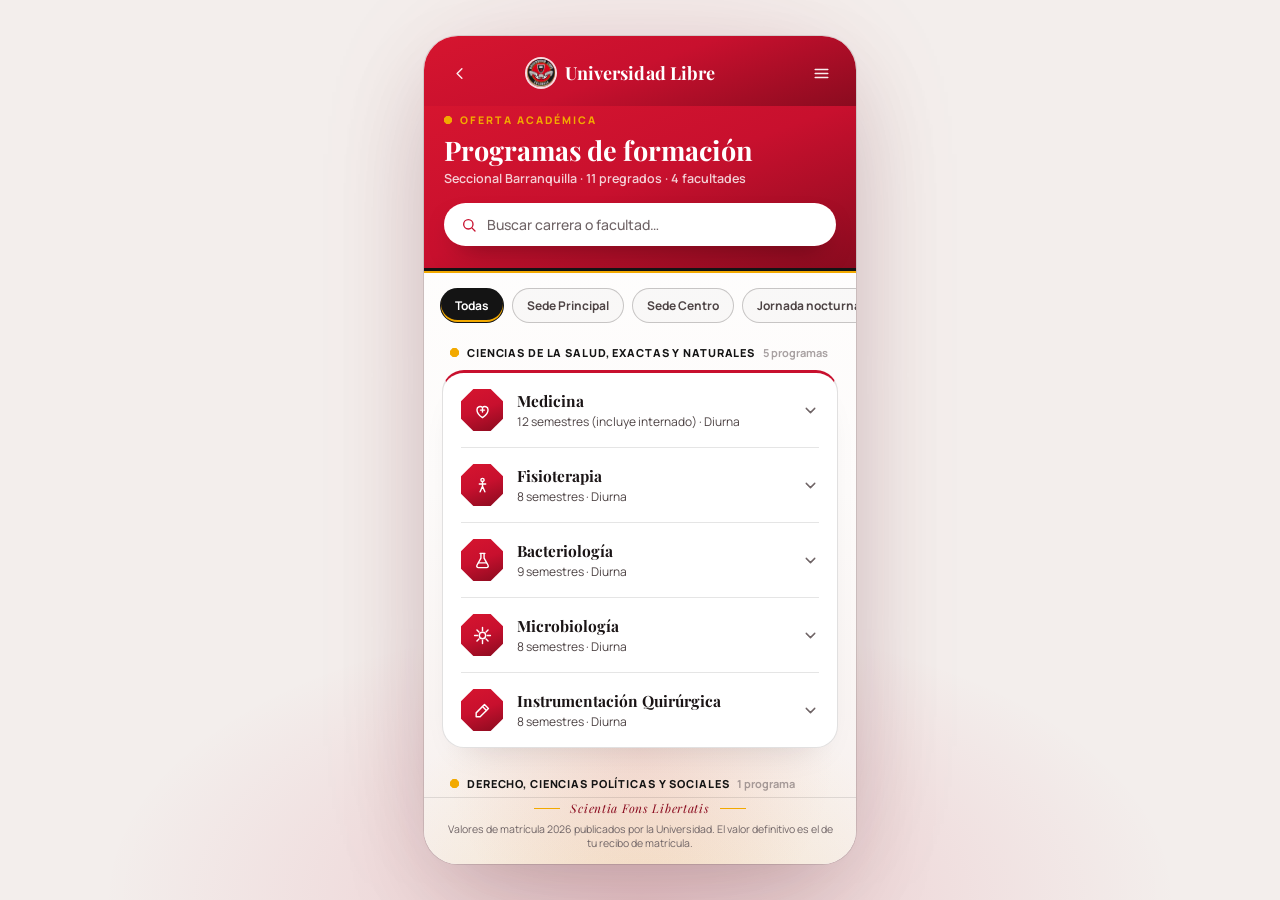
<file: screens/programas/index.html>
<!doctype html>
<html lang="es">
<head>
<meta charset="UTF-8" />
<title>Programas de formación · Asistente Unilibre</title>
<meta name="viewport" content="width=device-width, initial-scale=1, viewport-fit=cover" />
<meta name="theme-color" content="#c8102e" />
<meta name="color-scheme" content="light" />
<link rel="manifest" href="/manifest.json" />
<link rel="icon" href="/icons/icon-32.png" sizes="32x32" type="image/png" />
<link rel="apple-touch-icon" href="/icons/apple-touch-icon.png" />
<meta name="apple-mobile-web-app-capable" content="yes" />
<meta name="mobile-web-app-capable" content="yes" />
<meta name="apple-mobile-web-app-status-bar-style" content="default" />
<meta name="apple-mobile-web-app-title" content="Asistente Unilibre" />
<link rel="preconnect" href="https://fonts.googleapis.com">
<link rel="preconnect" href="https://fonts.gstatic.com" crossorigin>
<link href="https://fonts.googleapis.com/css2?family=Playfair+Display:ital,wght@0,400..900;1,400..900&family=Manrope:wght@400;500;600;700;800&display=swap" rel="stylesheet">
<style>
  :root{
    --bg:                #ffffff;
    --bg-well:            #f3eeec;
    --surface:            #faf7f6;
    --surface-2:          #f2ebe9;
    --stroke:             rgba(26,20,21,.11);
    --stroke-strong:      rgba(26,20,21,.22);
    --text-primary:       #1a1415;
    --text-secondary:     #4d4344;
    --text-tertiary:      #6f6466;
    --accent:             #c8102e;
    --accent-bright:      #e1251b;
    --accent-deep:        #8a0b1f;
    --shadow-ambient:     rgba(200,16,46,.22);
    --sun: #f2a900;
    --leaf: #e1251b;
    --font-display:       'Playfair Display', Georgia, 'Times New Roman', serif;
    --font-sans:          'Manrope', -apple-system, 'Segoe UI', sans-serif;
  }
  *{ box-sizing:border-box; margin:0; padding:0; }
  html,body{ height:100%; overflow:hidden; overscroll-behavior:none; }
  body{
    background: var(--bg-well); color: var(--text-primary);
    font-family: var(--font-sans); -webkit-font-smoothing: antialiased;
  }
  ::selection{ background: var(--accent); color:#fff; }
  button{ font-family:inherit; }
  a{ color:inherit; }

  .stage{ position:fixed; inset:0; display:flex; align-items:center; justify-content:center;
    background: radial-gradient(60% 45% at 50% 100%, rgba(200,16,46,.16), transparent 70%), var(--bg-well); }
  .app{ position:relative; width:100%; max-width:432px; height:100%; max-height:940px;
    display:flex; flex-direction:column; overflow:hidden; background: var(--bg); isolation:isolate; }
  @media (min-width:680px){
    .app{ height:min(92dvh, 940px); border-radius:34px;
      box-shadow:0 0 0 1px var(--stroke), 0 40px 100px -20px rgba(26,20,21,.22), 0 0 140px -40px var(--shadow-ambient); }
  }
  .ambient{ position:absolute; inset:0; z-index:0; pointer-events:none;
    background:
      radial-gradient(70% 38% at 50% 86%, rgba(200,16,46,.09), transparent 65%),
      radial-gradient(90% 42% at 50% 106%, rgba(242,169,0,.16), transparent 70%),
      linear-gradient(180deg, #ffffff 0%, #fdfbfa 55%, #f6efed 100%);
  }

  .topbar{ position:relative; z-index:3; display:flex; align-items:center; gap:12px;
    padding: max(18px, env(safe-area-inset-top)) 16px 8px; flex-shrink:0; }
  .iconbtn{ width:38px; height:38px; border-radius:12px; flex-shrink:0;
    display:flex; align-items:center; justify-content:center;
    background:transparent; border:1px solid transparent; color:var(--text-secondary);
    cursor:pointer; transition:background .18s ease, border-color .18s ease, color .18s ease; text-decoration:none; }
  .iconbtn:hover{ background:var(--surface); border-color:var(--stroke); color:var(--text-primary); }
  .iconbtn:active{ transform:scale(.94); }
  .iconbtn svg{ width:19px; height:19px; }
  .topbar h1{ flex:1; font-family:var(--font-display); font-style:italic; font-weight:800;
    font-size:18px; text-align:center; padding-right:38px; }

  .scrim{ position:absolute; inset:0; z-index:10; background:rgba(26,20,21,.28); backdrop-filter:blur(2px);
    opacity:0; pointer-events:none; transition:opacity .25s ease; }
  .app.drawer-open .scrim{ opacity:1; pointer-events:auto; }
  .drawer{ position:absolute; top:0; bottom:0; left:0; z-index:11; width:78%; max-width:300px;
    background:linear-gradient(175deg, #ffffff, #f7f1ef); border-right:1px solid var(--stroke);
    transform:translateX(-100%); transition:transform .32s cubic-bezier(.32,.72,.24,1);
    padding:max(20px, env(safe-area-inset-top)) 16px 16px; display:flex; flex-direction:column; gap:4px; }
  .app.drawer-open .drawer{ transform:translateX(0); }
  .drawer h2{ display:flex; align-items:center; gap:10px; font-family:var(--font-display); font-weight:800; font-style:italic; font-size:19px; color:var(--accent); padding:6px 10px 16px; }
  .drawer-mark{ height:28px; width:auto; border-radius:7px; }
  .drawer-item{ display:flex; align-items:center; gap:12px; padding:11px 10px; border-radius:11px;
    color:var(--text-secondary); font-size:14px; font-weight:600; text-decoration:none;
    cursor:pointer; transition:background .15s ease, color .15s ease; position:relative; }
  .drawer-item.is-active{ color:var(--text-primary); background:var(--surface); }
  .drawer-item:hover{ background:var(--surface); color:var(--text-primary); }
  .drawer-item svg{ width:17px; height:17px; opacity:.8; flex-shrink:0; }
  .drawer-sep{ height:1px; background:var(--stroke); margin:10px 4px; }
  .drawer-foot{ margin-top:auto; padding:10px; font-size:11.5px; color:var(--text-tertiary); }
  .drawer-item .tag{ margin-left:auto; font-size:9.5px; font-weight:800; letter-spacing:.06em; text-transform:uppercase;
    color:var(--accent-bright); background:rgba(200,16,46,.16); border:1px solid rgba(225,37,27,.32); padding:2px 7px; border-radius:100px; }

  .search-wrap{ position:relative; z-index:2; padding:8px 16px 4px; flex-shrink:0; }
  .search-bar{ display:flex; align-items:center; gap:10px; background:rgba(26,20,21,.06);
    -webkit-backdrop-filter:blur(20px) saturate(180%); backdrop-filter:blur(20px) saturate(180%);
    border:1px solid rgba(26,20,21,.14); border-radius:100px; padding:11px 16px;
    transition:border-color .2s ease; }
  .search-bar:focus-within{ border-color:var(--accent); }
  .search-bar svg{ width:16px; height:16px; color:var(--text-tertiary); flex-shrink:0; }
  .search-bar input{ flex:1; background:none; border:none; outline:none; color:var(--text-primary);
    font-size:14px; font-weight:500; font-family:var(--font-sans); min-width:0; }
  .search-bar input::placeholder{ color:var(--text-tertiary); }

  .filters{ position:relative; z-index:2; display:flex; gap:8px; overflow-x:auto; padding:12px 16px 4px;
    flex-shrink:0; scrollbar-width:none; }
  .filters::-webkit-scrollbar{ display:none; }
  .filter-chip{ flex-shrink:0; border:1px solid var(--stroke-strong); background:rgba(26,20,21,.02);
    color:var(--text-secondary); font-size:12px; font-weight:700; padding:8px 14px; border-radius:100px;
    cursor:pointer; white-space:nowrap; transition:all .16s ease; }
  .filter-chip.is-active{ background:linear-gradient(155deg, var(--accent-bright), var(--accent)); color:#fff; border-color:transparent; }
  .filter-chip:not(.is-active):hover{ border-color:var(--accent); color:var(--text-primary); }

  .list{ position:relative; z-index:2; flex:1; min-height:0; overflow-y:auto;
    -webkit-overflow-scrolling:touch; overscroll-behavior:contain; padding:18px 18px 30px;
    scrollbar-width:thin; scrollbar-color:rgba(225,37,27,.35) transparent; }
  .list::-webkit-scrollbar{ width:5px; }
  .list::-webkit-scrollbar-track{ background:transparent; }
  .list::-webkit-scrollbar-thumb{ background:rgba(225,37,27,.35); border-radius:100px; }
  .list::-webkit-scrollbar-thumb:hover{ background:rgba(225,37,27,.55); }

  /* Programs are grouped by faculty — like a grouped table — so the list reads
     as organised sections with real air between them, not one dense stack. */
  .fgroup{ margin-bottom:28px; }
  .fgroup:last-child{ margin-bottom:6px; }
  .fgroup-label{ display:flex; align-items:baseline; gap:8px; padding:0 8px 10px; }
  .fgroup-label strong{ font-size:11px; font-weight:800; letter-spacing:.08em; text-transform:uppercase; color:var(--text-tertiary); }
  .fgroup-label span{ font-size:11px; font-weight:700; color:var(--text-tertiary); opacity:.6; }

  .fgroup-card{ background:var(--surface); border:1px solid rgba(26,20,21,.13); border-radius:22px;
    overflow:hidden; box-shadow:0 18px 36px -26px rgba(26,20,21,.22), inset 0 1px 0 rgba(255,255,255,.04); }

  .prow-divider{ height:1px; background:var(--stroke); margin:0 18px; }

  .pcard-head{ display:flex; align-items:center; gap:14px; padding:16px 18px; cursor:pointer;
    transition:background .15s ease; }
  .pcard-head:hover{ background:rgba(26,20,21,.025); }
  .pcard-head:active{ background:rgba(26,20,21,.04); }
  .pcard-icon{ width:42px; height:42px; border-radius:13px; flex-shrink:0;
    background:linear-gradient(155deg, rgba(225,37,27,.24), rgba(200,16,46,.07));
    border:1px solid rgba(225,37,27,.28);
    display:flex; align-items:center; justify-content:center; color:var(--accent-bright); }
  .pcard-icon svg{ width:19px; height:19px; }
  .pcard-title{ flex:1; min-width:0; }
  .pcard-title strong{ display:block; font-size:14.5px; font-weight:700; color:var(--text-primary); letter-spacing:-.01em; }
  .pcard-title span{ display:block; font-size:12px; color:var(--text-secondary); margin-top:3px; line-height:1.4; }
  .pcard-chev{ width:17px; height:17px; color:var(--text-tertiary); flex-shrink:0; transition:transform .3s ease, color .2s ease; }
  .prow.is-open .pcard-chev{ transform:rotate(180deg); color:var(--accent-bright); }
  .prow.is-open .pcard-head{ background:var(--surface-2); }

  .pcard-body{ max-height:0; overflow:hidden; transition:max-height .35s ease; }
  .prow.is-open .pcard-body{ max-height:480px; }
  .pcard-inner{ display:flex; flex-direction:column; gap:16px; background:var(--surface-2);
    margin:0; padding:2px 18px 20px; }
  .pcard-inner p{ font-size:13px; color:var(--text-secondary); line-height:1.6; }
  .badges{ display:flex; flex-wrap:wrap; gap:7px; }
  .badge{ font-size:11px; font-weight:700; color:var(--text-secondary);
    border:1px solid var(--stroke-strong); padding:5px 12px; border-radius:100px; }
  .kv{ display:grid; grid-template-columns:auto 1fr; gap:10px 14px; font-size:12.5px; }
  .kv dt{ color:var(--text-tertiary); font-weight:600; }
  .kv dd{ color:var(--text-primary); font-weight:600; text-align:right; }
  .pcard-actions{ display:flex; gap:10px; margin-top:2px; }
  .pbtn{ flex:1; text-align:center; padding:12px 10px; border-radius:100px; font-size:12.5px; font-weight:700;
    text-decoration:none; cursor:pointer; border:1px solid transparent; transition:transform .12s ease, filter .15s ease; }
  .pbtn:active{ transform:scale(.97); }
  .pbtn.primary{ background:linear-gradient(155deg, var(--accent-bright), var(--accent)); color:#fff;
    box-shadow:0 8px 20px -8px rgba(200,16,46,.6); }
  .pbtn.ghost{ background:rgba(26,20,21,.04); border-color:var(--stroke-strong); color:var(--text-primary); }
  .pbtn:hover{ filter:brightness(1.08); }

  .empty{ text-align:center; padding:60px 20px; color:var(--text-tertiary); font-size:13.5px; }

  /* ============ Franja de oferta académica (continúa el encabezado rojo) ============ */
  .search-wrap{ background:var(--ul-band); color:#fff; padding:2px 20px 22px; margin-top:-1px; }
  .search-wrap::after{ content:""; position:absolute; left:0; right:0; bottom:-5px; height:5px;
    background:linear-gradient(180deg, var(--ul-black) 0 3px, var(--ul-gold) 3px 5px); }
  .eyebrow{ display:inline-flex; align-items:center; gap:8px; font-size:10.5px; font-weight:800;
    letter-spacing:.2em; text-transform:uppercase; color:var(--ul-gold); }
  .eyebrow::before{ content:""; width:8px; height:8px; background:var(--ul-gold); clip-path:var(--ul-octagon); }
  .hero-title{ font-family:var(--font-display); font-weight:700; font-size:27px; line-height:1.15; margin:6px 0 4px; }
  .hero-meta{ font-size:12.5px; font-weight:600; color:rgba(255,255,255,.8); margin-bottom:16px; }
  .search-wrap .search-bar{ background:#fff; border-color:transparent; box-shadow:0 12px 28px -14px rgba(0,0,0,.55); }
  .search-wrap .search-bar svg{ color:var(--ul-red); }
  .filters{ padding-top:20px; }

  .pcard-head{ position:relative; }
  .prow.is-open .pcard-head::before{ content:""; position:absolute; left:0; top:12px; bottom:12px; width:3px; background:var(--ul-red); }
  .pcard-title strong{ font-family:var(--font-display); font-size:15.5px; font-weight:700; letter-spacing:0; }
  .badge{ border-color:rgba(200,16,46,.35); color:var(--ul-red-deep); background:rgba(200,16,46,.05); }
  .kv{ gap:0 14px; }
  .kv dt, .kv dd{ padding:9px 0; border-bottom:1px solid rgba(242,169,0,.35); }
  .kv dt:last-of-type, .kv dd:last-of-type{ border-bottom:0; }
  .kv dt{ font-size:10.5px; font-weight:800; letter-spacing:.08em; text-transform:uppercase; color:var(--ul-black); }
  .pcard-inner{ background:#fff; border-top:1px solid var(--stroke); padding-top:16px; }
  .prow.is-open .pcard-head{ background:#fff; }
  .note{ display:flex; flex-direction:column; gap:6px; padding-top:10px; border-top:1px solid var(--stroke); }

  .note{ position:relative; z-index:2; flex-shrink:0; text-align:center; font-size:10.5px;
    color:var(--text-tertiary); padding:2px 20px max(14px, env(safe-area-inset-bottom)); }
</style>
<link rel="stylesheet" href="../../styles/unilibre.css" />
</head>
<body>
<div class="stage">
  <div class="app" id="app">
    <div class="ambient"></div>
    <div class="scrim" id="scrim"></div>
    <nav class="drawer" id="drawer">
      <h2><img class="drawer-mark" src="../../icons/unilibre-escudo.png" alt="" />Asistente Unilibre</h2>
      <a class="drawer-item" href="../../index.html">
        <svg viewBox="0 0 24 24" fill="none" stroke="currentColor" stroke-width="1.8" stroke-linecap="round" stroke-linejoin="round"><path d="M21 11.5a8.5 8.5 0 0 1-11.8 7.8L4 21l1.7-5.2A8.5 8.5 0 1 1 21 11.5Z"/></svg>
        Volver al chat
      </a>
      <a class="drawer-item is-active" href="index.html">
        <svg viewBox="0 0 24 24" fill="none" stroke="currentColor" stroke-width="1.8" stroke-linecap="round" stroke-linejoin="round"><path d="M4 19.5A2.5 2.5 0 0 1 6.5 17H20"/><path d="M6.5 2H20v20H6.5A2.5 2.5 0 0 1 4 19.5v-15A2.5 2.5 0 0 1 6.5 2Z"/></svg>
        Programas de formación
      </a>
      <a class="drawer-item" href="../citas/index.html">
        <svg viewBox="0 0 24 24" fill="none" stroke="currentColor" stroke-width="1.8" stroke-linecap="round" stroke-linejoin="round"><rect x="3" y="4" width="18" height="16" rx="2"/><path d="M8 2v4M16 2v4M3 10h18"/><path d="M8.5 15.5l1.8 1.8L15.5 13.5"/></svg>
        Mis citas
      </a>
      <a class="drawer-item" href="../proceso/index.html">
        <svg viewBox="0 0 24 24" fill="none" stroke="currentColor" stroke-width="1.8" stroke-linecap="round" stroke-linejoin="round"><path d="M4 20V11M12 20V4M20 20v-7"/></svg>
        Mi proceso
      </a>
      <div class="drawer-sep"></div>
      <a class="drawer-item" href="../asesor/index.html">
        <svg viewBox="0 0 24 24" fill="none" stroke="currentColor" stroke-width="1.8" stroke-linecap="round" stroke-linejoin="round"><path d="M4 14v-2a8 8 0 0 1 16 0v2"/><rect x="2.5" y="14" width="4" height="6" rx="1.5"/><rect x="17.5" y="14" width="4" height="6" rx="1.5"/><path d="M19.5 20a4 4 0 0 1-4 4h-2"/></svg>
        Panel del asesor <span class="tag">Asesores</span>
      </a>
      <div class="drawer-foot">Universidad Libre &middot; Agente de Admisiones</div>
    </nav>

    <header class="topbar is-joined">
      <a class="iconbtn" href="../../index.html" aria-label="Volver al chat">
        <svg viewBox="0 0 24 24" fill="none" stroke="currentColor" stroke-width="1.8" stroke-linecap="round" stroke-linejoin="round"><path d="M15 6l-6 6 6 6"/></svg>
      </a>
      <h1>Universidad Libre</h1>
      <button class="iconbtn" id="menuBtn" aria-label="Abrir menú">
        <svg viewBox="0 0 24 24" fill="none" stroke="currentColor" stroke-width="1.8" stroke-linecap="round"><path d="M4 7h16M4 12h16M4 17h16"/></svg>
      </button>
    </header>

    <div class="search-wrap">
      <span class="eyebrow">Oferta académica</span>
      <h2 class="hero-title">Programas de formación</h2>
      <p class="hero-meta" id="heroMeta"></p>
      <div class="search-bar">
        <svg viewBox="0 0 24 24" fill="none" stroke="currentColor" stroke-width="2" stroke-linecap="round" stroke-linejoin="round"><circle cx="11" cy="11" r="7"/><path d="m21 21-4.3-4.3"/></svg>
        <input id="search" type="text" placeholder="Buscar carrera o facultad…" autocomplete="off" />
      </div>
    </div>

    <div class="filters" id="filters"></div>
    <div class="list" id="list"></div>

    <p class="note"><span class="ul-motto">Scientia Fons Libertatis</span>Valores de matrícula 2026 publicados por la Universidad. El valor definitivo es el de tu recibo de matrícula.</p>
  </div>
</div>

<script src="../../js/programas-unilibre.js"></script>
<script>
(function(){
  "use strict";
  /* Oferta real de la seccional Barranquilla: js/programas-unilibre.js */
  var KB_PROGRAMS = window.UL_PROGRAMS || [];
  var SEDES = window.UL_SEDES || [];
  var NOCTURNA = 'Jornada nocturna';

  var app = document.getElementById('app');
  var menuBtn = document.getElementById('menuBtn');
  var scrim = document.getElementById('scrim');
  menuBtn.addEventListener('click', function(){ app.classList.add('drawer-open'); });
  scrim.addEventListener('click', function(){ app.classList.remove('drawer-open'); });

  var filtersEl = document.getElementById('filters');
  var listEl = document.getElementById('list');
  var searchEl = document.getElementById('search');
  var activeSede = 'Todas';

  function strip(s){ return (s||'').toLowerCase().normalize('NFD').replace(/[̀-ͯ]/g,''); }

  function renderFilters(){
    var sedes = ['Todas'].concat(SEDES, [NOCTURNA]);
    filtersEl.innerHTML = '';
    sedes.forEach(function(s){
      var chip = document.createElement('button');
      chip.type = 'button';
      chip.className = 'filter-chip' + (s===activeSede ? ' is-active' : '');
      chip.textContent = s;
      chip.addEventListener('click', function(){ activeSede = s; renderFilters(); renderList(); });
      filtersEl.appendChild(chip);
    });
  }

  var PROGRAM_ICONS = {
    medicina: '<path d="M12 21s-7-4.4-7-10a4 4 0 0 1 7-2.6A4 4 0 0 1 19 11c0 5.6-7 10-7 10Z"/><path d="M12 9v5M9.5 11.5h5"/>',
    fisioterapia: '<circle cx="12" cy="5" r="2"/><path d="M12 7v6l-3 7M12 13l3 7M8 10h8"/>',
    bacteriologia: '<path d="M9 3h6M10 3v6l-5 9a2 2 0 0 0 1.8 3h10.4a2 2 0 0 0 1.8-3l-5-9V3"/><path d="M7 15h10"/>',
    microbiologia: '<circle cx="12" cy="12" r="4"/><path d="M12 2v4M12 18v4M2 12h4M18 12h4M5 5l2.5 2.5M16.5 16.5 19 19M5 19l2.5-2.5M16.5 7.5 19 5"/>',
    instrumentacion: '<path d="M14.5 4.5 19.5 9.5 9 20H4v-5L14.5 4.5Z"/><path d="m12 7 5 5"/>',
    derecho: '<path d="M12 3v18M5 21h14M6 7h12M6 7l-3 7a3 3 0 0 0 6 0L6 7ZM18 7l-3 7a3 3 0 0 0 6 0l-3-7Z"/>',
    sistemas: '<path d="m8 8-4 4 4 4M16 8l4 4-4 4M13.5 5l-3 14"/>',
    industrial: '<circle cx="12" cy="12" r="3"/><path d="M19.4 15a1.7 1.7 0 0 0 .3 1.8l.1.1a2 2 0 1 1-2.8 2.8l-.1-.1a1.7 1.7 0 0 0-1.8-.3 1.7 1.7 0 0 0-1 1.5V21a2 2 0 0 1-4 0v-.1a1.7 1.7 0 0 0-1.1-1.5 1.7 1.7 0 0 0-1.8.3l-.1.1a2 2 0 1 1-2.8-2.8l.1-.1a1.7 1.7 0 0 0 .3-1.8 1.7 1.7 0 0 0-1.5-1H3a2 2 0 0 1 0-4h.1a1.7 1.7 0 0 0 1.5-1.1 1.7 1.7 0 0 0-.3-1.8l-.1-.1a2 2 0 1 1 2.8-2.8l.1.1a1.7 1.7 0 0 0 1.8.3H9a1.7 1.7 0 0 0 1-1.5V3a2 2 0 0 1 4 0v.1a1.7 1.7 0 0 0 1 1.5 1.7 1.7 0 0 0 1.8-.3l.1-.1a2 2 0 1 1 2.8 2.8l-.1.1a1.7 1.7 0 0 0-.3 1.8V9a1.7 1.7 0 0 0 1.5 1H21a2 2 0 0 1 0 4h-.1a1.7 1.7 0 0 0-1.5 1Z"/>',
    contaduria: '<path d="M6 2h12v20l-3-2-3 2-3-2-3 2V2Z"/><path d="M8 7h8M8 11h8M8 15h4"/>',
    negocios: '<circle cx="12" cy="12" r="9"/><path d="M3 12h18M12 3a14 14 0 0 1 0 18M12 3a14 14 0 0 0 0 18"/>',
    logistica: '<path d="M3 7h11v9H3zM14 10h4l3 3v3h-7z"/><circle cx="7" cy="18" r="2"/><circle cx="17" cy="18" r="2"/>'
  };
  function iconFor(id){
    return '<svg viewBox="0 0 24 24" fill="none" stroke="currentColor" stroke-width="1.8" stroke-linecap="round" stroke-linejoin="round">'+(PROGRAM_ICONS[id]||PROGRAM_ICONS.administrativo)+'</svg>';
  }

  function goAsk(question){
    try{ localStorage.setItem('cfPendingQuestion', question); }catch(e){}
    window.location.href = '../../index.html';
  }

  var FACULTY_ORDER = window.UL_FACULTADES || [];
  var openId = null;

  function buildRow(p){
    var row = document.createElement('div');
    row.className = 'prow' + (openId===p.id ? ' is-open' : '');

    var head = document.createElement('div');
    head.className = 'pcard-head';
    head.innerHTML =
      '<div class="pcard-icon">'+iconFor(p.id)+'</div>'+
      '<div class="pcard-title"><strong>'+p.nombre+'</strong><span>'+p.duracion+' · '+p.jornada+'</span></div>'+
      '<svg class="pcard-chev" viewBox="0 0 24 24" fill="none" stroke="currentColor" stroke-width="2" stroke-linecap="round" stroke-linejoin="round"><path d="m6 9 6 6 6-6"/></svg>';
    head.addEventListener('click', function(){
      openId = (openId===p.id) ? null : p.id;
      renderList();
    });
    row.appendChild(head);

    var body = document.createElement('div');
    body.className = 'pcard-body';
    var inner = document.createElement('div');
    inner.className = 'pcard-inner';
    inner.innerHTML =
      '<p>'+p.resumen+'</p>'+
      '<div class="badges">'+p.sedes.map(function(s){ return '<span class="badge">'+s+'</span>'; }).join('')+'</div>'+
      '<dl class="kv">'+
        '<dt>Título</dt><dd>'+p.titulo+'</dd>'+
        '<dt>Modalidad</dt><dd>'+p.modalidad+'</dd>'+
        '<dt>Jornada</dt><dd>'+p.jornada+'</dd>'+
        '<dt>Duración</dt><dd>'+p.duracion+'</dd>'+
        '<dt>Matrícula 2026</dt><dd>'+p.costo+' / semestre</dd>'+
        '<dt>Inscripción</dt><dd>'+p.requisitos.join(', ')+'</dd>'+
        (p.snies ? '<dt>SNIES</dt><dd>'+p.snies+'</dd>' : '')+
      '</dl>'+
      '<div class="pcard-actions">'+
        '<button type="button" class="pbtn ghost" data-act="ask">Preguntar al asistente</button>'+
        '<button type="button" class="pbtn primary" data-act="schedule">Agendar cita</button>'+
      '</div>';
    body.appendChild(inner);
    row.appendChild(body);

    inner.querySelector('[data-act="ask"]').addEventListener('click', function(){
      goAsk('Cuéntame más sobre '+p.nombre);
    });
    inner.querySelector('[data-act="schedule"]').addEventListener('click', function(){
      goAsk('Quiero agendar una cita para conocer más sobre '+p.nombre);
    });

    return row;
  }

  function renderList(){
    var q = strip(searchEl.value);
    var items = KB_PROGRAMS.filter(function(p){
      if(activeSede===NOCTURNA){ if(p.jornada.toLowerCase().indexOf('nocturna')===-1) return false; }
      else if(activeSede!=='Todas' && p.sedes.indexOf(activeSede)===-1) return false;
      if(!q) return true;
      return strip(p.nombre).indexOf(q)>-1 || strip(p.facultad).indexOf(q)>-1;
    });

    listEl.innerHTML = '';
    if(!items.length){
      var e = document.createElement('div');
      e.className = 'empty';
      e.textContent = 'No encontré programas con esos filtros.';
      listEl.appendChild(e);
      return;
    }

    FACULTY_ORDER.forEach(function(facultad){
      var progs = items.filter(function(p){ return p.facultad===facultad; });
      if(!progs.length) return;

      var group = document.createElement('div');
      group.className = 'fgroup';

      var label = document.createElement('div');
      label.className = 'fgroup-label';
      label.innerHTML = '<strong>'+(facultad==='Ingeniería' ? 'Facultad de Ingeniería' : facultad)+'</strong><span>'+progs.length+' programa'+(progs.length>1?'s':'')+'</span>';
      group.appendChild(label);

      var card = document.createElement('div');
      card.className = 'fgroup-card';
      progs.forEach(function(p, i){
        card.appendChild(buildRow(p));
        if(i < progs.length-1){
          var div = document.createElement('div');
          div.className = 'prow-divider';
          card.appendChild(div);
        }
      });
      group.appendChild(card);
      listEl.appendChild(group);
    });
  }

  document.getElementById('heroMeta').textContent =
    'Seccional Barranquilla · '+KB_PROGRAMS.length+' pregrados · '+FACULTY_ORDER.length+' facultades';
  searchEl.addEventListener('input', renderList);
  renderFilters();
  renderList();
})();
</script>
<script>
  if ('serviceWorker' in navigator) {
    window.addEventListener('load', function(){ navigator.serviceWorker.register('/sw.js'); });
  }
</script>
</body>
</html>
</file>
<file: styles/unilibre.css>
/* =====================================================================
   Identidad institucional — Universidad Libre de Colombia
   Rojo (fortaleza, coraje), negro (formalidad, prestigio), amarillo
   (inteligencia, honor) y blanco (perfección, pureza). El octágono de la
   guía de colores se usa como forma de íconos y marcadores.
   Se carga después del <style> de cada pantalla y lo sobrescribe.
===================================================================== */
:root{
  --ul-red:        #c8102e;
  --ul-red-bright: #e1251b;
  --ul-red-deep:   #8a0b1f;
  --ul-black:      #141414;
  --ul-gold:       #f2a900;
  --ul-white:      #ffffff;
  --ul-octagon: polygon(29.3% 0, 70.7% 0, 100% 29.3%, 100% 70.7%, 70.7% 100%, 29.3% 100%, 0 70.7%, 0 29.3%);
  --ul-band: linear-gradient(160deg, #d6152f 0%, var(--ul-red) 48%, var(--ul-red-deep) 100%);
}

/* ---------- Franja institucional (encabezado) ---------- */
.topbar{
  background: var(--ul-band);
  color: var(--ul-white);
  padding-bottom: 14px !important;
  border-bottom: 0 !important;
  box-shadow: 0 10px 24px -16px rgba(138,11,31,.9);
}
/* filete negro + dorado bajo la franja */
.topbar::after{
  content:""; position:absolute; left:0; right:0; bottom:-5px; height:5px;
  background: linear-gradient(180deg, var(--ul-black) 0 3px, var(--ul-gold) 3px 5px);
  pointer-events:none;
}
.topbar.is-joined{ box-shadow:none; }
.topbar.is-joined::after{ display:none; }

.topbar .iconbtn{ color: rgba(255,255,255,.92); }
.topbar .iconbtn:hover{ background: rgba(255,255,255,.14); border-color: rgba(255,255,255,.22); color:#fff; }

.topbar h1{
  display:flex; align-items:center; justify-content:center; gap:10px;
  color:#fff; font-style:normal !important; font-weight:700 !important; letter-spacing:.005em;
}
.topbar h1::before{
  content:""; width:28px; height:28px; flex-shrink:0; border-radius:50%;
  background: url('../icons/unilibre-escudo.png') center/cover no-repeat;
  box-shadow: 0 0 0 2px rgba(255,255,255,.85);
}
.topbar-title strong{ color:#fff; font-family: var(--font-display); font-size:16px !important; }
.topbar-title span{ color: rgba(255,255,255,.78) !important; }
.panel-badge{ color: var(--ul-black) !important; background: var(--ul-gold) !important; border-color: transparent !important; }

/* Encabezado del chat: escudo + nombre en blanco */
.brand img{ box-shadow: 0 0 0 2px rgba(255,255,255,.9), 0 6px 16px -6px rgba(0,0,0,.5) !important; }
.brand-name b{ color:#fff !important; }
.brand-name small{ color: var(--ul-gold) !important; }

/* ---------- Menú lateral ---------- */
.drawer{ padding-top:0 !important; background: var(--ul-white) !important; }
.drawer h2{
  flex-wrap:wrap;
  margin: 0 -16px 10px;
  padding: max(22px, env(safe-area-inset-top)) 20px 18px !important;
  background: var(--ul-band);
  color:#fff !important; font-style:normal !important; font-weight:700 !important; font-size:18px !important;
  border-bottom: 4px solid var(--ul-gold);
  box-shadow: inset 0 -7px 0 -4px var(--ul-black);
}
.drawer h2::after{
  content:"Scientia Fons Libertatis";
  flex-basis:100%; margin-top:10px;
  font-family: var(--font-display); font-style:italic; font-weight:500; font-size:12.5px;
  letter-spacing:.04em; color: var(--ul-gold);
}
.drawer-mark{ width:40px !important; height:40px !important; border-radius:50% !important; box-shadow:0 0 0 2px rgba(255,255,255,.9); }
.drawer-item.is-active{ color: var(--ul-red) !important; background: rgba(200,16,46,.07) !important; }
.drawer-item.is-active::before{
  content:""; position:absolute; left:0; top:9px; bottom:9px; width:3px; border-radius:3px; background: var(--ul-red);
}
.drawer-foot{
  border-top: 2px solid var(--ul-gold); margin: auto -16px -16px; padding: 14px 20px max(16px, env(safe-area-inset-bottom)) !important;
  background: var(--ul-black); color: rgba(255,255,255,.75) !important; letter-spacing:.02em;
}

/* ---------- Octágonos ---------- */
.pcard-icon,
.empty .eicon{
  clip-path: var(--ul-octagon);
  border-radius:0 !important; border:0 !important;
  background: var(--ul-band) !important;
  color:#fff !important;
}

/* ---------- Títulos de sección: negro + marcador dorado ---------- */
.fgroup-label strong,
.section-title{
  display:inline-flex; align-items:center; gap:8px;
  color: var(--ul-black) !important;
}
.fgroup-label strong::before,
.section-title::before{
  content:""; width:9px; height:9px; flex-shrink:0;
  background: var(--ul-gold); clip-path: var(--ul-octagon);
}

/* ---------- Tarjetas ---------- */
.fgroup-card,
.card,
.acard,
.appt-card{
  background: var(--ul-white) !important;
  border-top: 3px solid var(--ul-red) !important;
}
.empty h2,
.card h2,
.lead h1{ font-style:normal !important; font-weight:700 !important; color: var(--ul-black); }

/* ---------- Botones y chips ---------- */
.filter-chip.is-active{ background: var(--ul-black) !important; color:#fff !important; box-shadow: inset 0 -2px 0 var(--ul-gold); }
.pbtn.primary, .cta, .empty a{ background: var(--ul-band) !important; color:#fff !important; }
.pbtn.ghost{ background: transparent !important; border-color: var(--ul-black) !important; color: var(--ul-black) !important; }

/* ---------- Lema institucional al pie ---------- */
.ul-motto{
  display:flex; align-items:center; justify-content:center; gap:10px;
  font-family: var(--font-display); font-style:italic; font-size:12px; letter-spacing:.06em;
  color: var(--ul-red-deep);
}
.ul-motto::before, .ul-motto::after{
  content:""; width:26px; height:1px; background: var(--ul-gold);
}

/* ---------- Chat ---------- */
.greet .hi{ color: var(--ul-red-deep) !important; display:inline-flex; align-items:center; justify-content:center; gap:8px; }
.greet .hi::before, .greet .hi::after{ content:""; width:7px; height:7px; background: var(--ul-gold); clip-path: var(--ul-octagon); }
.bot-avatar{
  background: url('../icons/unilibre-escudo.png') center/cover no-repeat !important;
  box-shadow: 0 0 0 1.5px var(--ul-gold), 0 4px 10px -4px rgba(0,0,0,.45) !important;
}
.msg.bot .bubble{ background: var(--ul-white) !important; border-left: 3px solid var(--ul-red) !important; }
.chip:hover, .card-chip:hover:not(:disabled){ border-color: var(--ul-red) !important; }
</file>
